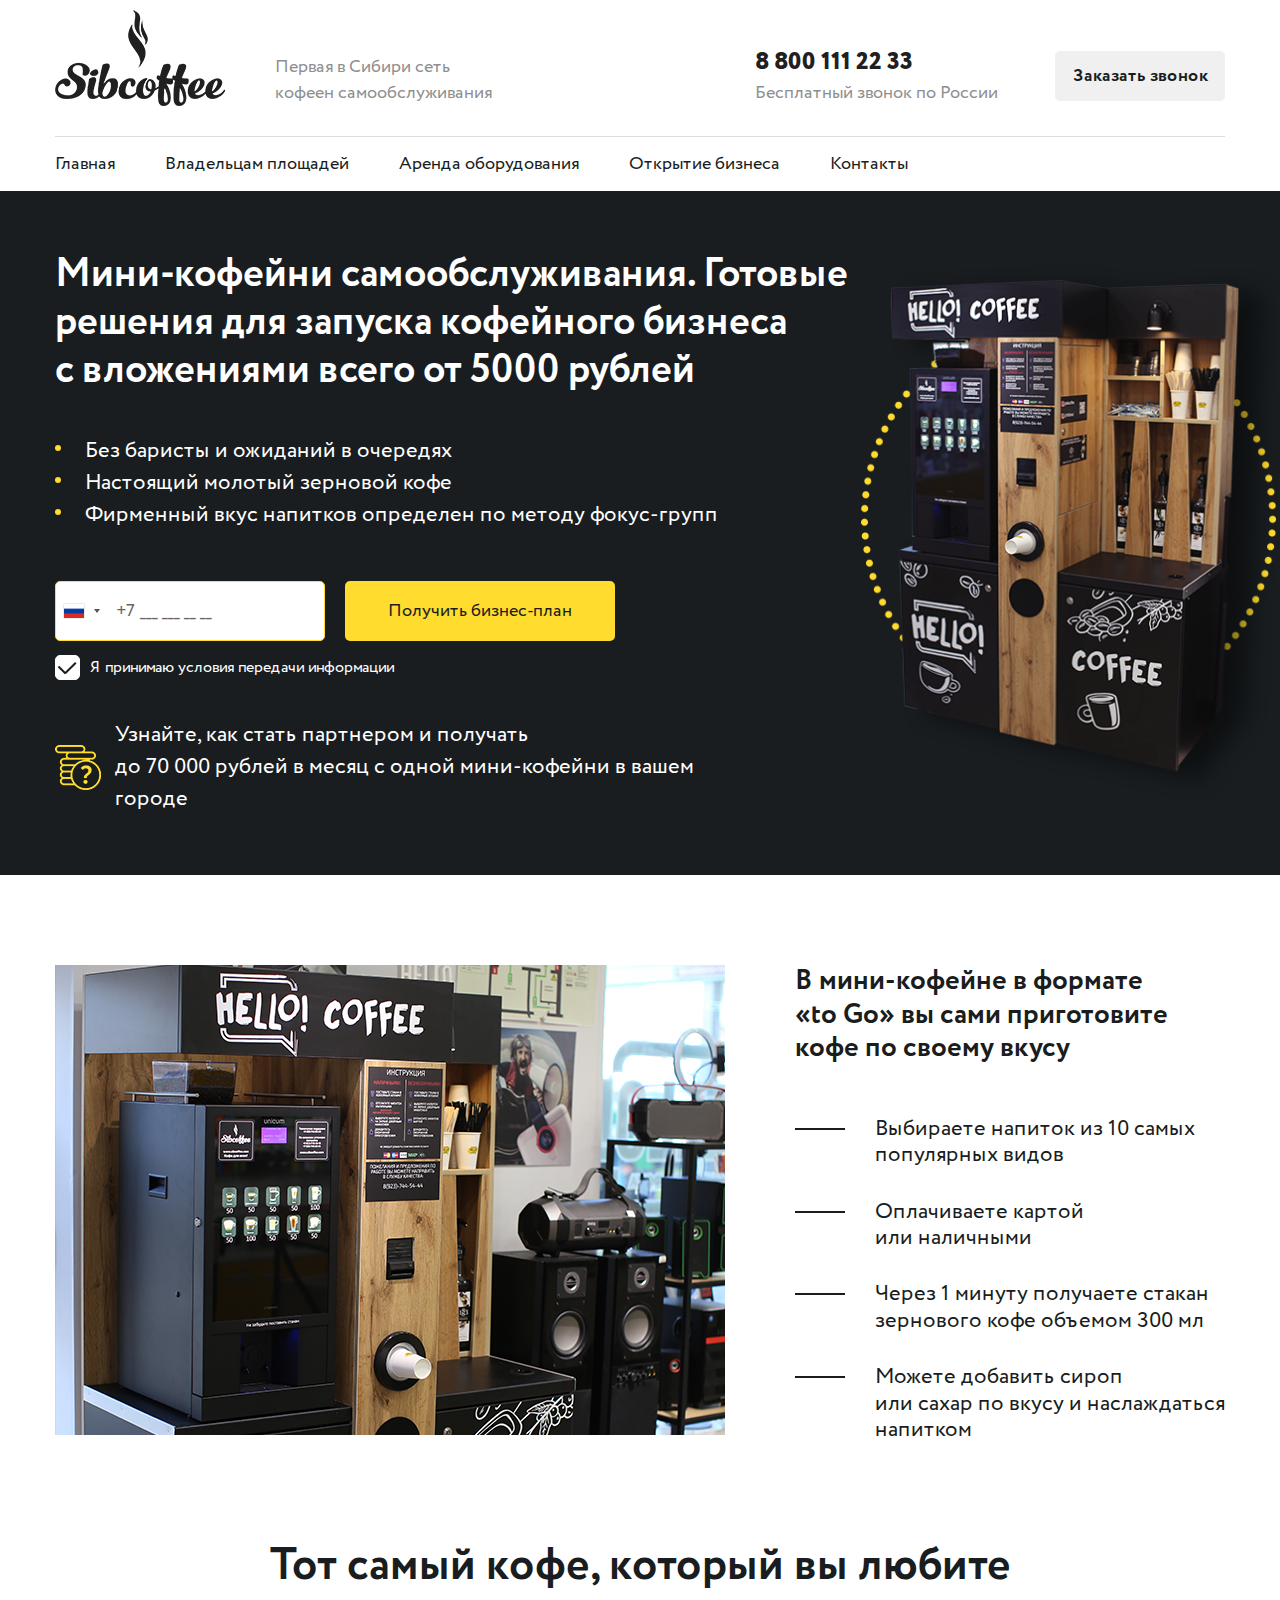
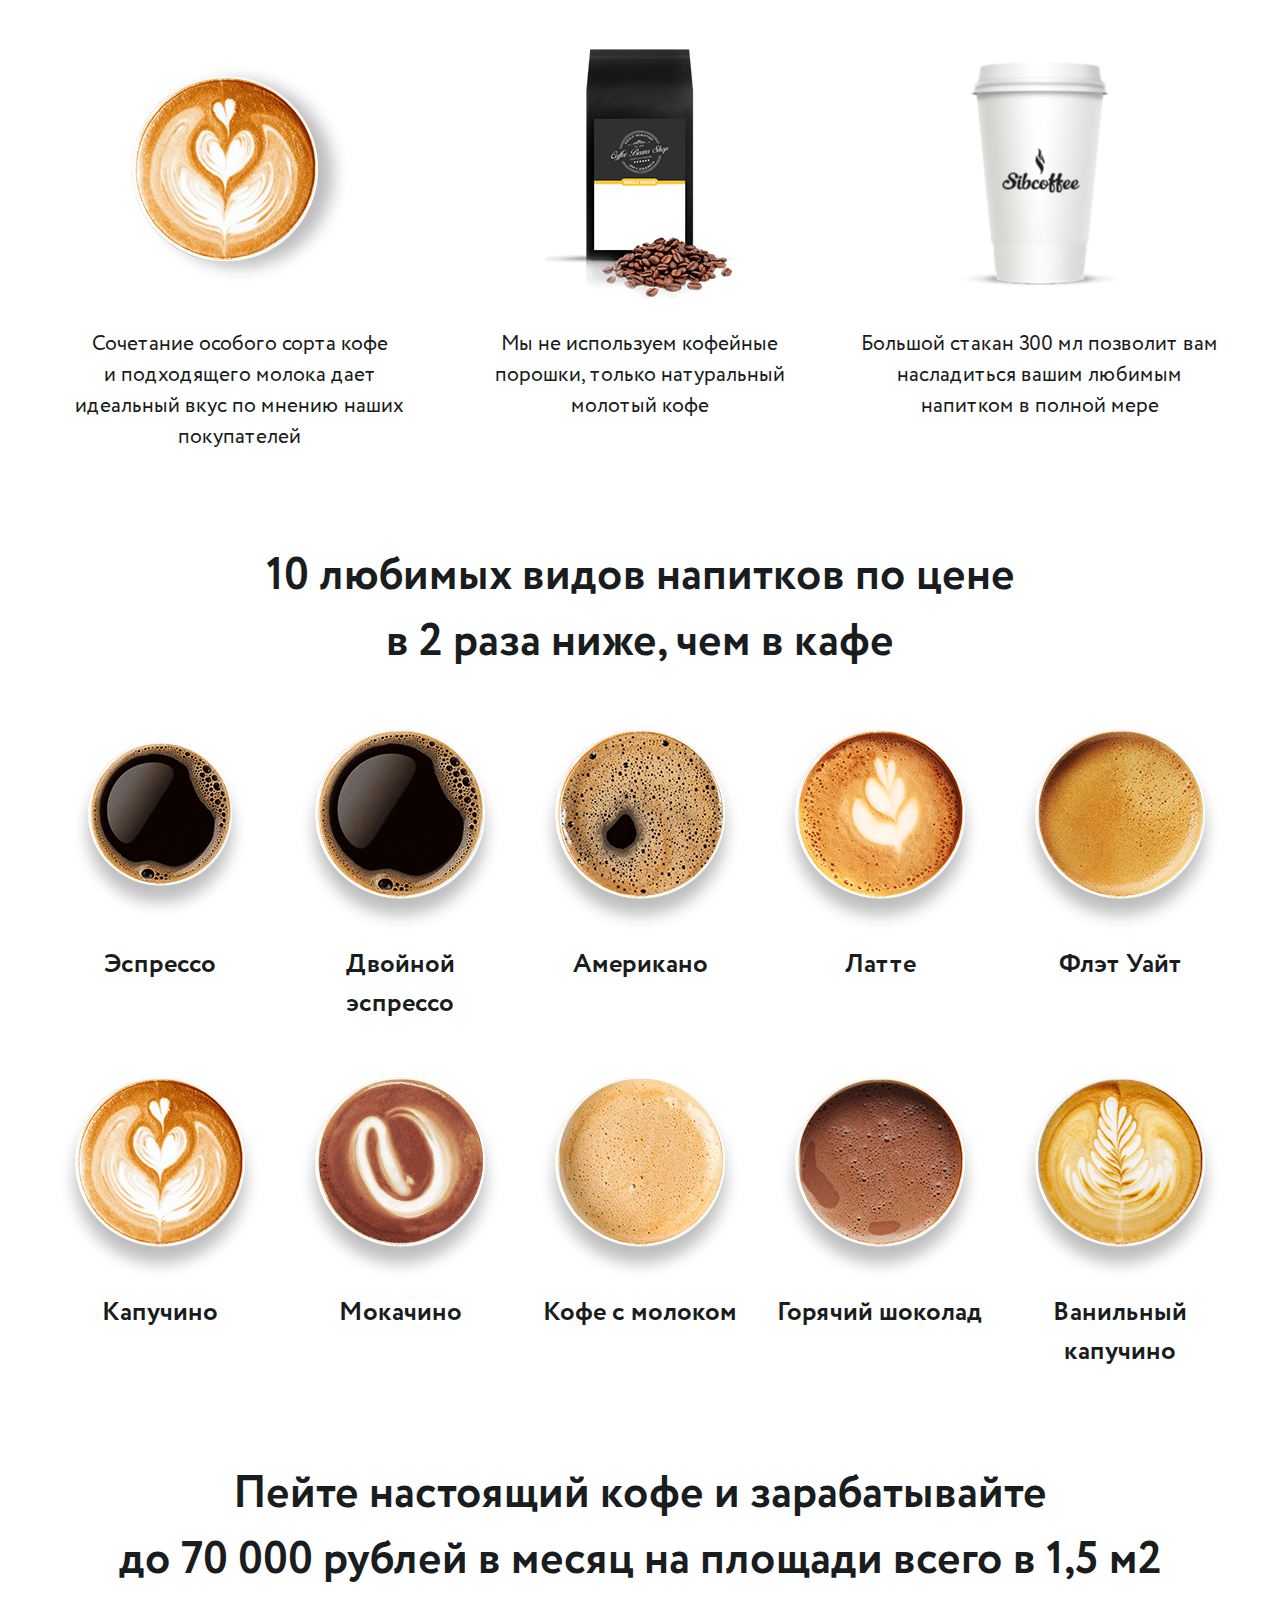
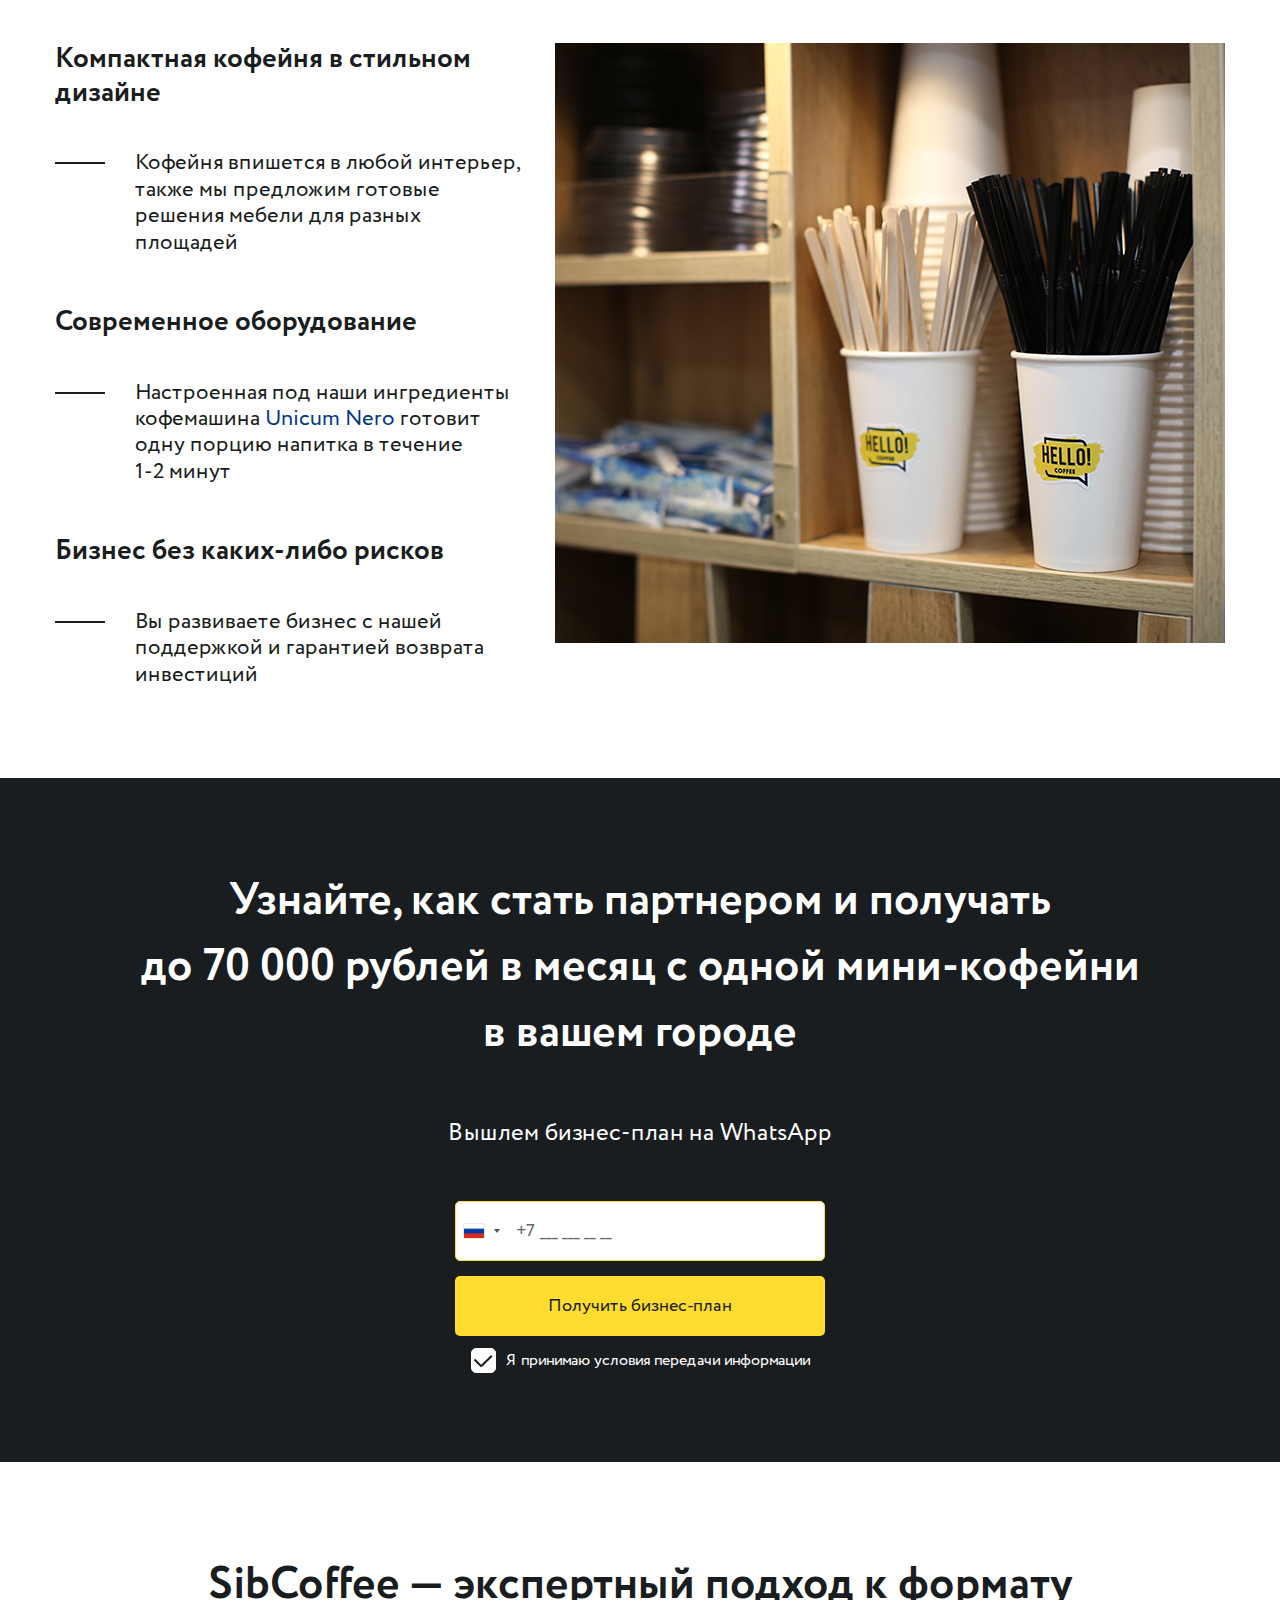
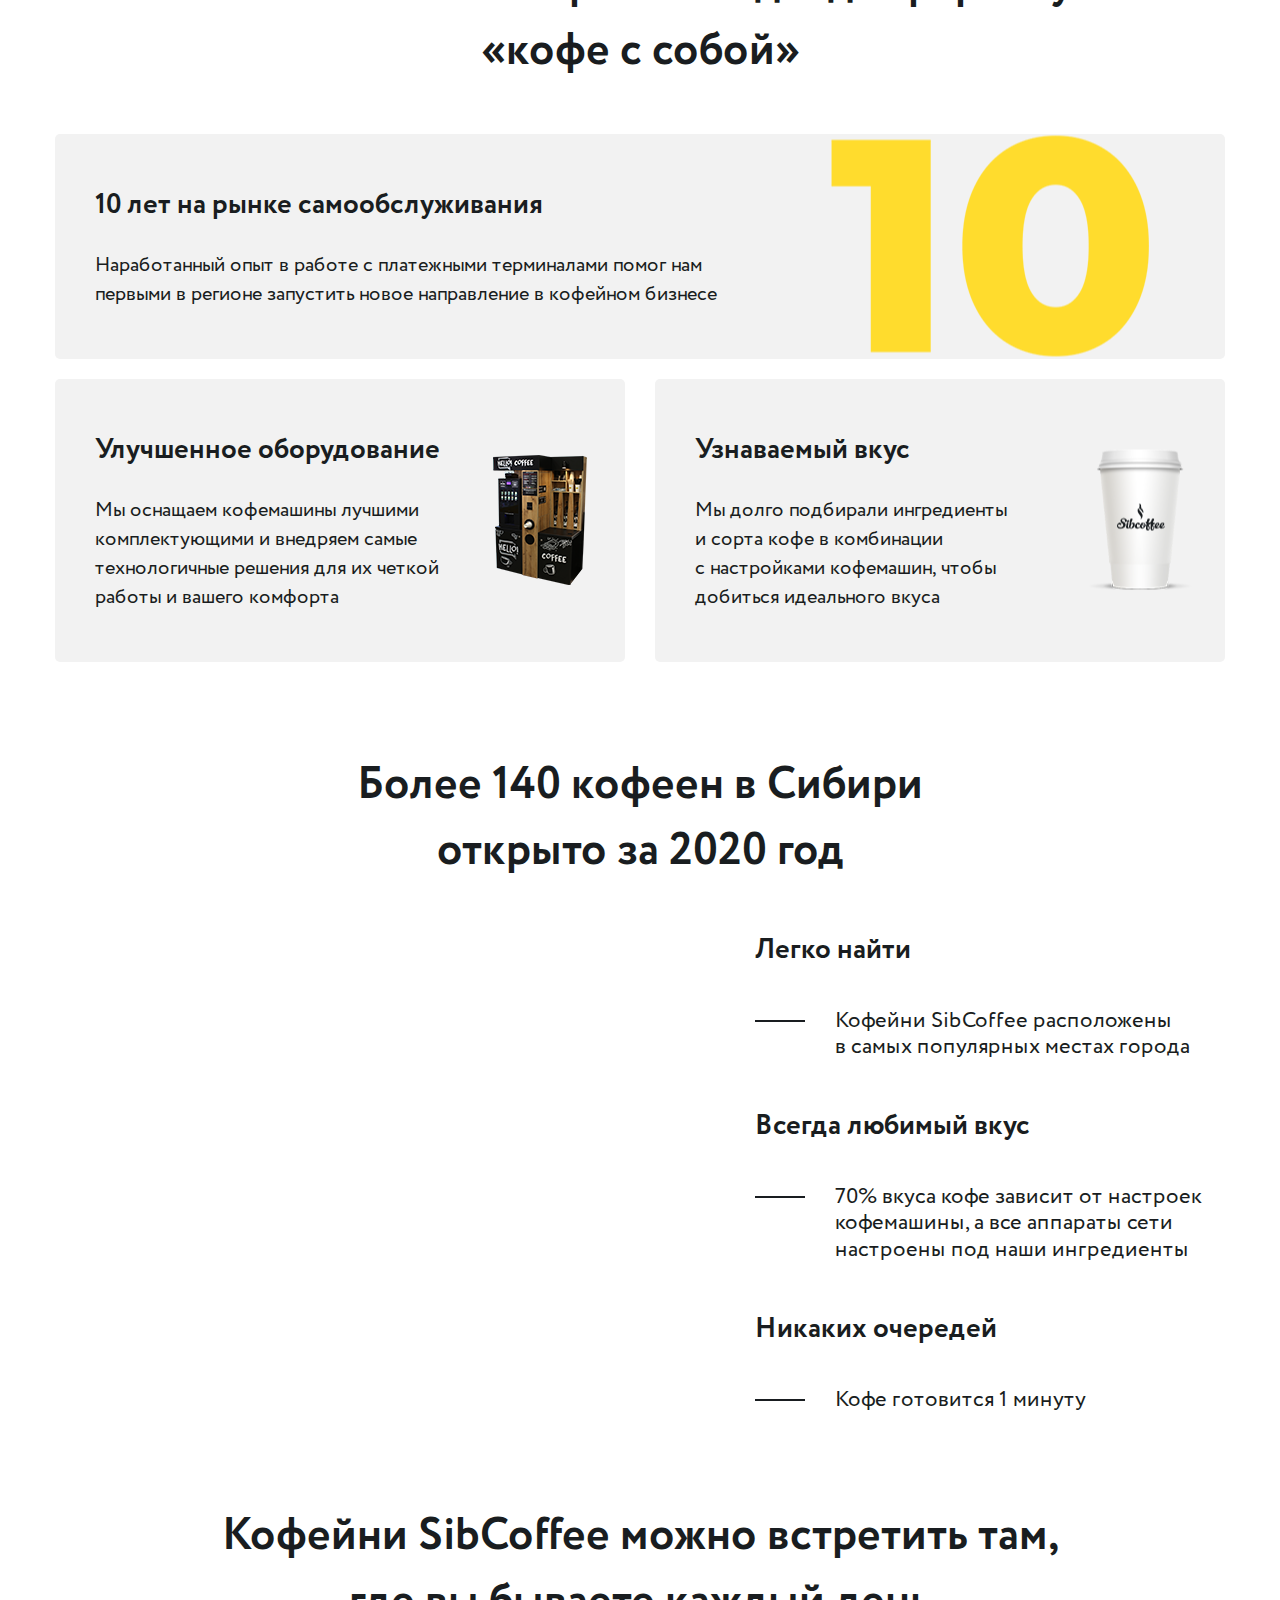
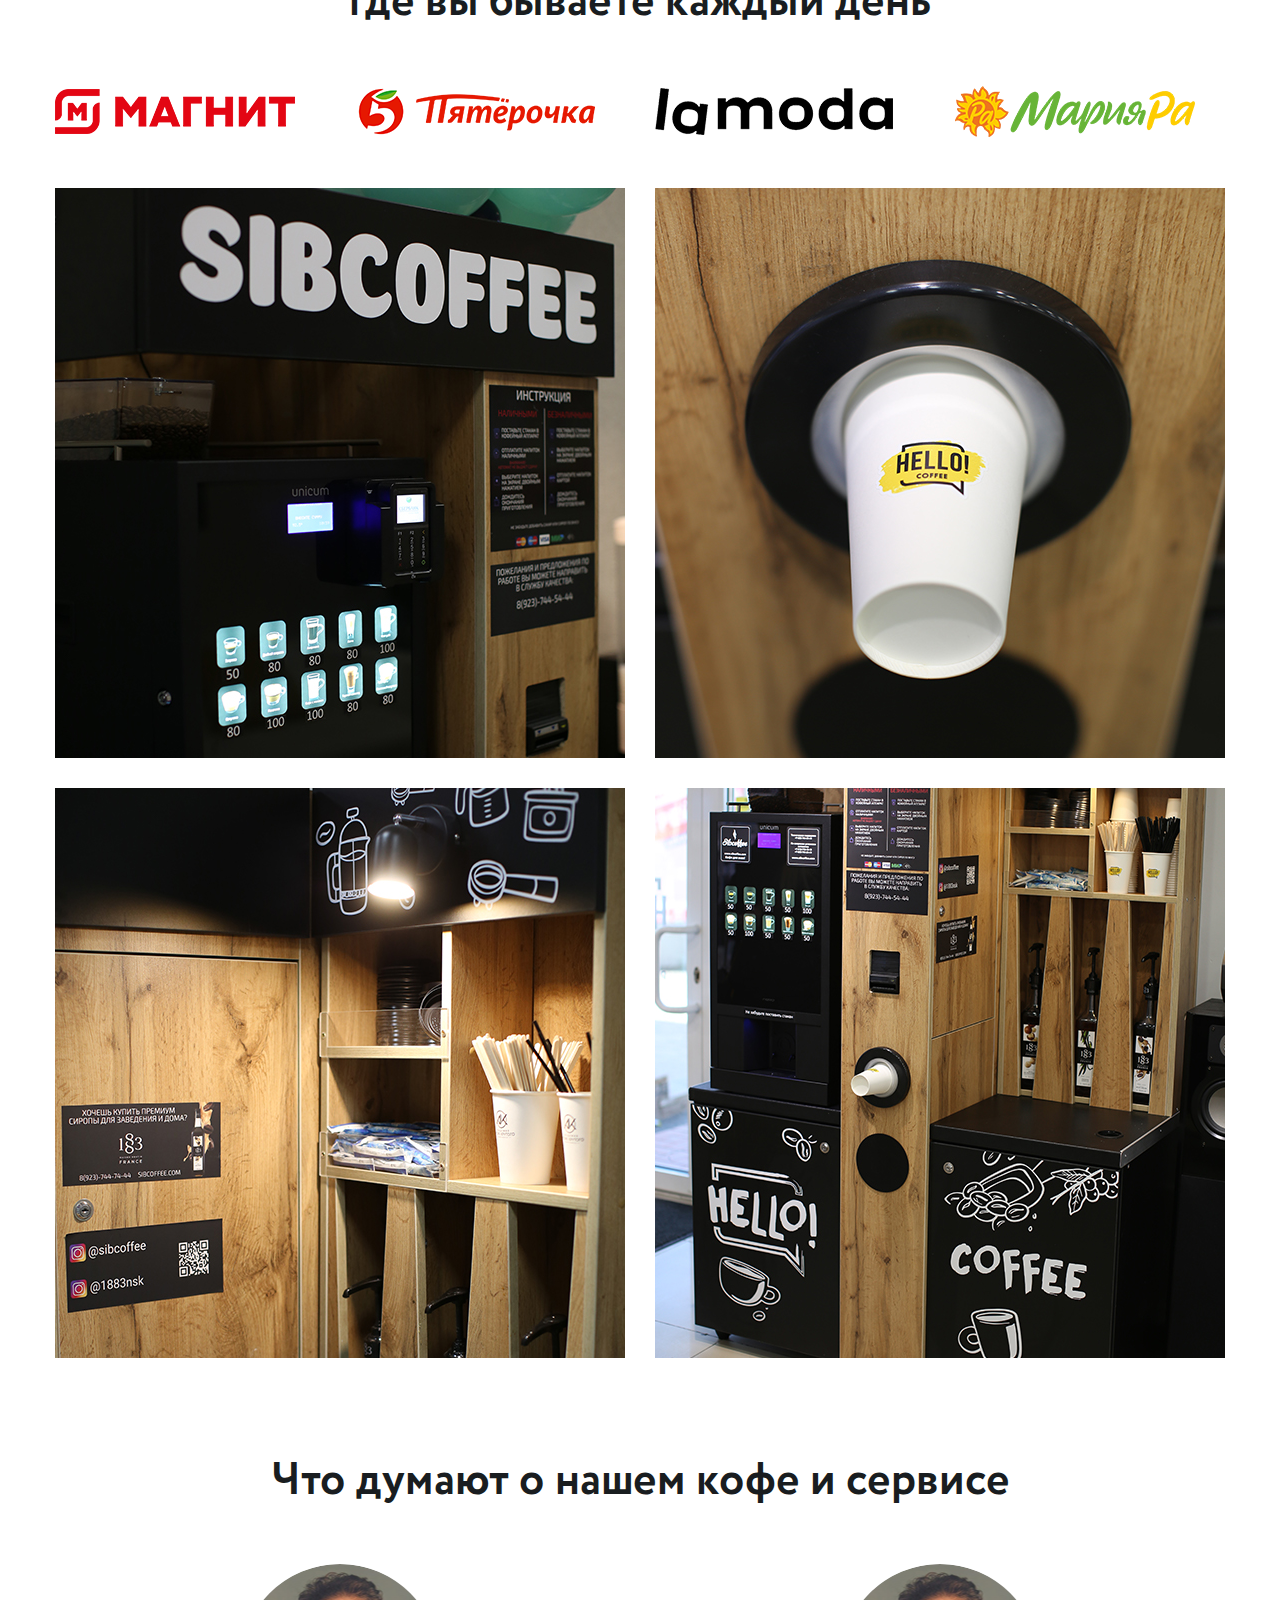
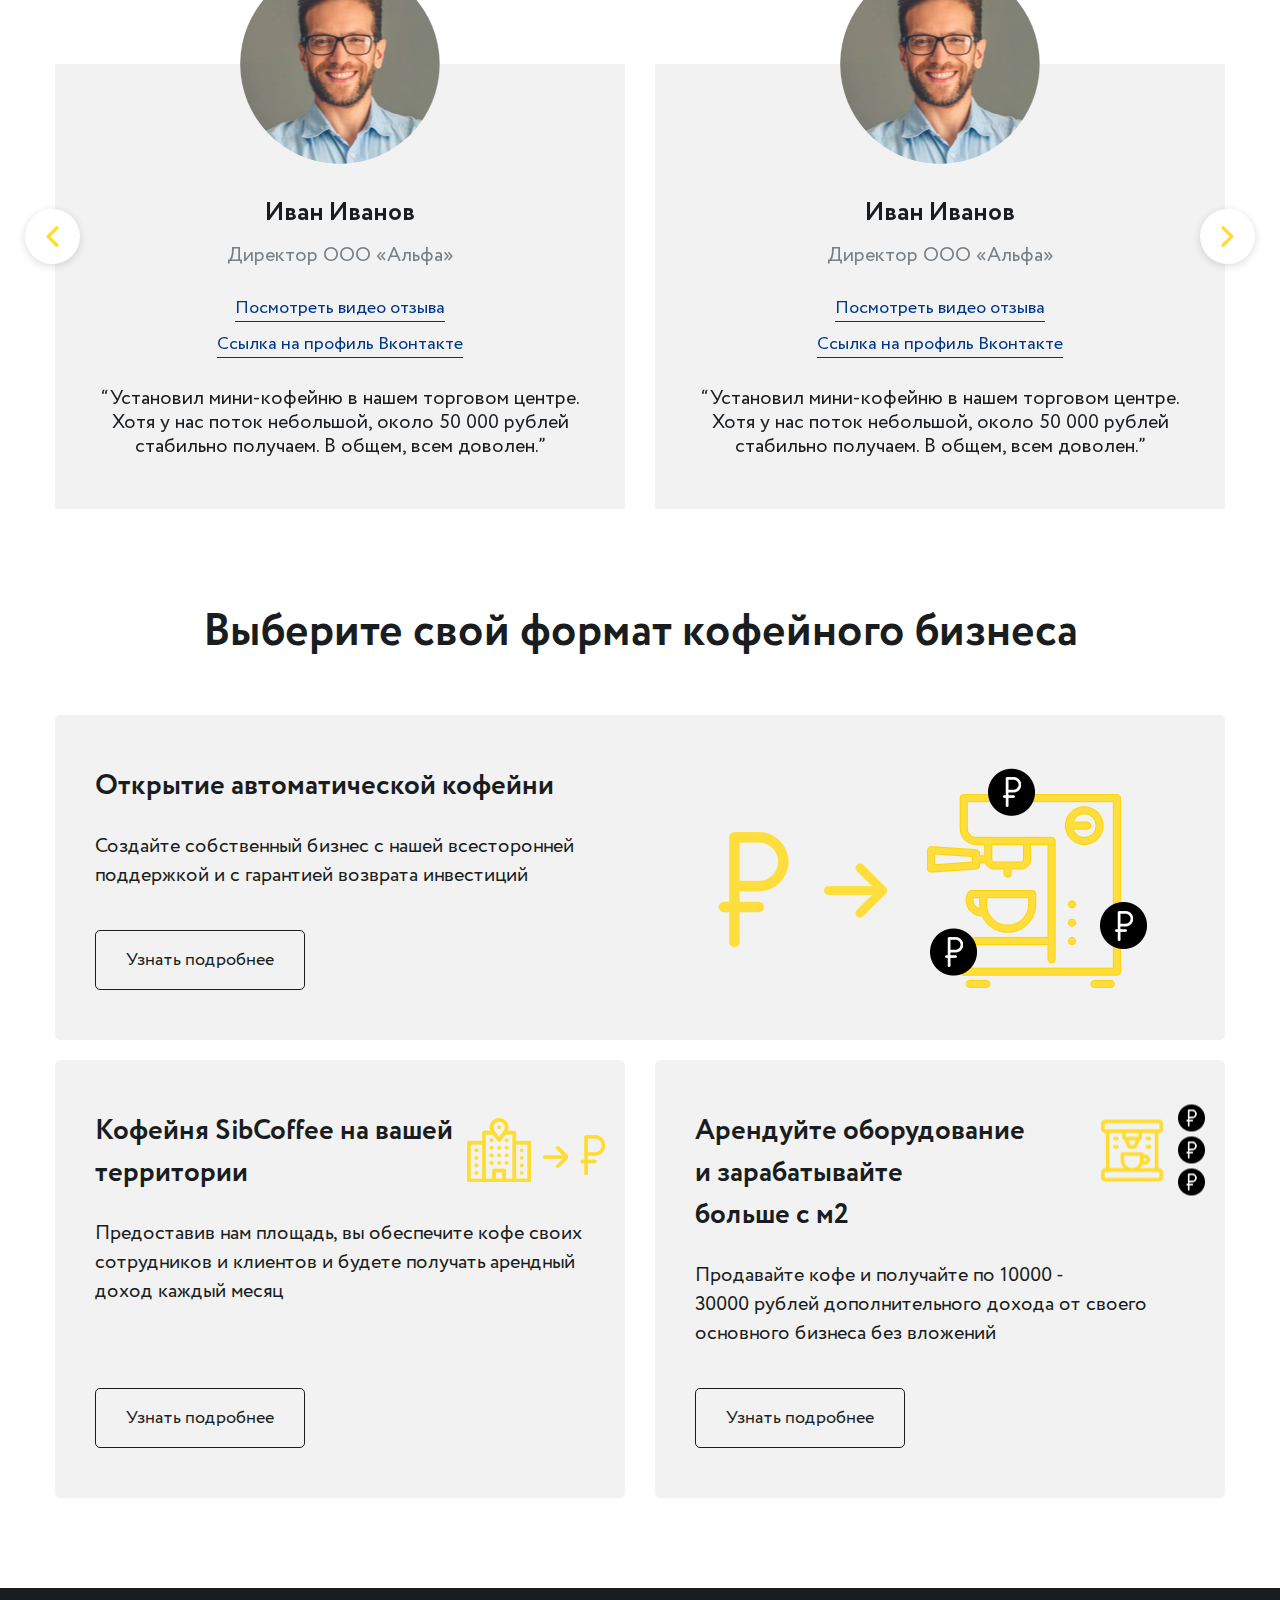
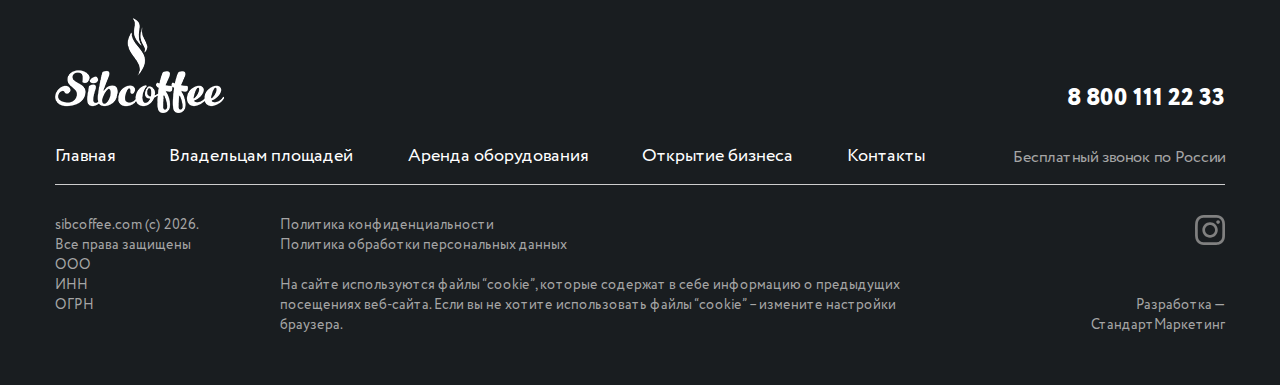
<file: index.html>
<!DOCTYPE html>
<html>
<head>
	<title></title>
	<meta name="keywords" content=''>
	<meta name="description" content=''>

	<meta name="format-detection" content="telephone=no">

	<meta http-equiv="Content-Type" content="text/html; charset=utf-8">
	<meta name="viewport" content="width=device-width,minimum-scale=1,maximum-scale=1">
	<link rel="stylesheet" href="css/reset.css" type="text/css">
	<link rel="stylesheet" href="css/jquery.fancybox.css" type="text/css">
	<link rel="stylesheet" href="css/slick.css" type="text/css">
	<link rel="stylesheet" href="css/intlTelInput.css" type="text/css">
	<link rel="stylesheet" href="css/layout.css" type="text/css">
	<link rel="stylesheet" href="css/main.css" type="text/css">

</head>
<body>
	<div class="body-wrap">
		<div class="header">
			<div class="header-content">
				<div class="container">
					<div class="wrap">
						<div class="mobile-btn">
							<div class="mobile-btn-el"></div>
						</div>
						<div class="header-logo">
							<div class="logo">
								<a href="/"><img src="i/logo.png"></a>
							</div>
							<div class="slogan">Первая в&nbsp;Сибири сеть<br> кофеен самообслуживания</div>
						</div>
						<div class="header-info">
							<div class="phone">
								<a href="tel:88001112233">8 800 111 22 33</a>
								<p>Бесплатный звонок по&nbsp;России</p>
							</div>
							<a href="#popup-callback" class="b-btn grey-btn fancybox">Заказать звонок</a>
						</div>
					</div>
				</div>
			</div>
			<div class="header-nav">
				<div class="container">
					<div class="wrap">
						<ul class="nav">
							<li><a href="/">Главная</a></li>
							<li><a href="/">Владельцам площадей</a></li>
							<li><a href="/">Аренда оборудования</a></li>
							<li><a href="/">Открытие бизнеса</a></li>
							<li><a href="/">Контакты</a></li>
						</ul>
					</div>
				</div>
			</div>
			<div class="mobile-menu">
				<div class="close-btn"></div>
				<ul class="nav">
					<li><a href="/">Главная</a></li>
					<li><a href="/">Владельцам площадей</a></li>
					<li><a href="/">Аренда оборудования</a></li>
					<li><a href="/">Открытие бизнеса</a></li>
					<li><a href="/">Контакты</a></li>
				</ul>
				<div class="phone">
					<a href="tel:88001112233">8 800 111 22 33</a>
					<p>Бесплатный звонок по&nbsp;России</p>
				</div>
				<a href="#popup-callback" class="b-btn grey-btn fancybox">Заказать звонок</a>
			</div>
		</div>

		<div class="b-face">
			<div class="container">
				<div class="wrap">
					<div class="content">
						<h2 class="title">Мини-кофейни самообслуживания. Готовые решения для&nbsp;запуска кофейного бизнеса с&nbsp;вложениями всего от&nbsp;5000&nbsp;рублей</h2>
						<div class="text">
							<ul>
								<li>Без баристы и&nbsp;ожиданий в&nbsp;очередях</li>
								<li>Настоящий молотый зерновой кофе</li>
								<li>Фирменный вкус напитков определен по&nbsp;методу фокус-групп</li>
							</ul>
						</div>
						<div class="b-form">
							<form>
								<div class="flex">
									<div class="b-input">
										<input type="tel" placeholder="+7 923 456 78 90">
									</div>
									<button type="submit" class="b-btn">Получить бизнес-план</button>
								</div>
								<div class="policy-text"><div class="radio-btn active"></div>Я принимаю <a href="#popup-policy" class="fancybox">условия передачи информации</a></div>
							</form>
						</div>
						<div class="partner">
							<img src="i/partner-icon.png">
							<span>Узнайте, как стать партнером и&nbsp;получать до&nbsp;70&nbsp;000&nbsp;рублей в&nbsp;месяц с&nbsp;одной мини-кофейни в&nbsp;вашем городе</span>
						</div>
					</div>
					<div class="image"><img src="i/face-img.png"></div>
				</div>
			</div>
		</div>

		<div class="b-section first">
			<div class="container">
				<div class="b-text-img">
					<div class="image"><img src="i/coffee-img.jpg"></div>
					<div class="content">
						<h2 class="title">В мини-кофейне в&nbsp;формате «to&nbsp;Go» вы сами приготовите кофе по&nbsp;своему вкусу</h2>
						<div class="text">
							<ul>
								<li>Выбираете напиток из&nbsp;10&nbsp;самых популярных видов</li>
								<li>Оплачиваете картой или&nbsp;наличными</li>
								<li>Через 1 минуту получаете стакан зернового кофе объемом&nbsp;300&nbsp;мл</li>
								<li>Можете добавить сироп или&nbsp;сахар по&nbsp;вкусу и&nbsp;наслаждаться напитком</li>
							</ul>
						</div>
					</div>
				</div>
			</div>
		</div>

		<div class="b-section">
			<div class="container">
				<h2 class="b-title">Тот самый кофе, который вы любите</h2>
				<ul class="b-advs">
					<li>
						<div class="image"><img src="i/adv-1.png"></div>
						<div class="text">Сочетание особого сорта кофе и&nbsp;подходящего молока дает идеальный вкус по&nbsp;мнению наших покупателей</div>
					</li>
					<li>
						<div class="image"><img src="i/adv-2.png"></div>
						<div class="text">Мы не используем кофейные порошки, только натуральный молотый кофе</div>
					</li>
					<li>
						<div class="image"><img src="i/adv-3.png"></div>
						<div class="text">Большой стакан 300&nbsp;мл позволит вам насладиться вашим любимым напитком в&nbsp;полной мере</div>
					</li>
				</ul>
			</div>
		</div>

		<div class="b-section">
			<div class="container">
				<h2 class="b-title">10 любимых видов напитков по&nbsp;цене<br> в&nbsp;2&nbsp;раза ниже, чем&nbsp;в&nbsp;кафе</h2>
				<ul class="b-types">
					<li>
						<div class="image"><img src="i/type-1.png"></div>
						<div class="name">Эспрессо</div>
					</li>
					<li>
						<div class="image"><img src="i/type-2.png"></div>
						<div class="name">Двойной эспрессо</div>
					</li>
					<li>
						<div class="image"><img src="i/type-3.png"></div>
						<div class="name">Американо</div>
					</li>
					<li>
						<div class="image"><img src="i/type-4.png"></div>
						<div class="name">Латте</div>
					</li>
					<li>
						<div class="image"><img src="i/type-5.png"></div>
						<div class="name">Флэт Уайт</div>
					</li>
					<li>
						<div class="image"><img src="i/type-6.png"></div>
						<div class="name">Капучино</div>
					</li>
					<li>
						<div class="image"><img src="i/type-7.png"></div>
						<div class="name">Мокачино</div>
					</li>
					<li>
						<div class="image"><img src="i/type-8.png"></div>
						<div class="name">Кофе с&nbsp;молоком</div>
					</li>
					<li>
						<div class="image"><img src="i/type-9.png"></div>
						<div class="name">Горячий шоколад</div>
					</li>
					<li>
						<div class="image"><img src="i/type-10.png"></div>
						<div class="name">Ванильный капучино</div>
					</li>
				</ul>
			</div>
		</div>

		<div class="b-section last">
			<div class="container">
				<h2 class="b-title">Пейте настоящий кофе и&nbsp;зарабатывайте <nobr>до 70 000 рублей</nobr> в&nbsp;месяц на&nbsp;площади всего <nobr>в 1,5 м2</nobr></h2>
				<div class="b-text-img right-img margin">
					<div class="image"><img src="i/coffee-img-2.jpg"></div>
					<div class="content big">
						<div class="items">
							<div class="item">
								<div class="title">Компактная кофейня в&nbsp;стильном дизайне</div>
								<div class="text">
									<ul>
										<li>Кофейня впишется в&nbsp;любой интерьер, также мы предложим готовые решения мебели для&nbsp;разных площадей</li>
									</ul>
								</div>
							</div>
							<div class="item">
								<div class="title">Современное оборудование</div>
								<div class="text">
									<ul>
										<li>Настроенная под&nbsp;наши ингредиенты кофемашина <a href="#" target="_blank">Unicum Nero</a> готовит одну порцию напитка в&nbsp;течение <nobr>1-2 минут</nobr></li>
									</ul>
								</div>
							</div>
							<div class="item">
								<div class="title">Бизнес без каких-либо рисков</div>
								<div class="text">
									<ul>
										<li>Вы развиваете бизнес с&nbsp;нашей поддержкой и&nbsp;гарантией возврата инвестиций</li>
									</ul>
								</div>
							</div>
						</div>
					</div>
				</div>
			</div>
		</div>

		<div class="b-section first last dark">
			<div class="container">
				<h2 class="b-title">Узнайте, как стать партнером и&nbsp;получать <nobr>до 70 000 рублей</nobr> в&nbsp;месяц с&nbsp;одной мини-кофейни в&nbsp;вашем городе</h2>
				<div class="b-form-title">Вышлем бизнес-план на&nbsp;WhatsApp</div>
				<div class="b-form">
					<form>
						<div class="b-input">
							<input type="tel" placeholder="+7 923 456 78 90">
						</div>
						<button type="submit" class="b-btn">Получить бизнес-план</button>
						<div class="policy-text"><div class="radio-btn active"></div>Я принимаю <a href="#popup-policy" class="fancybox">условия передачи информации</a></div>
					</form>
				</div>
			</div>
		</div>

		<div class="b-section first">
			<div class="container">
				<h2 class="b-title">SibCoffee — экспертный подход к&nbsp;формату «кофе&nbsp;с&nbsp;собой»</h2>
				<div class="b-cards">
					<div class="card big">
						<img src="i/card-img.png">
						<div class="title">10 лет на&nbsp;рынке самообслуживания</div>
						<div class="text">Наработанный опыт в&nbsp;работе с&nbsp;платежными терминалами помог нам первыми в&nbsp;регионе запустить новое направление в&nbsp;кофейном бизнесе</div>
					</div>
					<div class="card">
						<img src="i/card-img-2.png">
						<div class="title">Улучшенное оборудование</div>
						<div class="text">Мы оснащаем кофемашины лучшими комплектующими и&nbsp;внедряем самые технологичные решения для их четкой работы и&nbsp;вашего комфорта</div>
					</div>
					<div class="card">
						<img src="i/card-img-3.png">
						<div class="title">Узнаваемый вкус</div>
						<div class="text">Мы долго подбирали ингредиенты и&nbsp;сорта кофе в&nbsp;комбинации с&nbsp;настройками кофемашин, чтобы добиться идеального вкуса</div>
					</div>
				</div>
			</div>
		</div>

		<div class="b-section">
			<div class="container">
				<h2 class="b-title">Более 140 кофеен в&nbsp;Сибири<br> открыто <nobr>за 2020 год</nobr></h2>
				<div class="b-text-img margin height-align">
					<div class="image">
						<iframe src="https://yandex.ru/map-widget/v1/-/CCUMRVWWHB" frameborder="0" allowfullscreen="true"></iframe>
					</div>
					<div class="content big">
						<div class="items">
							<div class="item">
								<div class="title">Легко найти</div>
								<div class="text">
									<ul>
										<li>Кофейни SibCoffee расположены в&nbsp;самых популярных местах города</li>
									</ul>
								</div>
							</div>
							<div class="item">
								<div class="title">Всегда любимый вкус</div>
								<div class="text">
									<ul>
										<li>70% вкуса кофе зависит от&nbsp;настроек кофемашины, а все аппараты сети настроены под наши ингредиенты</li>
									</ul>
								</div>
							</div>
							<div class="item">
								<div class="title">Никаких очередей</div>
								<div class="text">
									<ul>
										<li>Кофе готовится 1&nbsp;минуту</li>
									</ul>
								</div>
							</div>
						</div>
					</div>
				</div>
			</div>
		</div>

		<div class="b-section">
			<div class="container">
				<h2 class="b-title">Кофейни SibCoffee можно встретить там,<br> где вы бываете каждый день</h2>
				<ul class="b-logos">
					<li><img src="i/logo-1.png"></li>
					<li><img src="i/logo-2.png"></li>
					<li><img src="i/logo-3.png"></li>
					<li><img src="i/logo-4.png"></li>
				</ul>
				<ul class="b-gal">
					<li><a href="i/gal-img-1.jpg" class="fancybox-gal" data-fancybox="gal-1"><img src="i/gal-img-1.jpg"></a></li>
					<li><a href="i/gal-img-2.jpg" class="fancybox-gal" data-fancybox="gal-1"><img src="i/gal-img-2.jpg"></a></li>
					<li><a href="i/gal-img-3.jpg" class="fancybox-gal" data-fancybox="gal-1"><img src="i/gal-img-3.jpg"></a></li>
					<li><a href="i/gal-img-4.jpg" class="fancybox-gal" data-fancybox="gal-1"><img src="i/gal-img-4.jpg"></a></li>
				</ul>
			</div>
		</div>

		<div class="b-section">
			<div class="container">
				<h2 class="b-title">Что думают о&nbsp;нашем кофе и&nbsp;сервисе</h2>
				<div class="b-rev-slider">
					<div class="slide">
						<div class="photo" style="background-image:url('i/rev-photo.jpg');"></div>
						<div class="name">Иван Иванов</div>
						<div class="pos">Директор ООО «Альфа»</div>
						<ul class="links">
							<li><a href="https://www.youtube.com/watch?v=KA-DryAZanM" class="fancybox">Посмотреть видео отзыва</a></li>
							<li><a href="https://vk.com" target="_blank">Ссылка на&nbsp;профиль Вконтакте</a></li>
						</ul>
						<div class="text">
							<p>“Установил мини-кофейню в нашем торговом центре. Хотя у нас поток небольшой, около 50 000 рублей стабильно получаем. В общем, всем доволен.”</p>
						</div>
					</div>
					<div class="slide">
						<div class="photo" style="background-image:url('i/rev-photo.jpg');"></div>
						<div class="name">Иван Иванов</div>
						<div class="pos">Директор ООО «Альфа»</div>
						<ul class="links">
							<li><a href="https://www.youtube.com/watch?v=KA-DryAZanM" class="fancybox">Посмотреть видео отзыва</a></li>
							<li><a href="https://vk.com" target="_blank">Ссылка на&nbsp;профиль Вконтакте</a></li>
						</ul>
						<div class="text">
							<p>“Установил мини-кофейню в нашем торговом центре. Хотя у нас поток небольшой, около 50 000 рублей стабильно получаем. В общем, всем доволен.”</p>
						</div>
					</div>
					<div class="slide">
						<div class="photo" style="background-image:url('i/rev-photo.jpg');"></div>
						<div class="name">Иван Иванов</div>
						<div class="pos">Директор ООО «Альфа»</div>
						<ul class="links">
							<li><a href="https://www.youtube.com/watch?v=KA-DryAZanM" class="fancybox">Посмотреть видео отзыва</a></li>
							<li><a href="https://vk.com" target="_blank">Ссылка на&nbsp;профиль Вконтакте</a></li>
						</ul>
						<div class="text">
							<p>“Установил мини-кофейню в нашем торговом центре. Хотя у нас поток небольшой, около 50 000 рублей стабильно получаем. В общем, всем доволен.”</p>
						</div>
					</div>
				</div>
			</div>
		</div>

		<div class="b-section last">
			<div class="container">
				<h2 class="b-title">Выберите свой формат кофейного бизнеса</h2>
				<div class="b-formats">
					<div class="card big">
						<div class="content">
							<img src="i/icon-format-1.png" class="icon">
							<div class="title">Открытие автоматической кофейни</div>
							<div class="text">Создайте собственный бизнес с&nbsp;нашей всесторонней поддержкой и&nbsp;с&nbsp;гарантией возврата инвестиций</div>
						</div>
						<a href="#" class="b-btn border-btn">Узнать подробнее</a>
					</div>
					<div class="card">
						<div class="content">
							<img src="i/icon-format-2.png" class="icon">
							<div class="title">Кофейня SibCoffee на&nbsp;вашей территории</div>
							<div class="text">Предоставив нам площадь, вы обеспечите кофе своих сотрудников и&nbsp;клиентов и&nbsp;будете получать арендный доход каждый месяц</div>
						</div>
						<a href="#" class="b-btn border-btn">Узнать подробнее</a>
					</div>
					<div class="card">
						<div class="content">
							<img src="i/icon-format-3.png" class="icon">
							<div class="title">Арендуйте оборудование и&nbsp;зарабатывайте больше&nbsp;с&nbsp;м2</div>
							<div class="text">Продавайте кофе и&nbsp;получайте по&nbsp;10000 - 30000&nbsp;рублей дополнительного дохода от&nbsp;своего основного бизнеса без&nbsp;вложений</div>
						</div>
						<a href="#" class="b-btn border-btn">Узнать подробнее</a>
					</div>
				</div>
			</div>
		</div>

		<div class="footer">
			<div class="container">
				<div class="footer-top">
					<div class="footer-main">
						<div class="footer-logo">
							<a href="/"><img src="i/logo-w.png"></a>
						</div>
						<ul class="nav">
							<li><a href="/">Главная</a></li>
							<li><a href="/">Владельцам площадей</a></li>
							<li><a href="/">Аренда оборудования</a></li>
							<li><a href="/">Открытие бизнеса</a></li>
							<li><a href="/">Контакты</a></li>
						</ul>
					</div>
					<div class="phone">
						<a href="tel:88001112233">8 800 111 22 33</a>
						<p>Бесплатный звонок по&nbsp;России</p>
					</div>
				</div>
				<div class="footer-about">
					<ul class="info">
						<li>sibcoffee.com (c) <span id="footer-year"></span>.</li>
						<li>Все права защищены</li>
						<li>ООО</li>
						<li>ИНН</li>
						<li>ОГРН</li>
					</ul>
					<div class="cookie">
						<ul>
							<li><a href="/" target="_blank">Политика конфиденциальности</a></li>
							<li><a href="#popup-policy" class="fancybox">Политика обработки персональных данных</a></li>
						</ul>
						<div class="text">
							<p>На сайте используются <a href="/" target="_blank">файлы “cookie”</a>, которые содержат в&nbsp;себе информацию о&nbsp;предыдущих посещениях веб-сайта. Если вы не хотите использовать <a href="/" target="_blank">файлы “cookie”</a> – измените настройки браузера.</p>
						</div>
					</div>
					<div class="links">
						<ul class="social">
							<li><a href="#" target="_blank"><img src="i/social-1.svg"></a></li>
						</ul>
						<div class="logo-dev"><a href="https://atkgroup.pro" target="_blank">Разработка — СтандартМаркетинг</a></div>
					</div>
				</div>
			</div>
		</div>

		<div style="display:none;">
			<div class="popup" id="popup-callback">
				<div class="title">Закажите обратный звонок</div>
				<div class="subtitle">Свяжемся с&nbsp;вами в&nbsp;ближайшее время</div>
				<div class="b-form">
					<form>
						<div class="b-input">
							<input type="text" placeholder="Ваше имя">
						</div>
						<div class="b-input">
							<input type="tel" placeholder="+7 923 456 78 90">
						</div>
						<button type="submit" class="b-btn">Получить бизнес-план</button>
						<div class="policy-text"><div class="radio-btn active"></div>Я принимаю <a href="#popup-policy" class="fancybox">условия передачи информации</a></div>
					</form>
				</div>
			</div>

			<div class="popup popup-policy" id="popup-policy">
				<div class="title">Соглашение на обработку персональных данных</div>
				<div class="b-text">
					<p>Данное соглашение создано нами с целью максимальной защищенности ваших данных. Пожалуйста, прочтите внимательно нашу политику конфиденциальности.<br> Когда вы отправляете заявку на нашем сайте с целью получения услуг, какой-либо справочной информации или обратной связи, вы автоматически даете согласие на обработку нами ваших персональных данных, а также иной информации: хранение, использование и сбор. Мы гарантируем, что ваши личные и персональные данные никогда не будут переданы третьим лицам.</p><br>
					<p>Все указываемые персональные данные, такие как:<br> • адрес электронной почты,<br> • ваше имя,<br> • контактный номер телефона</p><br>
					<p>Мы используем исключительно для связи с вами в следующих случаях: ответ на вопросы, обработка ваших заявок.</p>
				</div>
			</div>
		</div>
	</div>

	<script type="text/javascript" src="js/jquery-3.5.1.min.js"></script>
	<script type="text/javascript" src="js/jquery.fancybox.js"></script>
	<script type="text/javascript" src="js/jquery.inputmask.bundle.js"></script>
	<script type="text/javascript" src="js/slick.js"></script>
	<script type="text/javascript" src="js/intlTelInput.min.js"></script>
	<script type="text/javascript" src="js/utils.js"></script>
	<script type="text/javascript" src="js/main.js"></script>
</body>
</html>
</file>
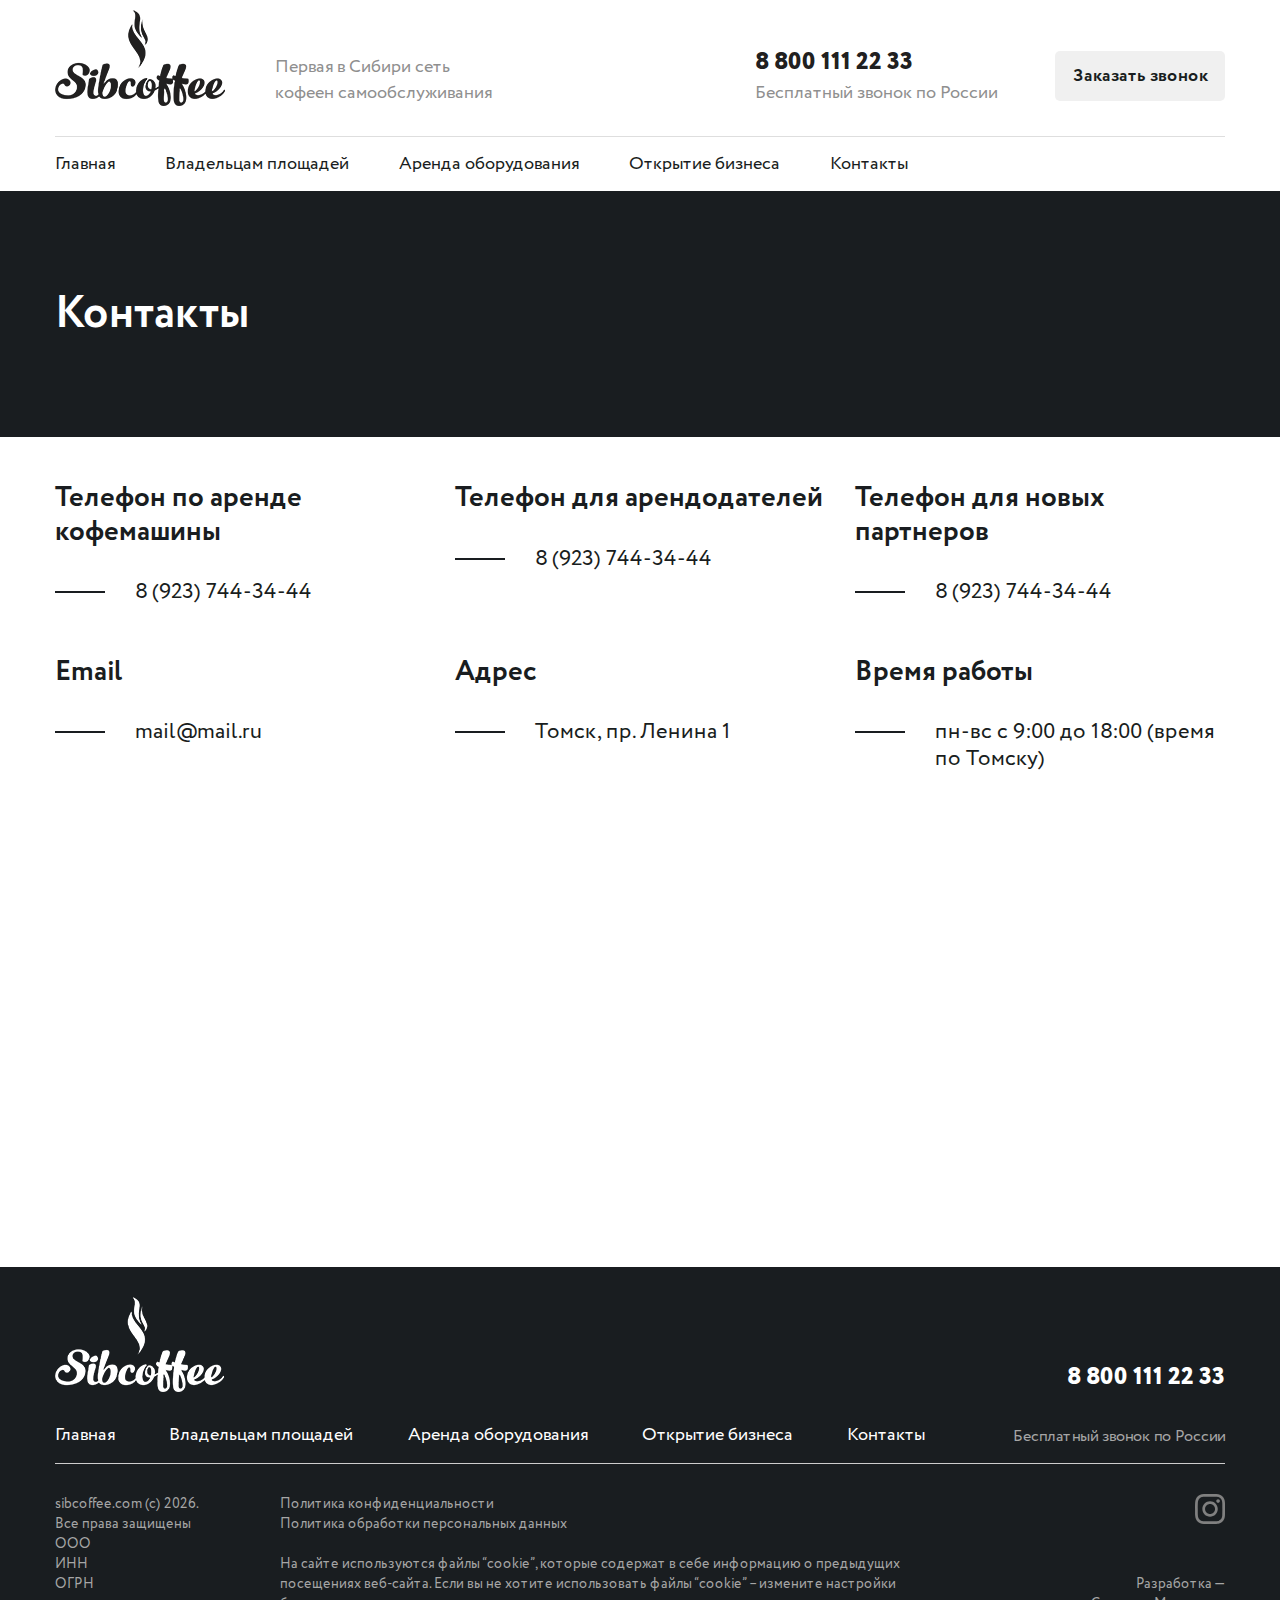
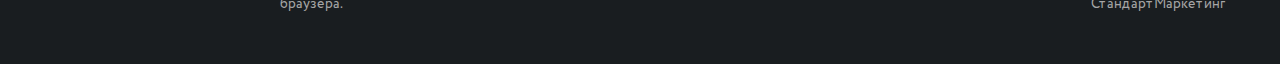
<file: contacts.html>
<!DOCTYPE html>
<html>
<head>
	<title></title>
	<meta name="keywords" content=''>
	<meta name="description" content=''>

	<meta name="format-detection" content="telephone=no">

	<meta http-equiv="Content-Type" content="text/html; charset=utf-8">
	<meta name="viewport" content="width=device-width,minimum-scale=1,maximum-scale=1">
	<link rel="stylesheet" href="css/reset.css" type="text/css">
	<link rel="stylesheet" href="css/jquery.fancybox.css" type="text/css">
	<link rel="stylesheet" href="css/slick.css" type="text/css">
	<link rel="stylesheet" href="css/intlTelInput.css" type="text/css">
	<link rel="stylesheet" href="css/layout.css" type="text/css">
	<link rel="stylesheet" href="css/main.css" type="text/css">

</head>
<body>
	<div class="body-wrap">
		<div class="header">
			<div class="header-content">
				<div class="container">
					<div class="wrap">
						<div class="mobile-btn">
							<div class="mobile-btn-el"></div>
						</div>
						<div class="header-logo">
							<div class="logo">
								<a href="/"><img src="i/logo.png"></a>
							</div>
							<div class="slogan">Первая в&nbsp;Сибири сеть<br> кофеен самообслуживания</div>
						</div>
						<div class="header-info">
							<div class="phone">
								<a href="tel:88001112233">8 800 111 22 33</a>
								<p>Бесплатный звонок по&nbsp;России</p>
							</div>
							<a href="#popup-callback" class="b-btn grey-btn fancybox">Заказать звонок</a>
						</div>
					</div>
				</div>
			</div>
			<div class="header-nav">
				<div class="container">
					<div class="wrap">
						<ul class="nav">
							<li><a href="/">Главная</a></li>
							<li><a href="/">Владельцам площадей</a></li>
							<li><a href="/">Аренда оборудования</a></li>
							<li><a href="/">Открытие бизнеса</a></li>
							<li><a href="/">Контакты</a></li>
						</ul>
					</div>
				</div>
			</div>
			<div class="mobile-menu">
				<div class="close-btn"></div>
				<ul class="nav">
					<li><a href="/">Главная</a></li>
					<li><a href="/">Владельцам площадей</a></li>
					<li><a href="/">Аренда оборудования</a></li>
					<li><a href="/">Открытие бизнеса</a></li>
					<li><a href="/">Контакты</a></li>
				</ul>
				<div class="phone">
					<a href="tel:88001112233">8 800 111 22 33</a>
					<p>Бесплатный звонок по&nbsp;России</p>
				</div>
				<a href="#popup-callback" class="b-btn grey-btn fancybox">Заказать звонок</a>
			</div>
		</div>

		<div class="b-section first last dark left-align">
			<div class="container">
				<h1 class="b-title">Контакты</h1>
			</div>
		</div>

		<div class="b-section">
			<div class="container">
				<ul class="b-contacts">
					<li>
						<div class="title">Телефон по&nbsp;аренде кофемашины</div>
						<div class="info"><a href="tel:89237443444">8 (923) 744-34-44</a></div>
					</li>
					<li>
						<div class="title">Телефон для арендодателей</div>
						<div class="info"><a href="tel:89237443444">8 (923) 744-34-44</a></div>
					</li>
					<li>
						<div class="title">Телефон для новых партнеров</div>
						<div class="info"><a href="tel:89237443444">8 (923) 744-34-44</a></div>
					</li>
					<li>
						<div class="title">Email</div>
						<div class="info"><a href="mailto:mail@mail.ru">mail@mail.ru</a></div>
					</li>
					<li>
						<div class="title">Адрес</div>
						<div class="info">Томск, пр.&nbsp;Ленина&nbsp;1</div>
					</li>
					<li>
						<div class="title">Время работы</div>
						<div class="info">пн-вс <nobr>с 9:00</nobr> <nobr>до 18:00</nobr> (время по&nbsp;Томску)</div>
					</li>
				</ul>
				<div class="b-map">
					<iframe src="https://yandex.ru/map-widget/v1/-/CCUMRVWWHB" frameborder="0" allowfullscreen="true"></iframe>
				</div>
			</div>
		</div>

		<div class="footer">
			<div class="container">
				<div class="footer-top">
					<div class="footer-main">
						<div class="footer-logo">
							<a href="/"><img src="i/logo-w.png"></a>
						</div>
						<ul class="nav">
							<li><a href="/">Главная</a></li>
							<li><a href="/">Владельцам площадей</a></li>
							<li><a href="/">Аренда оборудования</a></li>
							<li><a href="/">Открытие бизнеса</a></li>
							<li><a href="/">Контакты</a></li>
						</ul>
					</div>
					<div class="phone">
						<a href="tel:88001112233">8 800 111 22 33</a>
						<p>Бесплатный звонок по&nbsp;России</p>
					</div>
				</div>
				<div class="footer-about">
					<ul class="info">
						<li>sibcoffee.com (c) <span id="footer-year"></span>.</li>
						<li>Все права защищены</li>
						<li>ООО</li>
						<li>ИНН</li>
						<li>ОГРН</li>
					</ul>
					<div class="cookie">
						<ul>
							<li><a href="/" target="_blank">Политика конфиденциальности</a></li>
							<li><a href="#popup-policy" class="fancybox">Политика обработки персональных данных</a></li>
						</ul>
						<div class="text">
							<p>На сайте используются <a href="/" target="_blank">файлы “cookie”</a>, которые содержат в&nbsp;себе информацию о&nbsp;предыдущих посещениях веб-сайта. Если вы не хотите использовать <a href="/" target="_blank">файлы “cookie”</a> – измените настройки браузера.</p>
						</div>
					</div>
					<div class="links">
						<ul class="social">
							<li><a href="#" target="_blank"><img src="i/social-1.svg"></a></li>
						</ul>
						<div class="logo-dev"><a href="https://atkgroup.pro" target="_blank">Разработка — СтандартМаркетинг</a></div>
					</div>
				</div>
			</div>
		</div>

		<div style="display:none;">
			<div class="popup" id="popup-callback">
				<div class="title">Закажите обратный звонок</div>
				<div class="subtitle">Свяжемся с&nbsp;вами в&nbsp;ближайшее время</div>
				<div class="b-form">
					<form>
						<div class="b-input">
							<input type="text" placeholder="Ваше имя">
						</div>
						<div class="b-input">
							<input type="tel" placeholder="+7 923 456 78 90">
						</div>
						<button type="submit" class="b-btn">Получить бизнес-план</button>
						<div class="policy-text"><div class="radio-btn active"></div>Я принимаю <a href="#popup-policy" class="fancybox">условия передачи информации</a></div>
					</form>
				</div>
			</div>

			<div class="popup popup-policy" id="popup-policy">
				<div class="title">Соглашение на обработку персональных данных</div>
				<div class="b-text">
					<p>Данное соглашение создано нами с целью максимальной защищенности ваших данных. Пожалуйста, прочтите внимательно нашу политику конфиденциальности.<br> Когда вы отправляете заявку на нашем сайте с целью получения услуг, какой-либо справочной информации или обратной связи, вы автоматически даете согласие на обработку нами ваших персональных данных, а также иной информации: хранение, использование и сбор. Мы гарантируем, что ваши личные и персональные данные никогда не будут переданы третьим лицам.</p><br>
					<p>Все указываемые персональные данные, такие как:<br> • адрес электронной почты,<br> • ваше имя,<br> • контактный номер телефона</p><br>
					<p>Мы используем исключительно для связи с вами в следующих случаях: ответ на вопросы, обработка ваших заявок.</p>
				</div>
			</div>
		</div>
	</div>

	<script type="text/javascript" src="js/jquery-3.5.1.min.js"></script>
	<script type="text/javascript" src="js/jquery.fancybox.js"></script>
	<script type="text/javascript" src="js/jquery.inputmask.bundle.js"></script>
	<script type="text/javascript" src="js/slick.js"></script>
	<script type="text/javascript" src="js/intlTelInput.min.js"></script>
	<script type="text/javascript" src="js/utils.js"></script>
	<script type="text/javascript" src="js/main.js"></script>
</body>
</html>
</file>
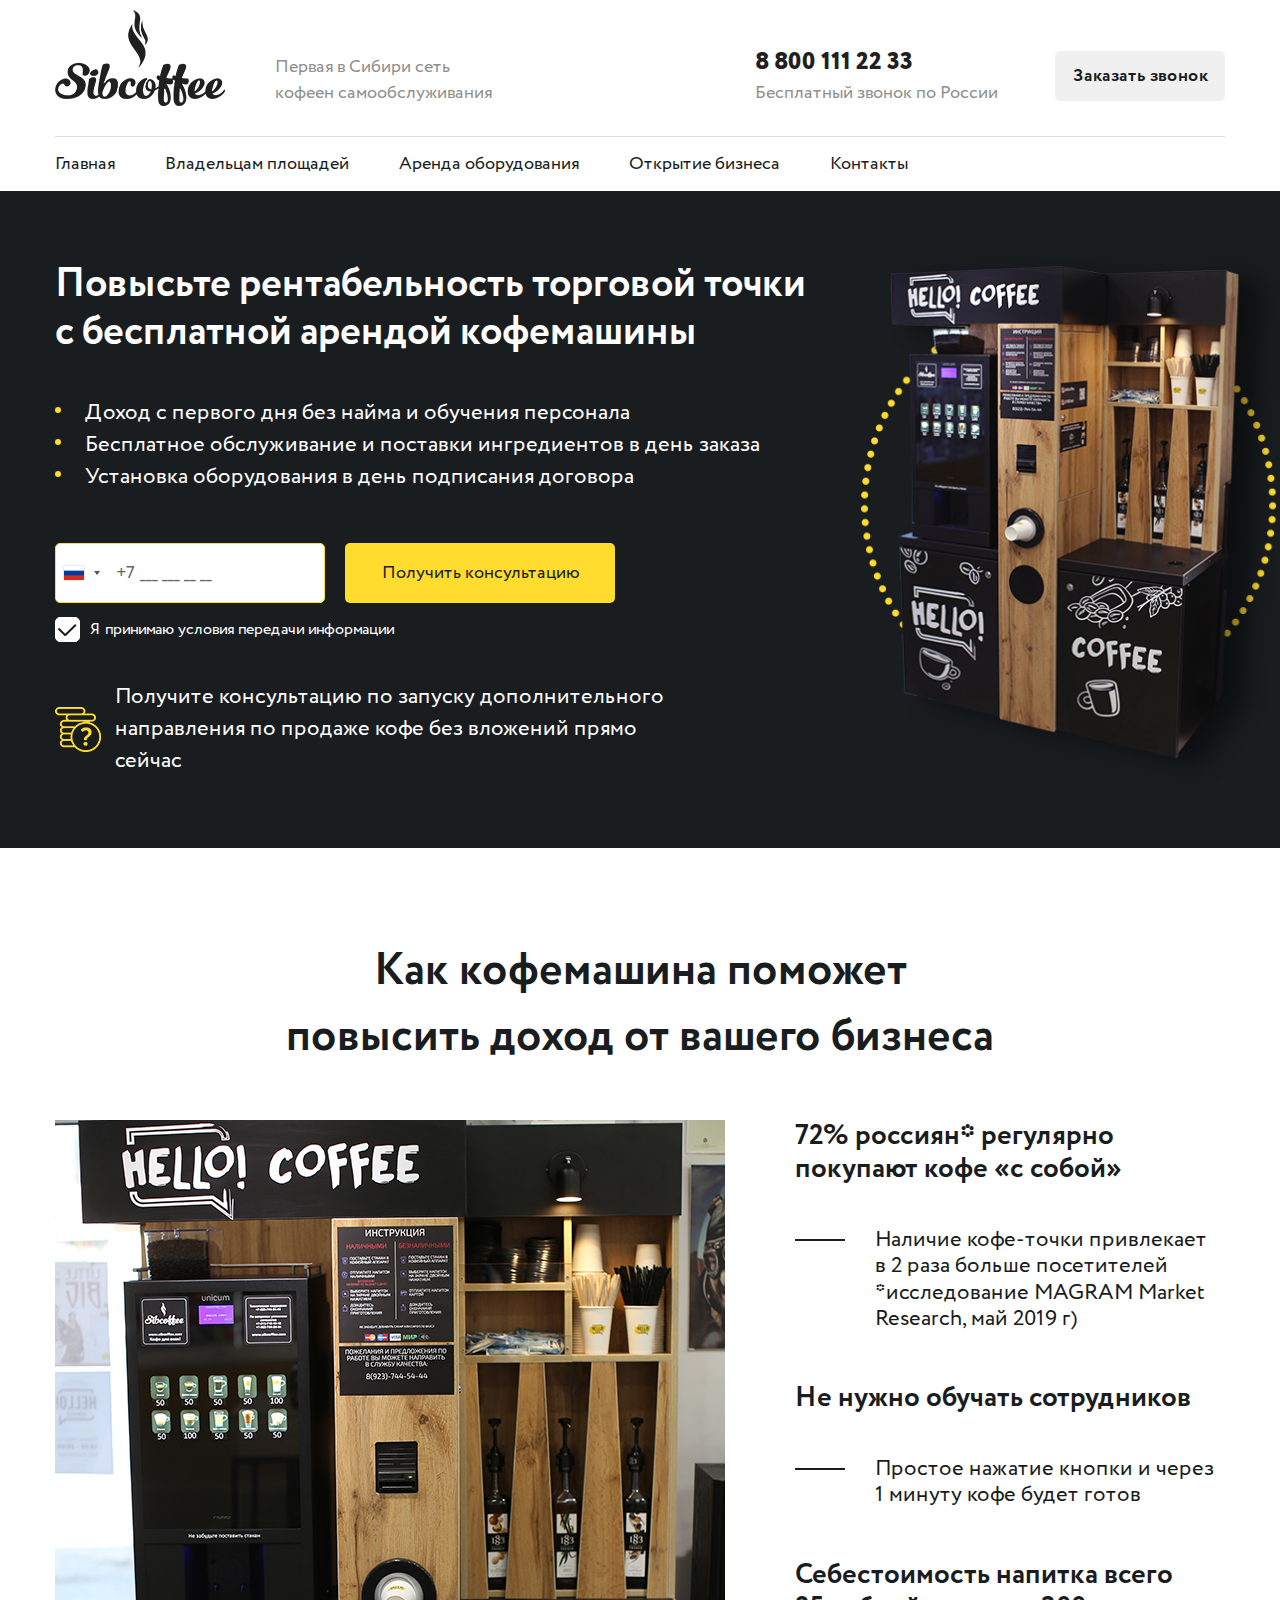
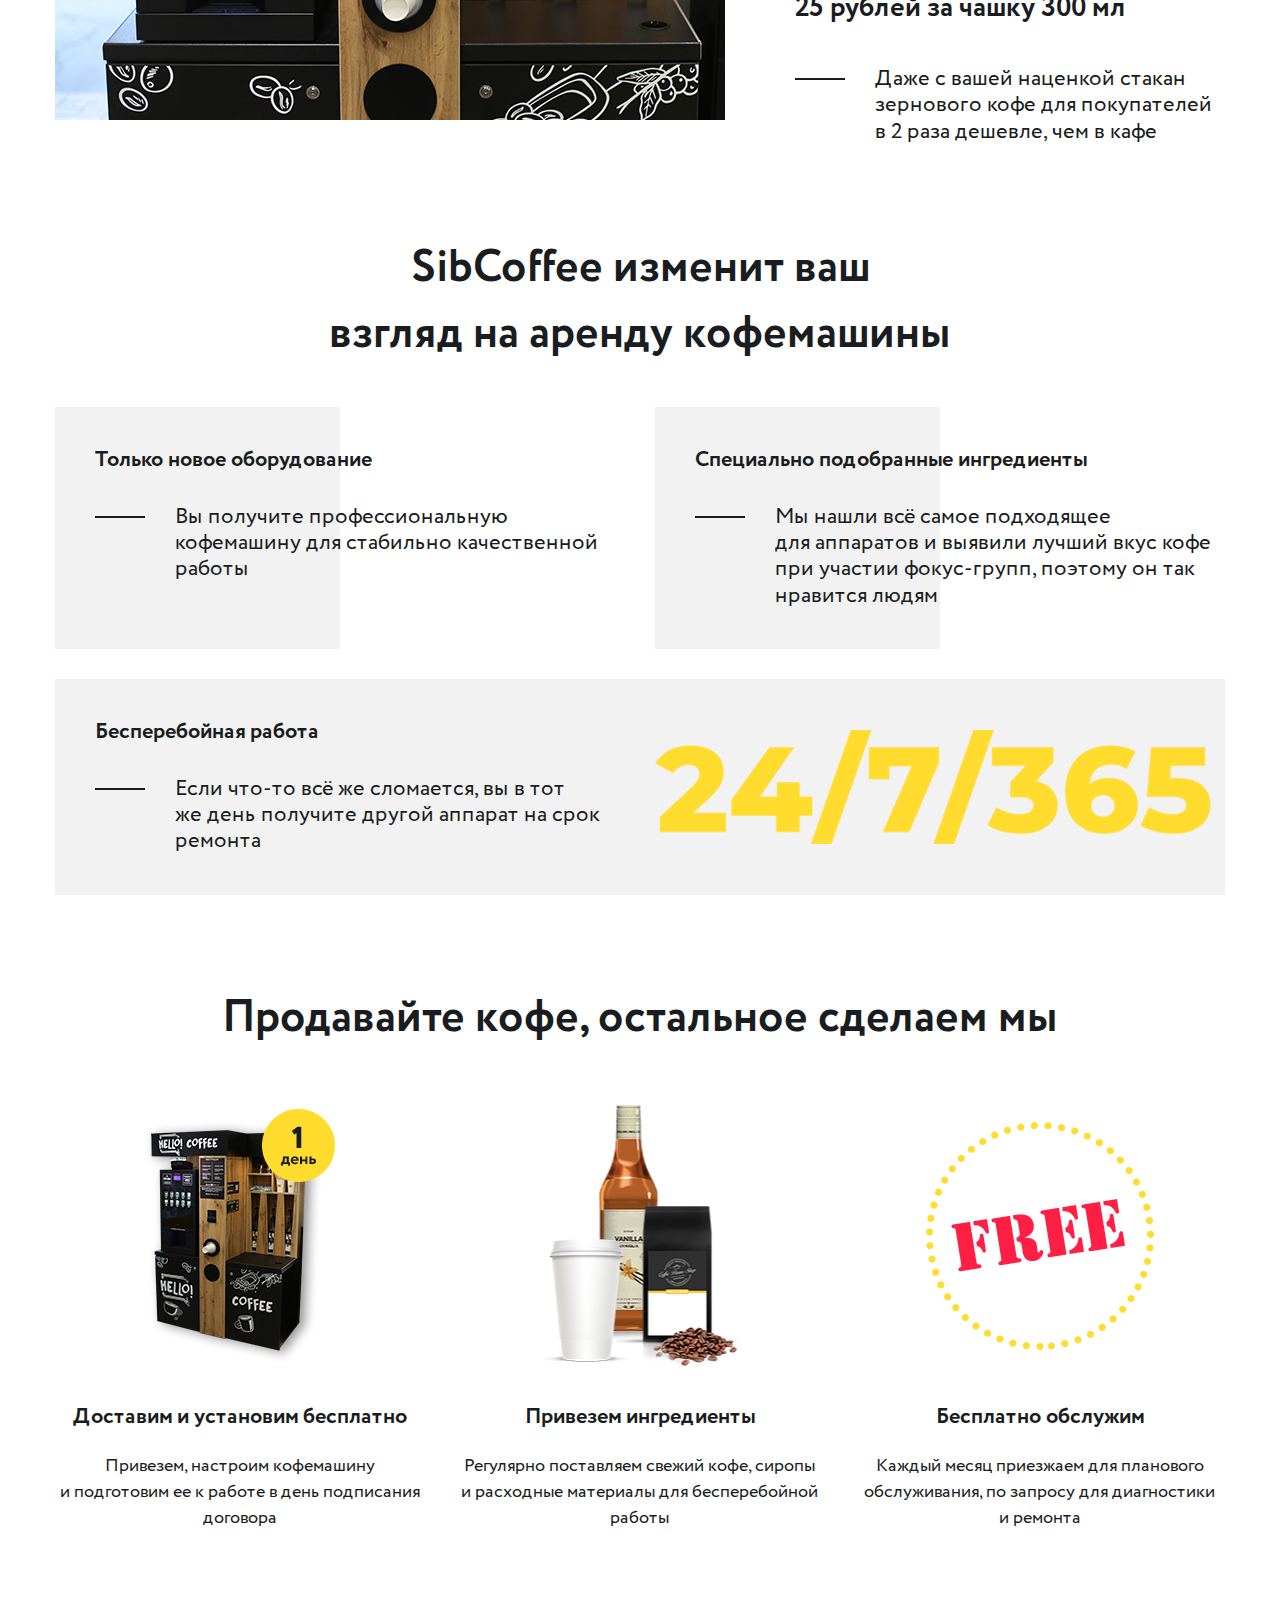
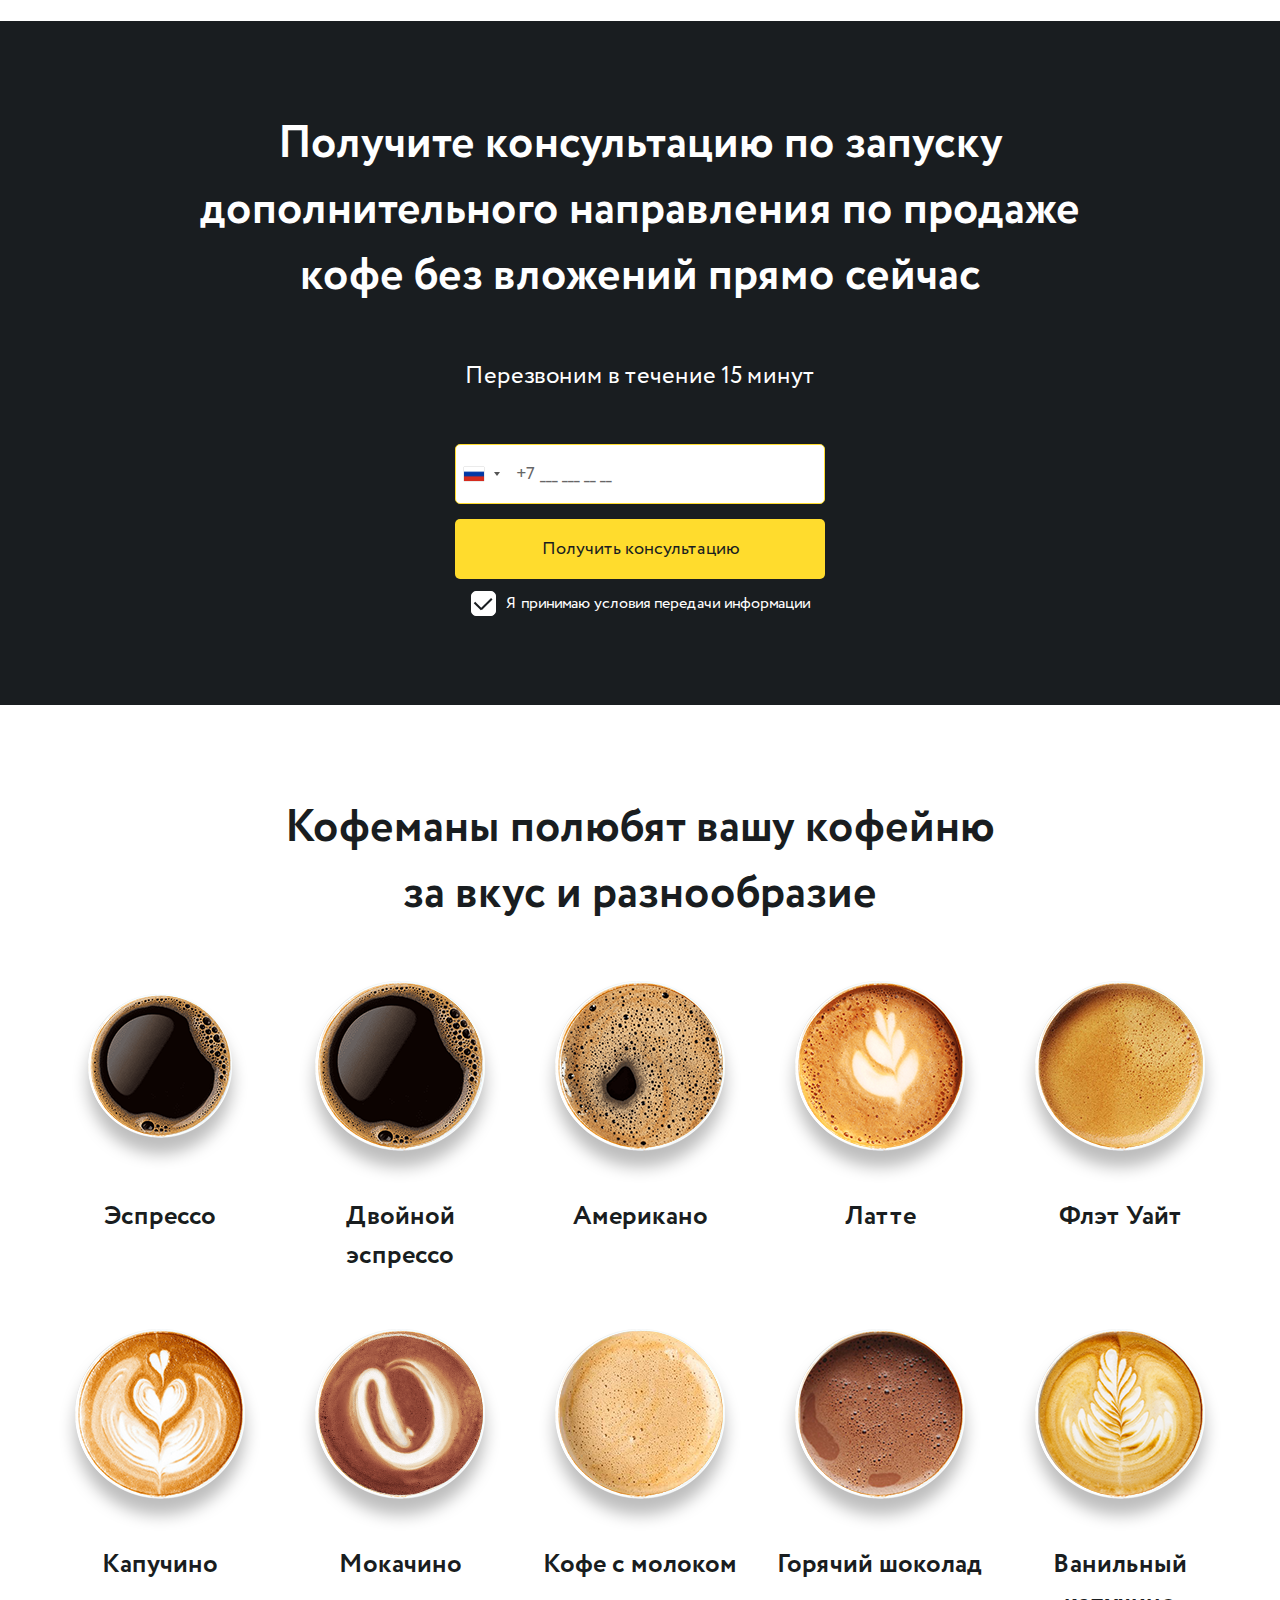
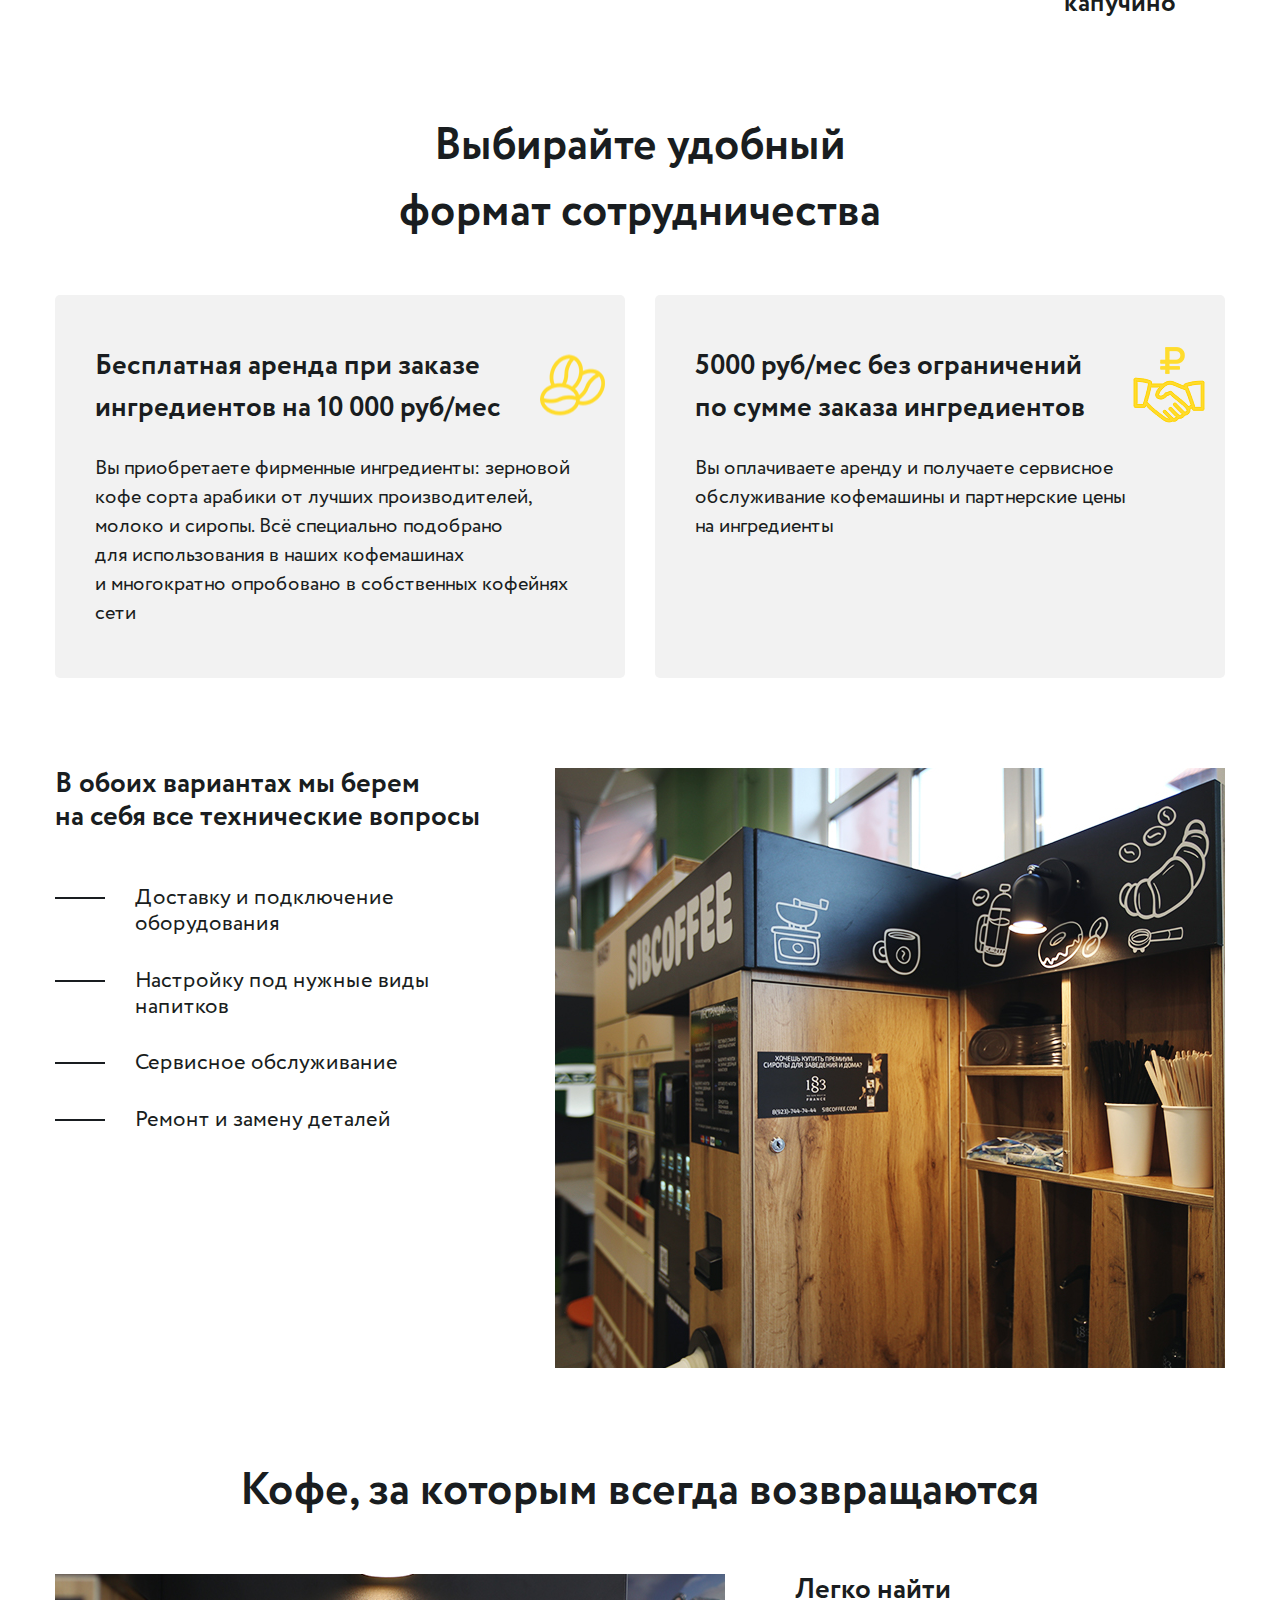
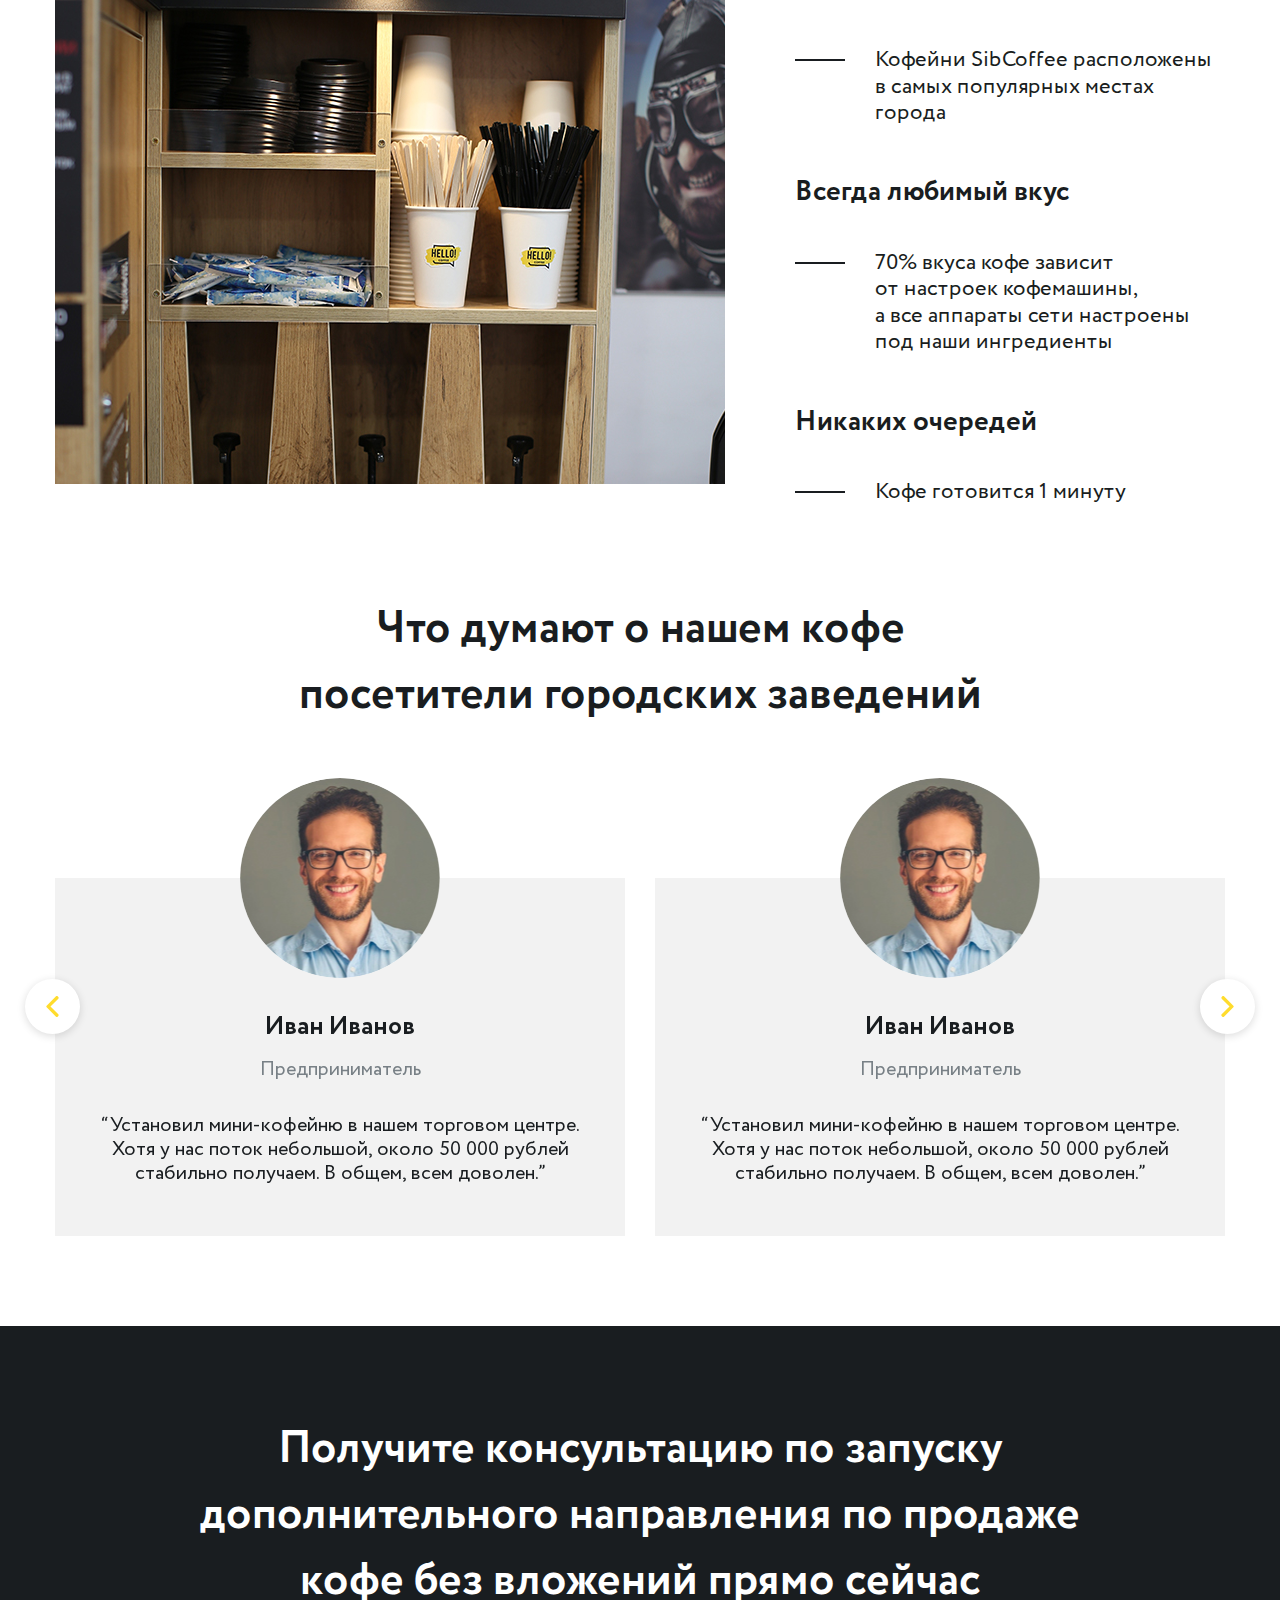
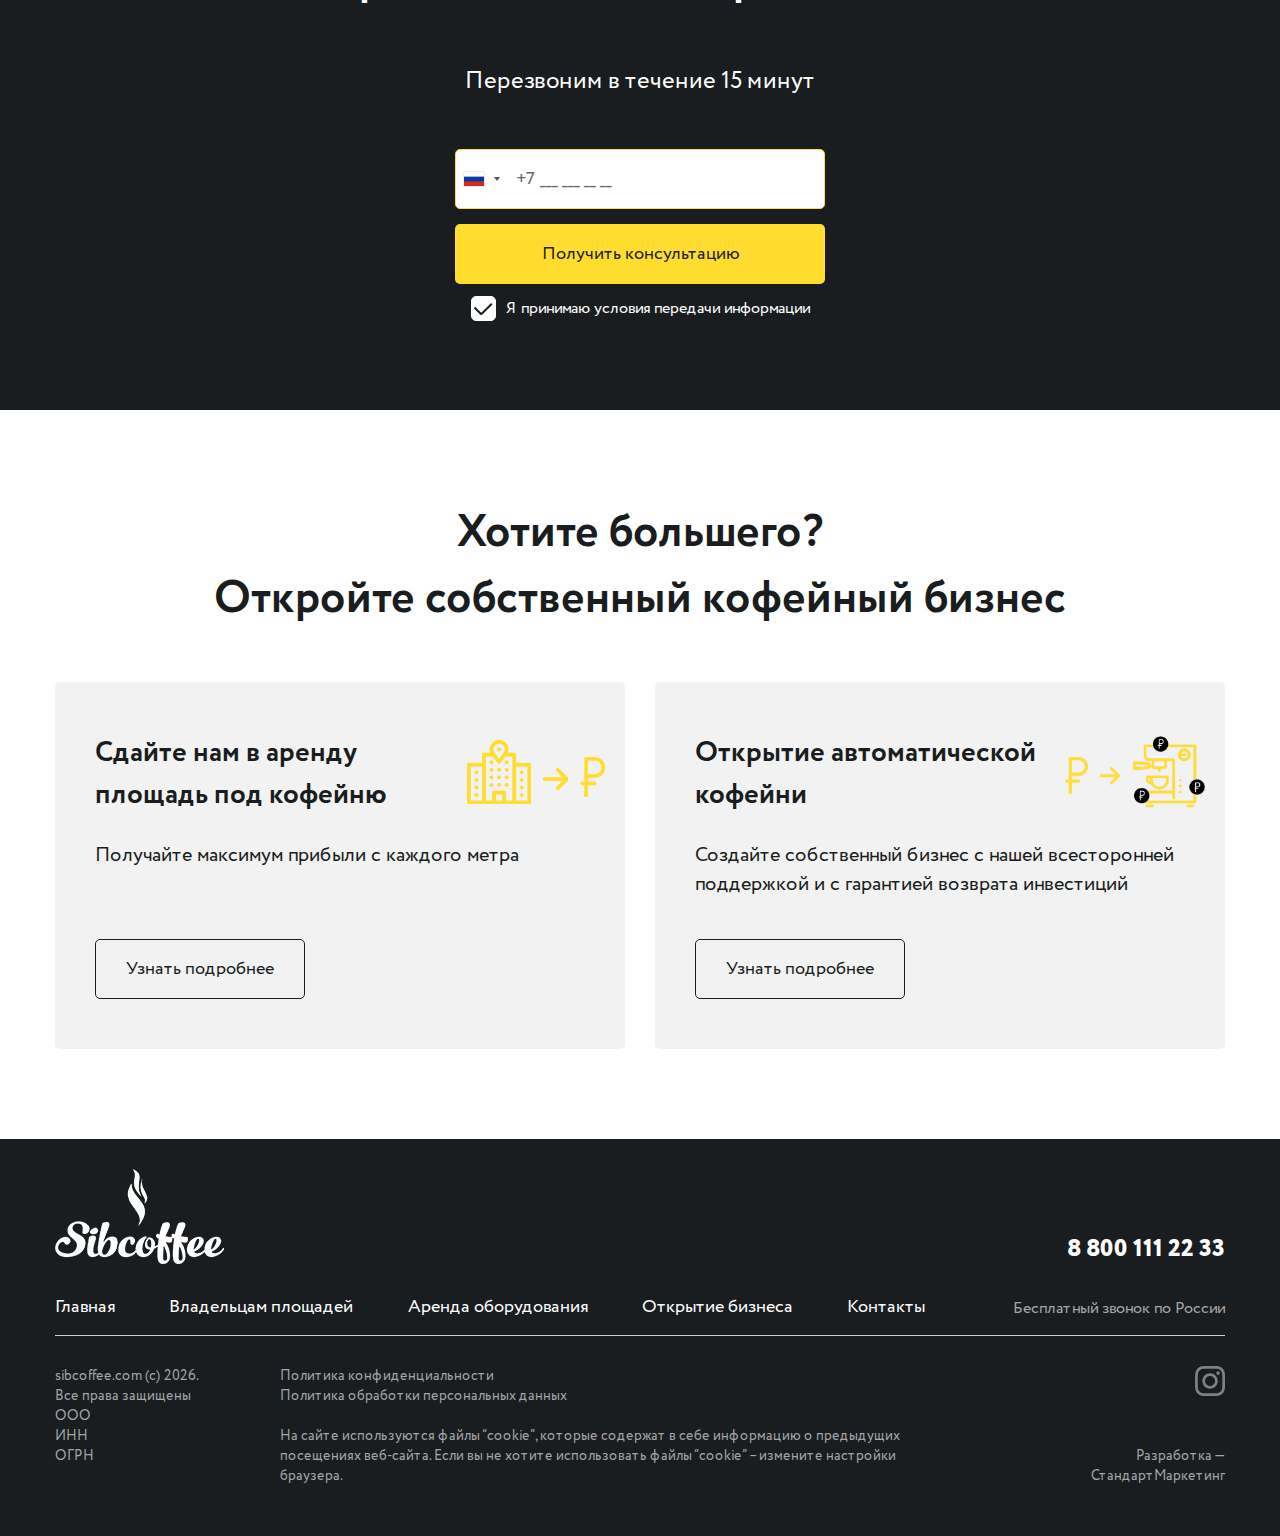
<file: equipment-rent.html>
<!DOCTYPE html>
<html>
<head>
	<title></title>
	<meta name="keywords" content=''>
	<meta name="description" content=''>

	<meta name="format-detection" content="telephone=no">

	<meta http-equiv="Content-Type" content="text/html; charset=utf-8">
	<meta name="viewport" content="width=device-width,minimum-scale=1,maximum-scale=1">
	<link rel="stylesheet" href="css/reset.css" type="text/css">
	<link rel="stylesheet" href="css/jquery.fancybox.css" type="text/css">
	<link rel="stylesheet" href="css/slick.css" type="text/css">
	<link rel="stylesheet" href="css/intlTelInput.css" type="text/css">
	<link rel="stylesheet" href="css/layout.css" type="text/css">
	<link rel="stylesheet" href="css/main.css" type="text/css">

</head>
<body>
	<div class="body-wrap">
		<div class="header">
			<div class="header-content">
				<div class="container">
					<div class="wrap">
						<div class="mobile-btn">
							<div class="mobile-btn-el"></div>
						</div>
						<div class="header-logo">
							<div class="logo">
								<a href="/"><img src="i/logo.png"></a>
							</div>
							<div class="slogan">Первая в&nbsp;Сибири сеть<br> кофеен самообслуживания</div>
						</div>
						<div class="header-info">
							<div class="phone">
								<a href="tel:88001112233">8 800 111 22 33</a>
								<p>Бесплатный звонок по&nbsp;России</p>
							</div>
							<a href="#popup-callback" class="b-btn grey-btn fancybox">Заказать звонок</a>
						</div>
					</div>
				</div>
			</div>
			<div class="header-nav">
				<div class="container">
					<div class="wrap">
						<ul class="nav">
							<li><a href="/">Главная</a></li>
							<li><a href="/">Владельцам площадей</a></li>
							<li><a href="/">Аренда оборудования</a></li>
							<li><a href="/">Открытие бизнеса</a></li>
							<li><a href="/">Контакты</a></li>
						</ul>
					</div>
				</div>
			</div>
			<div class="mobile-menu">
				<div class="close-btn"></div>
				<ul class="nav">
					<li><a href="/">Главная</a></li>
					<li><a href="/">Владельцам площадей</a></li>
					<li><a href="/">Аренда оборудования</a></li>
					<li><a href="/">Открытие бизнеса</a></li>
					<li><a href="/">Контакты</a></li>
				</ul>
				<div class="phone">
					<a href="tel:88001112233">8 800 111 22 33</a>
					<p>Бесплатный звонок по&nbsp;России</p>
				</div>
				<a href="#popup-callback" class="b-btn grey-btn fancybox">Заказать звонок</a>
			</div>
		</div>

		<div class="b-face">
			<div class="container">
				<div class="wrap">
					<div class="content">
						<h2 class="title">Повысьте рентабельность торговой точки с&nbsp;бесплатной арендой кофемашины</h2>
						<div class="text">
							<ul>
								<li>Доход с&nbsp;первого дня без&nbsp;найма и&nbsp;обучения персонала</li>
								<li>Бесплатное обслуживание и&nbsp;поставки ингредиентов в&nbsp;день заказа</li>
								<li>Установка оборудования в&nbsp;день подписания договора</li>
							</ul>
						</div>
						<div class="b-form">
							<form>
								<div class="flex">
									<div class="b-input">
										<input type="tel" placeholder="+7 923 456 78 90">
									</div>
									<button type="submit" class="b-btn">Получить консультацию</button>
								</div>
								<div class="policy-text"><div class="radio-btn active"></div>Я принимаю <a href="#popup-policy" class="fancybox">условия передачи информации</a></div>
							</form>
						</div>
						<div class="partner">
							<img src="i/partner-icon.png">
							<span>Получите консультацию по&nbsp;запуску дополнительного направления по&nbsp;продаже кофе без&nbsp;вложений прямо сейчас</span>
						</div>
					</div>
					<div class="image"><img src="i/face-img.png"></div>
				</div>
			</div>
		</div>

		<div class="b-section first">
			<div class="container">
				<h2 class="b-title">Как кофемашина поможет<br> повысить доход от&nbsp;вашего бизнеса</h2>
				<div class="b-text-img margin">
					<div class="image"><img src="i/coffee-img-4.jpg"></div>
					<div class="content">
						<div class="items">
							<div class="item">
								<div class="title">72% россиян* регулярно покупают кофе «с&nbsp;собой»</div>
								<div class="text">
									<ul>
										<li>Наличие кофе-точки привлекает <nobr>в 2 раза</nobr> больше посетителей *исследование MAGRAM Market Research, май&nbsp;2019&nbsp;г)</li>
									</ul>
								</div>
							</div>
							<div class="item">
								<div class="title">Не нужно обучать сотрудников</div>
								<div class="text">
									<ul>
										<li>Простое нажатие кнопки и&nbsp;через 1&nbsp;минуту кофе будет готов</li>
									</ul>
								</div>
							</div>
							<div class="item">
								<div class="title">Себестоимость напитка всего 25&nbsp;рублей за&nbsp;чашку 300&nbsp;мл</div>
								<div class="text">
									<ul>
										<li>Даже с&nbsp;вашей наценкой стакан зернового кофе для&nbsp;покупателей в&nbsp;2&nbsp;раза дешевле, чем&nbsp;в&nbsp;кафе</li>
									</ul>
								</div>
							</div>
						</div>
					</div>
				</div>
			</div>
		</div>

		<div class="b-section">
			<div class="container">
				<h2 class="b-title">SibCoffee изменит ваш<br> взгляд на&nbsp;аренду кофемашины</h2>
				<ul class="b-features">
					<li>
						<div class="title">Только новое оборудование</div>
						<div class="info">Вы получите профессиональную кофемашину для&nbsp;стабильно качественной работы</div>
					</li>
					<li>
						<div class="title">Специально подобранные ингредиенты</div>
						<div class="info">Мы нашли всё самое подходящее для&nbsp;аппаратов и&nbsp;выявили лучший вкус кофе при&nbsp;участии фокус-групп, поэтому он так нравится людям</div>
					</li>
					<li class="big">
						<img src="i/feature-icon.png">
						<div class="title">Бесперебойная работа</div>
						<div class="info">Если что-то всё же сломается, вы в&nbsp;тот же&nbsp;день получите другой аппарат на&nbsp;срок ремонта</div>
					</li>
				</ul>
			</div>
		</div>

		<div class="b-section last">
			<div class="container">
				<h2 class="b-title">Продавайте кофе, остальное сделаем мы</h2>
				<ul class="b-cols">
					<li>
						<div class="image"><img src="i/col-img-1.png"></div>
						<div class="title">Доставим и&nbsp;установим бесплатно</div>
						<div class="text">Привезем, настроим кофемашину и&nbsp;подготовим ее к&nbsp;работе в&nbsp;день подписания договора</div>
					</li>
					<li>
						<div class="image"><img src="i/col-img-2.png"></div>
						<div class="title">Привезем ингредиенты</div>
						<div class="text">Регулярно поставляем свежий кофе, сиропы и&nbsp;расходные материалы для бесперебойной работы</div>
					</li>
					<li>
						<div class="image"><img src="i/col-img-3.png"></div>
						<div class="title">Бесплатно обслужим</div>
						<div class="text">Каждый месяц приезжаем для планового обслуживания, по&nbsp;запросу для диагностики и&nbsp;ремонта</div>
					</li>
				</ul>
			</div>
		</div>

		<div class="b-section first last dark">
			<div class="container">
				<h2 class="b-title">Получите консультацию по&nbsp;запуску<br> дополнительного направления по&nbsp;продаже<br> кофе без&nbsp;вложений прямо сейчас</h2>
				<div class="b-form-title">Перезвоним в&nbsp;течение 15&nbsp;минут</div>
				<div class="b-form">
					<form>
						<div class="b-input">
							<input type="tel" placeholder="+7 923 456 78 90">
						</div>
						<button type="submit" class="b-btn">Получить консультацию</button>
						<div class="policy-text"><div class="radio-btn active"></div>Я принимаю <a href="#popup-policy" class="fancybox">условия передачи информации</a></div>
					</form>
				</div>
			</div>
		</div>

		<div class="b-section first">
			<div class="container">
				<h2 class="b-title">Кофеманы полюбят вашу кофейню<br> за&nbsp;вкус и&nbsp;разнообразие</h2>
				<ul class="b-types">
					<li>
						<div class="image"><img src="i/type-1.png"></div>
						<div class="name">Эспрессо</div>
					</li>
					<li>
						<div class="image"><img src="i/type-2.png"></div>
						<div class="name">Двойной эспрессо</div>
					</li>
					<li>
						<div class="image"><img src="i/type-3.png"></div>
						<div class="name">Американо</div>
					</li>
					<li>
						<div class="image"><img src="i/type-4.png"></div>
						<div class="name">Латте</div>
					</li>
					<li>
						<div class="image"><img src="i/type-5.png"></div>
						<div class="name">Флэт Уайт</div>
					</li>
					<li>
						<div class="image"><img src="i/type-6.png"></div>
						<div class="name">Капучино</div>
					</li>
					<li>
						<div class="image"><img src="i/type-7.png"></div>
						<div class="name">Мокачино</div>
					</li>
					<li>
						<div class="image"><img src="i/type-8.png"></div>
						<div class="name">Кофе с&nbsp;молоком</div>
					</li>
					<li>
						<div class="image"><img src="i/type-9.png"></div>
						<div class="name">Горячий шоколад</div>
					</li>
					<li>
						<div class="image"><img src="i/type-10.png"></div>
						<div class="name">Ванильный капучино</div>
					</li>
				</ul>
			</div>
		</div>

		<div class="b-section">
			<div class="container">
				<h2 class="b-title">Выбирайте удобный<br> формат сотрудничества</h2>
				<div class="b-formats">
					<div class="card small-icon">
						<div class="content">
							<img src="i/icon-format-4.png" class="icon">
							<div class="title">Бесплатная аренда при&nbsp;заказе ингредиентов <nobr>на 10 000 руб/мес</nobr></div>
							<div class="text">Вы приобретаете фирменные ингредиенты: зерновой кофе сорта арабики от лучших производителей, молоко и&nbsp;сиропы. Всё специально подобрано для&nbsp;использования в&nbsp;наших кофемашинах и&nbsp;многократно опробовано в&nbsp;собственных кофейнях сети</div>
						</div>
					</div>
					<div class="card small-icon">
						<div class="content">
							<img src="i/icon-format-5.png" class="icon">
							<div class="title">5000 руб/мес без&nbsp;ограничений по&nbsp;сумме заказа ингредиентов</div>
							<div class="text">Вы оплачиваете аренду и&nbsp;получаете сервисное обслуживание кофемашины и&nbsp;партнерские цены на&nbsp;ингредиенты</div>
						</div>
					</div>
				</div>
			</div>
		</div>

		<div class="b-section">
			<div class="container">
				<div class="b-text-img right-img">
					<div class="image"><img src="i/coffee-img-6.jpg"></div>
					<div class="content">
						<h2 class="title">В обоих вариантах мы берем на&nbsp;себя все технические вопросы</h2>
						<div class="text">
							<ul>
								<li>Доставку и&nbsp;подключение оборудования</li>
								<li>Настройку под нужные виды напитков</li>
								<li>Сервисное обслуживание</li>
								<li>Ремонт и&nbsp;замену деталей</li>
							</ul>
						</div>
					</div>
				</div>
			</div>
		</div>

		<div class="b-section">
			<div class="container">
				<h2 class="b-title">Кофе, за которым всегда возвращаются</h2>
				<div class="b-text-img margin">
					<div class="image"><img src="i/coffee-img-7.jpg"></div>
					<div class="content">
						<div class="items">
							<div class="item">
								<div class="title">Легко найти</div>
								<div class="text">
									<ul>
										<li>Кофейни SibCoffee расположены в&nbsp;самых популярных местах города</li>
									</ul>
								</div>
							</div>
							<div class="item">
								<div class="title">Всегда любимый вкус</div>
								<div class="text">
									<ul>
										<li>70% вкуса кофе зависит от&nbsp;настроек кофемашины, а&nbsp;все&nbsp;аппараты сети настроены под наши ингредиенты</li>
									</ul>
								</div>
							</div>
							<div class="item">
								<div class="title">Никаких очередей</div>
								<div class="text">
									<ul>
										<li>Кофе готовится 1&nbsp;минуту</li>
									</ul>
								</div>
							</div>
						</div>
					</div>
				</div>
			</div>
		</div>

		<div class="b-section last">
			<div class="container">
				<h2 class="b-title">Что думают о&nbsp;нашем кофе<br> посетители городских заведений</h2>
				<div class="b-rev-slider">
					<div class="slide">
						<div class="photo" style="background-image:url('i/rev-photo.jpg');"></div>
						<div class="name">Иван Иванов</div>
						<div class="pos">Предприниматель</div>
						<div class="text">
							<p>“Установил мини-кофейню в нашем торговом центре. Хотя у нас поток небольшой, около 50 000 рублей стабильно получаем. В общем, всем доволен.”</p>
						</div>
					</div>
					<div class="slide">
						<div class="photo" style="background-image:url('i/rev-photo.jpg');"></div>
						<div class="name">Иван Иванов</div>
						<div class="pos">Предприниматель</div>
						<div class="text">
							<p>“Установил мини-кофейню в нашем торговом центре. Хотя у нас поток небольшой, около 50 000 рублей стабильно получаем. В общем, всем доволен.”</p>
						</div>
					</div>
					<div class="slide">
						<div class="photo" style="background-image:url('i/rev-photo.jpg');"></div>
						<div class="name">Иван Иванов</div>
						<div class="pos">Предприниматель</div>
						<div class="text">
							<p>“Установил мини-кофейню в нашем торговом центре. Хотя у нас поток небольшой, около 50 000 рублей стабильно получаем. В общем, всем доволен.”</p>
						</div>
					</div>
				</div>
			</div>
		</div>

		<div class="b-section first last dark">
			<div class="container">
				<h2 class="b-title">Получите консультацию по&nbsp;запуску<br> дополнительного направления по&nbsp;продаже<br> кофе без&nbsp;вложений прямо сейчас</h2>
				<div class="b-form-title">Перезвоним в&nbsp;течение 15&nbsp;минут</div>
				<div class="b-form">
					<form>
						<div class="b-input">
							<input type="tel" placeholder="+7 923 456 78 90">
						</div>
						<button type="submit" class="b-btn">Получить консультацию</button>
						<div class="policy-text"><div class="radio-btn active"></div>Я принимаю <a href="#popup-policy" class="fancybox">условия передачи информации</a></div>
					</form>
				</div>
			</div>
		</div>

		<div class="b-section first last">
			<div class="container">
				<h2 class="b-title">Хотите большего?<br> Откройте собственный кофейный бизнес</h2>
				<div class="b-formats">
					<div class="card">
						<div class="content">
							<img src="i/icon-format-2.png" class="icon">
							<div class="title">Сдайте нам в&nbsp;аренду площадь под кофейню</div>
							<div class="text">Получайте максимум прибыли с&nbsp;каждого метра</div>
						</div>
						<a href="#" class="b-btn border-btn">Узнать подробнее</a>
					</div>
					<div class="card">
						<div class="content">
							<img src="i/icon-format-1.png" class="icon">
							<div class="title">Открытие автоматической кофейни</div>
							<div class="text">Создайте собственный бизнес с&nbsp;нашей всесторонней поддержкой и&nbsp;с&nbsp;гарантией возврата инвестиций</div>
						</div>
						<a href="#" class="b-btn border-btn">Узнать подробнее</a>
					</div>
				</div>
			</div>
		</div>

		<div class="footer">
			<div class="container">
				<div class="footer-top">
					<div class="footer-main">
						<div class="footer-logo">
							<a href="/"><img src="i/logo-w.png"></a>
						</div>
						<ul class="nav">
							<li><a href="/">Главная</a></li>
							<li><a href="/">Владельцам площадей</a></li>
							<li><a href="/">Аренда оборудования</a></li>
							<li><a href="/">Открытие бизнеса</a></li>
							<li><a href="/">Контакты</a></li>
						</ul>
					</div>
					<div class="phone">
						<a href="tel:88001112233">8 800 111 22 33</a>
						<p>Бесплатный звонок по&nbsp;России</p>
					</div>
				</div>
				<div class="footer-about">
					<ul class="info">
						<li>sibcoffee.com (c) <span id="footer-year"></span>.</li>
						<li>Все права защищены</li>
						<li>ООО</li>
						<li>ИНН</li>
						<li>ОГРН</li>
					</ul>
					<div class="cookie">
						<ul>
							<li><a href="/" target="_blank">Политика конфиденциальности</a></li>
							<li><a href="#popup-policy" class="fancybox">Политика обработки персональных данных</a></li>
						</ul>
						<div class="text">
							<p>На сайте используются <a href="/" target="_blank">файлы “cookie”</a>, которые содержат в&nbsp;себе информацию о&nbsp;предыдущих посещениях веб-сайта. Если вы не хотите использовать <a href="/" target="_blank">файлы “cookie”</a> – измените настройки браузера.</p>
						</div>
					</div>
					<div class="links">
						<ul class="social">
							<li><a href="#" target="_blank"><img src="i/social-1.svg"></a></li>
						</ul>
						<div class="logo-dev"><a href="https://atkgroup.pro" target="_blank">Разработка — СтандартМаркетинг</a></div>
					</div>
				</div>
			</div>
		</div>

		<div style="display:none;">
			<div class="popup" id="popup-callback">
				<div class="title">Закажите обратный звонок</div>
				<div class="subtitle">Свяжемся с&nbsp;вами в&nbsp;ближайшее время</div>
				<div class="b-form">
					<form>
						<div class="b-input">
							<input type="text" placeholder="Ваше имя">
						</div>
						<div class="b-input">
							<input type="tel" placeholder="+7 923 456 78 90">
						</div>
						<button type="submit" class="b-btn">Получить бизнес-план</button>
						<div class="policy-text"><div class="radio-btn active"></div>Я принимаю <a href="#popup-policy" class="fancybox">условия передачи информации</a></div>
					</form>
				</div>
			</div>

			<div class="popup popup-policy" id="popup-policy">
				<div class="title">Соглашение на обработку персональных данных</div>
				<div class="b-text">
					<p>Данное соглашение создано нами с целью максимальной защищенности ваших данных. Пожалуйста, прочтите внимательно нашу политику конфиденциальности.<br> Когда вы отправляете заявку на нашем сайте с целью получения услуг, какой-либо справочной информации или обратной связи, вы автоматически даете согласие на обработку нами ваших персональных данных, а также иной информации: хранение, использование и сбор. Мы гарантируем, что ваши личные и персональные данные никогда не будут переданы третьим лицам.</p><br>
					<p>Все указываемые персональные данные, такие как:<br> • адрес электронной почты,<br> • ваше имя,<br> • контактный номер телефона</p><br>
					<p>Мы используем исключительно для связи с вами в следующих случаях: ответ на вопросы, обработка ваших заявок.</p>
				</div>
			</div>
		</div>
	</div>

	<script type="text/javascript" src="js/jquery-3.5.1.min.js"></script>
	<script type="text/javascript" src="js/jquery.fancybox.js"></script>
	<script type="text/javascript" src="js/jquery.inputmask.bundle.js"></script>
	<script type="text/javascript" src="js/slick.js"></script>
	<script type="text/javascript" src="js/intlTelInput.min.js"></script>
	<script type="text/javascript" src="js/utils.js"></script>
	<script type="text/javascript" src="js/main.js"></script>
</body>
</html>
</file>
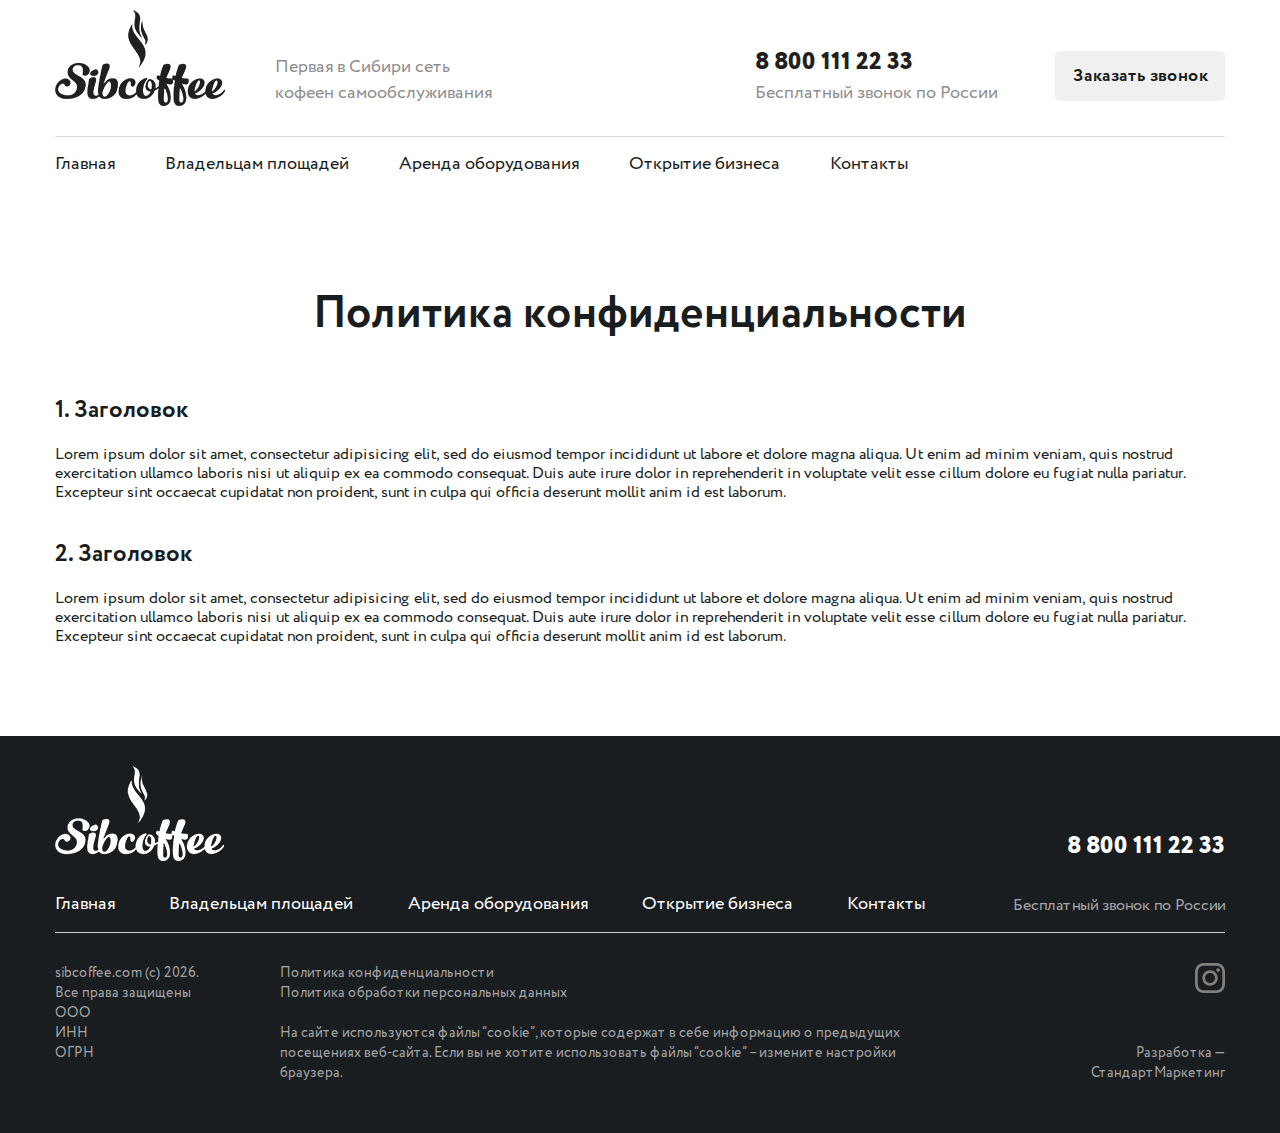
<file: policy.html>
<!DOCTYPE html>
<html>
<head>
	<title></title>
	<meta name="keywords" content=''>
	<meta name="description" content=''>

	<meta name="format-detection" content="telephone=no">

	<meta http-equiv="Content-Type" content="text/html; charset=utf-8">
	<meta name="viewport" content="width=device-width,minimum-scale=1,maximum-scale=1">
	<link rel="stylesheet" href="css/reset.css" type="text/css">
	<link rel="stylesheet" href="css/jquery.fancybox.css" type="text/css">
	<link rel="stylesheet" href="css/slick.css" type="text/css">
	<link rel="stylesheet" href="css/intlTelInput.css" type="text/css">
	<link rel="stylesheet" href="css/layout.css" type="text/css">
	<link rel="stylesheet" href="css/main.css" type="text/css">

</head>
<body>
	<div class="body-wrap">
		<div class="header">
			<div class="header-content">
				<div class="container">
					<div class="wrap">
						<div class="mobile-btn">
							<div class="mobile-btn-el"></div>
						</div>
						<div class="header-logo">
							<div class="logo">
								<a href="/"><img src="i/logo.png"></a>
							</div>
							<div class="slogan">Первая в&nbsp;Сибири сеть<br> кофеен самообслуживания</div>
						</div>
						<div class="header-info">
							<div class="phone">
								<a href="tel:88001112233">8 800 111 22 33</a>
								<p>Бесплатный звонок по&nbsp;России</p>
							</div>
							<a href="#popup-callback" class="b-btn grey-btn fancybox">Заказать звонок</a>
						</div>
					</div>
				</div>
			</div>
			<div class="header-nav">
				<div class="container">
					<div class="wrap">
						<ul class="nav">
							<li><a href="/">Главная</a></li>
							<li><a href="/">Владельцам площадей</a></li>
							<li><a href="/">Аренда оборудования</a></li>
							<li><a href="/">Открытие бизнеса</a></li>
							<li><a href="/">Контакты</a></li>
						</ul>
					</div>
				</div>
			</div>
			<div class="mobile-menu">
				<div class="close-btn"></div>
				<ul class="nav">
					<li><a href="/">Главная</a></li>
					<li><a href="/">Владельцам площадей</a></li>
					<li><a href="/">Аренда оборудования</a></li>
					<li><a href="/">Открытие бизнеса</a></li>
					<li><a href="/">Контакты</a></li>
				</ul>
				<div class="phone">
					<a href="tel:88001112233">8 800 111 22 33</a>
					<p>Бесплатный звонок по&nbsp;России</p>
				</div>
				<a href="#popup-callback" class="b-btn grey-btn fancybox">Заказать звонок</a>
			</div>
		</div>

		<div class="b-section first last">
			<div class="container">
				<h1 class="b-title">Политика конфиденциальности</h1>
				<div class="b-text">
					<h3>1. Заголовок</h3><br>
					<p>Lorem ipsum dolor sit amet, consectetur adipisicing elit, sed do eiusmod tempor incididunt ut labore et dolore magna aliqua. Ut enim ad minim veniam, quis nostrud exercitation ullamco laboris nisi ut aliquip ex ea commodo consequat. Duis aute irure dolor in reprehenderit in voluptate velit esse cillum dolore eu fugiat nulla pariatur. Excepteur sint occaecat cupidatat non proident, sunt in culpa qui officia deserunt mollit anim id est laborum.</p><br><br>
					<h3>2. Заголовок</h3><br>
					<p>Lorem ipsum dolor sit amet, consectetur adipisicing elit, sed do eiusmod tempor incididunt ut labore et dolore magna aliqua. Ut enim ad minim veniam, quis nostrud exercitation ullamco laboris nisi ut aliquip ex ea commodo consequat. Duis aute irure dolor in reprehenderit in voluptate velit esse cillum dolore eu fugiat nulla pariatur. Excepteur sint occaecat cupidatat non proident, sunt in culpa qui officia deserunt mollit anim id est laborum.</p>
				</div>
			</div>
		</div>

		<div class="footer">
			<div class="container">
				<div class="footer-top">
					<div class="footer-main">
						<div class="footer-logo">
							<a href="/"><img src="i/logo-w.png"></a>
						</div>
						<ul class="nav">
							<li><a href="/">Главная</a></li>
							<li><a href="/">Владельцам площадей</a></li>
							<li><a href="/">Аренда оборудования</a></li>
							<li><a href="/">Открытие бизнеса</a></li>
							<li><a href="/">Контакты</a></li>
						</ul>
					</div>
					<div class="phone">
						<a href="tel:88001112233">8 800 111 22 33</a>
						<p>Бесплатный звонок по&nbsp;России</p>
					</div>
				</div>
				<div class="footer-about">
					<ul class="info">
						<li>sibcoffee.com (c) <span id="footer-year"></span>.</li>
						<li>Все права защищены</li>
						<li>ООО</li>
						<li>ИНН</li>
						<li>ОГРН</li>
					</ul>
					<div class="cookie">
						<ul>
							<li><a href="/" target="_blank">Политика конфиденциальности</a></li>
							<li><a href="#popup-policy" class="fancybox">Политика обработки персональных данных</a></li>
						</ul>
						<div class="text">
							<p>На сайте используются <a href="/" target="_blank">файлы “cookie”</a>, которые содержат в&nbsp;себе информацию о&nbsp;предыдущих посещениях веб-сайта. Если вы не хотите использовать <a href="/" target="_blank">файлы “cookie”</a> – измените настройки браузера.</p>
						</div>
					</div>
					<div class="links">
						<ul class="social">
							<li><a href="#" target="_blank"><img src="i/social-1.svg"></a></li>
						</ul>
						<div class="logo-dev"><a href="https://atkgroup.pro" target="_blank">Разработка — СтандартМаркетинг</a></div>
					</div>
				</div>
			</div>
		</div>

		<div style="display:none;">
			<div class="popup" id="popup-callback">
				<div class="title">Закажите обратный звонок</div>
				<div class="subtitle">Свяжемся с&nbsp;вами в&nbsp;ближайшее время</div>
				<div class="b-form">
					<form>
						<div class="b-input">
							<input type="text" placeholder="Ваше имя">
						</div>
						<div class="b-input">
							<input type="tel" placeholder="+7 923 456 78 90">
						</div>
						<button type="submit" class="b-btn">Получить бизнес-план</button>
						<div class="policy-text"><div class="radio-btn active"></div>Я принимаю <a href="#popup-policy" class="fancybox">условия передачи информации</a></div>
					</form>
				</div>
			</div>

			<div class="popup popup-policy" id="popup-policy">
				<div class="title">Соглашение на обработку персональных данных</div>
				<div class="b-text">
					<p>Данное соглашение создано нами с целью максимальной защищенности ваших данных. Пожалуйста, прочтите внимательно нашу политику конфиденциальности.<br> Когда вы отправляете заявку на нашем сайте с целью получения услуг, какой-либо справочной информации или обратной связи, вы автоматически даете согласие на обработку нами ваших персональных данных, а также иной информации: хранение, использование и сбор. Мы гарантируем, что ваши личные и персональные данные никогда не будут переданы третьим лицам.</p><br>
					<p>Все указываемые персональные данные, такие как:<br> • адрес электронной почты,<br> • ваше имя,<br> • контактный номер телефона</p><br>
					<p>Мы используем исключительно для связи с вами в следующих случаях: ответ на вопросы, обработка ваших заявок.</p>
				</div>
			</div>
		</div>
	</div>

	<script type="text/javascript" src="js/jquery-3.5.1.min.js"></script>
	<script type="text/javascript" src="js/jquery.fancybox.js"></script>
	<script type="text/javascript" src="js/jquery.inputmask.bundle.js"></script>
	<script type="text/javascript" src="js/slick.js"></script>
	<script type="text/javascript" src="js/intlTelInput.min.js"></script>
	<script type="text/javascript" src="js/utils.js"></script>
	<script type="text/javascript" src="js/main.js"></script>
</body>
</html>
</file>
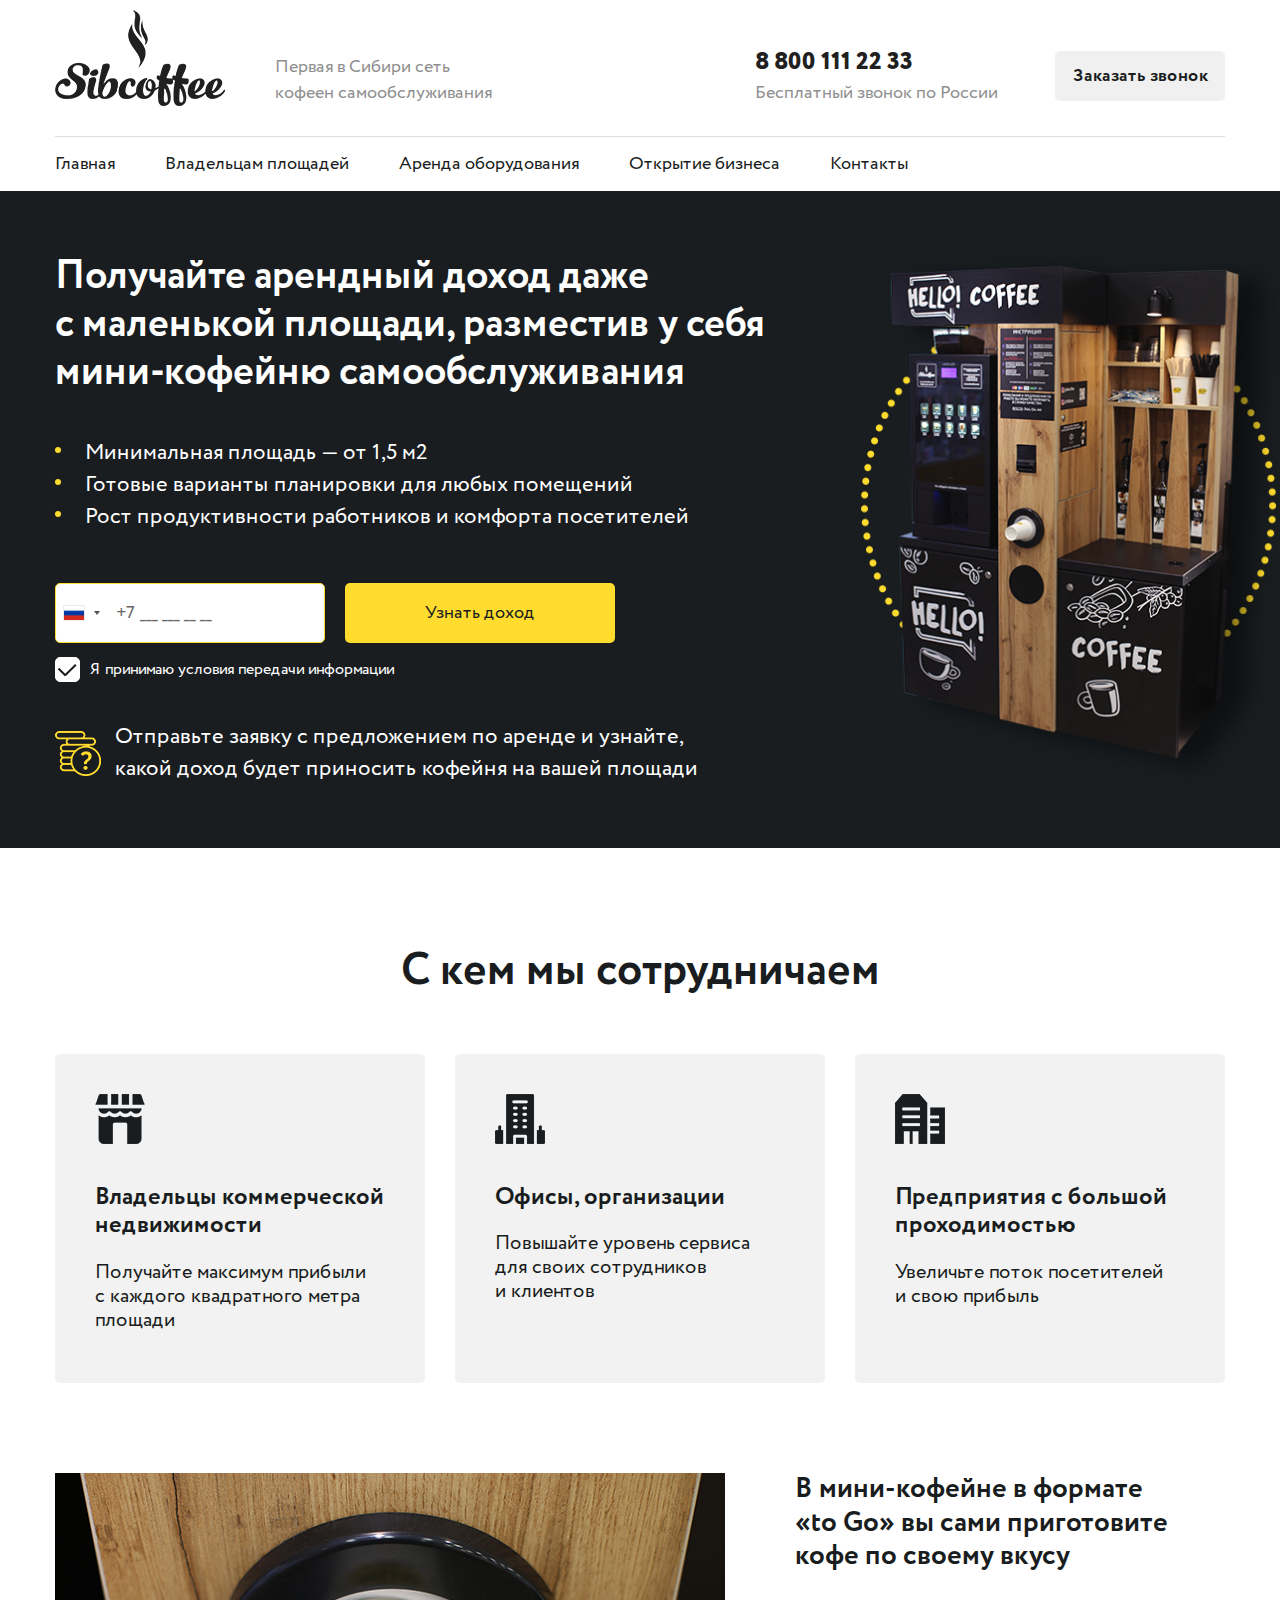
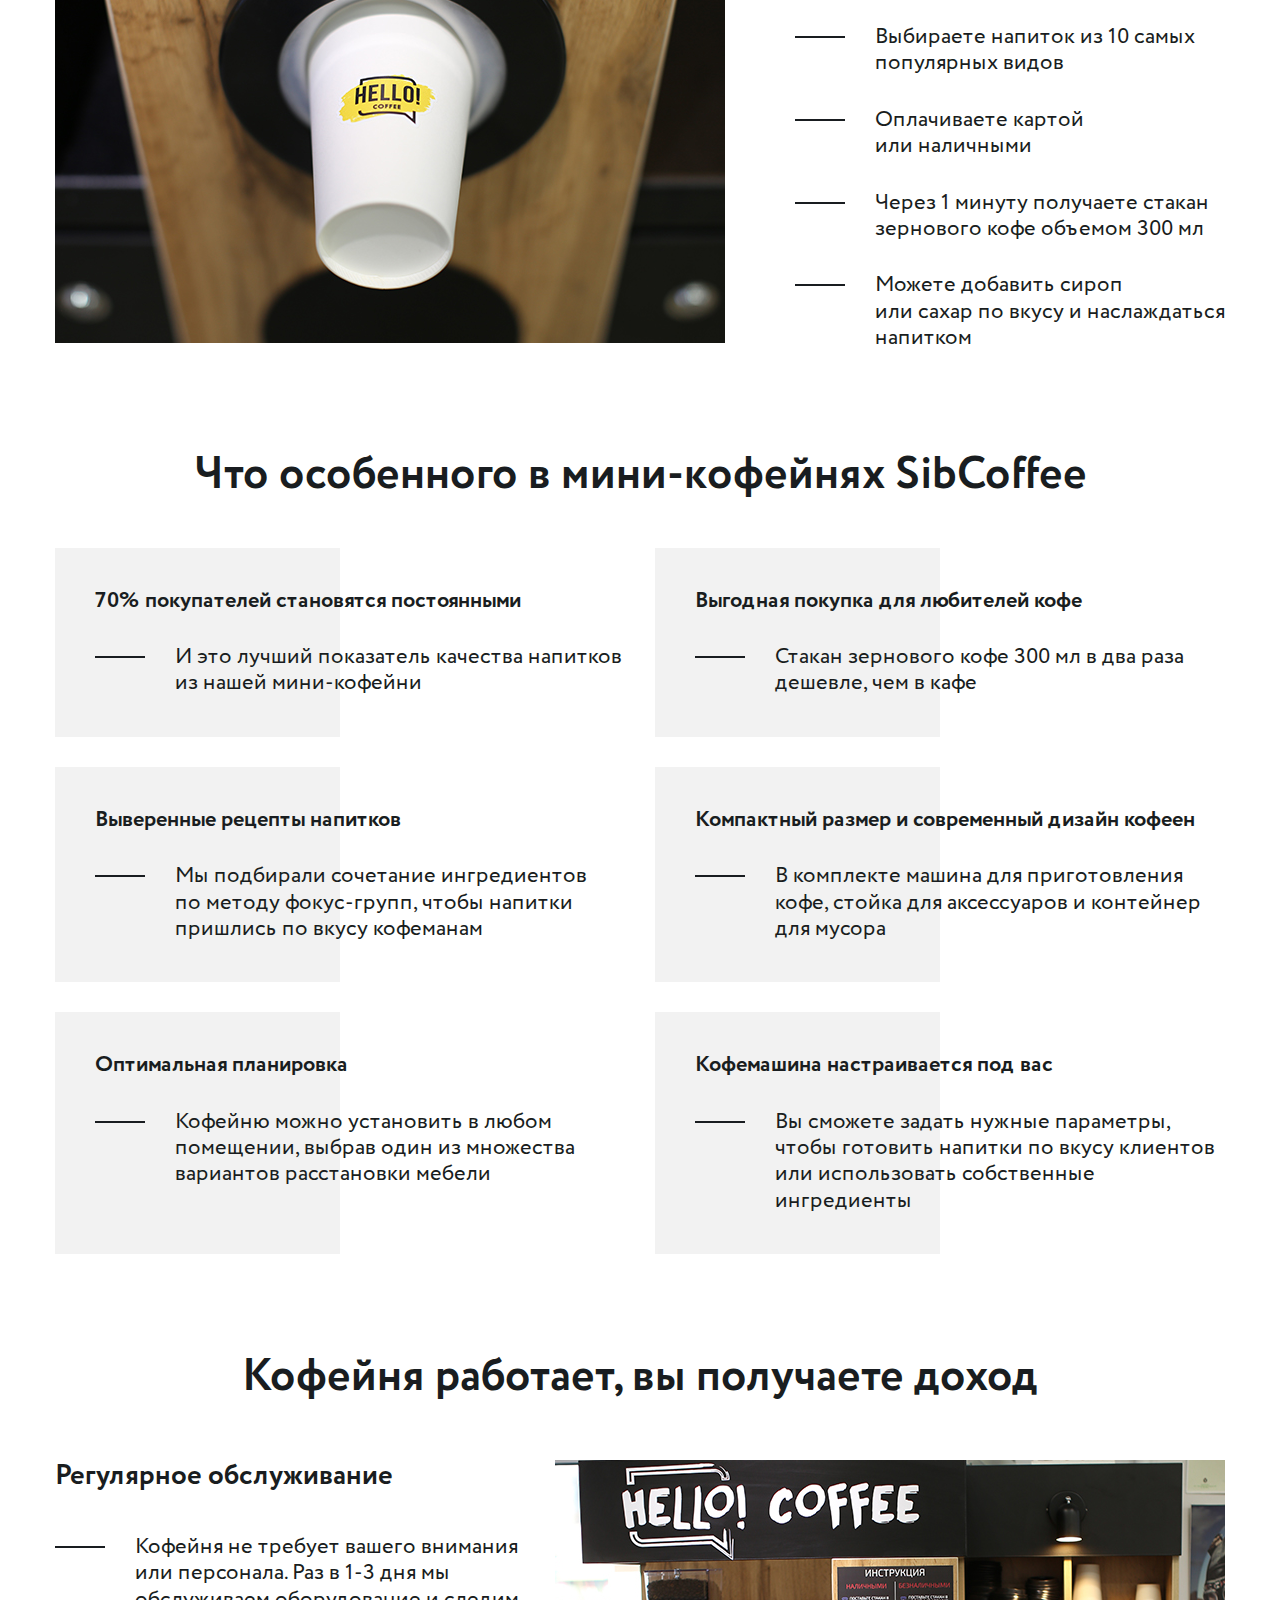
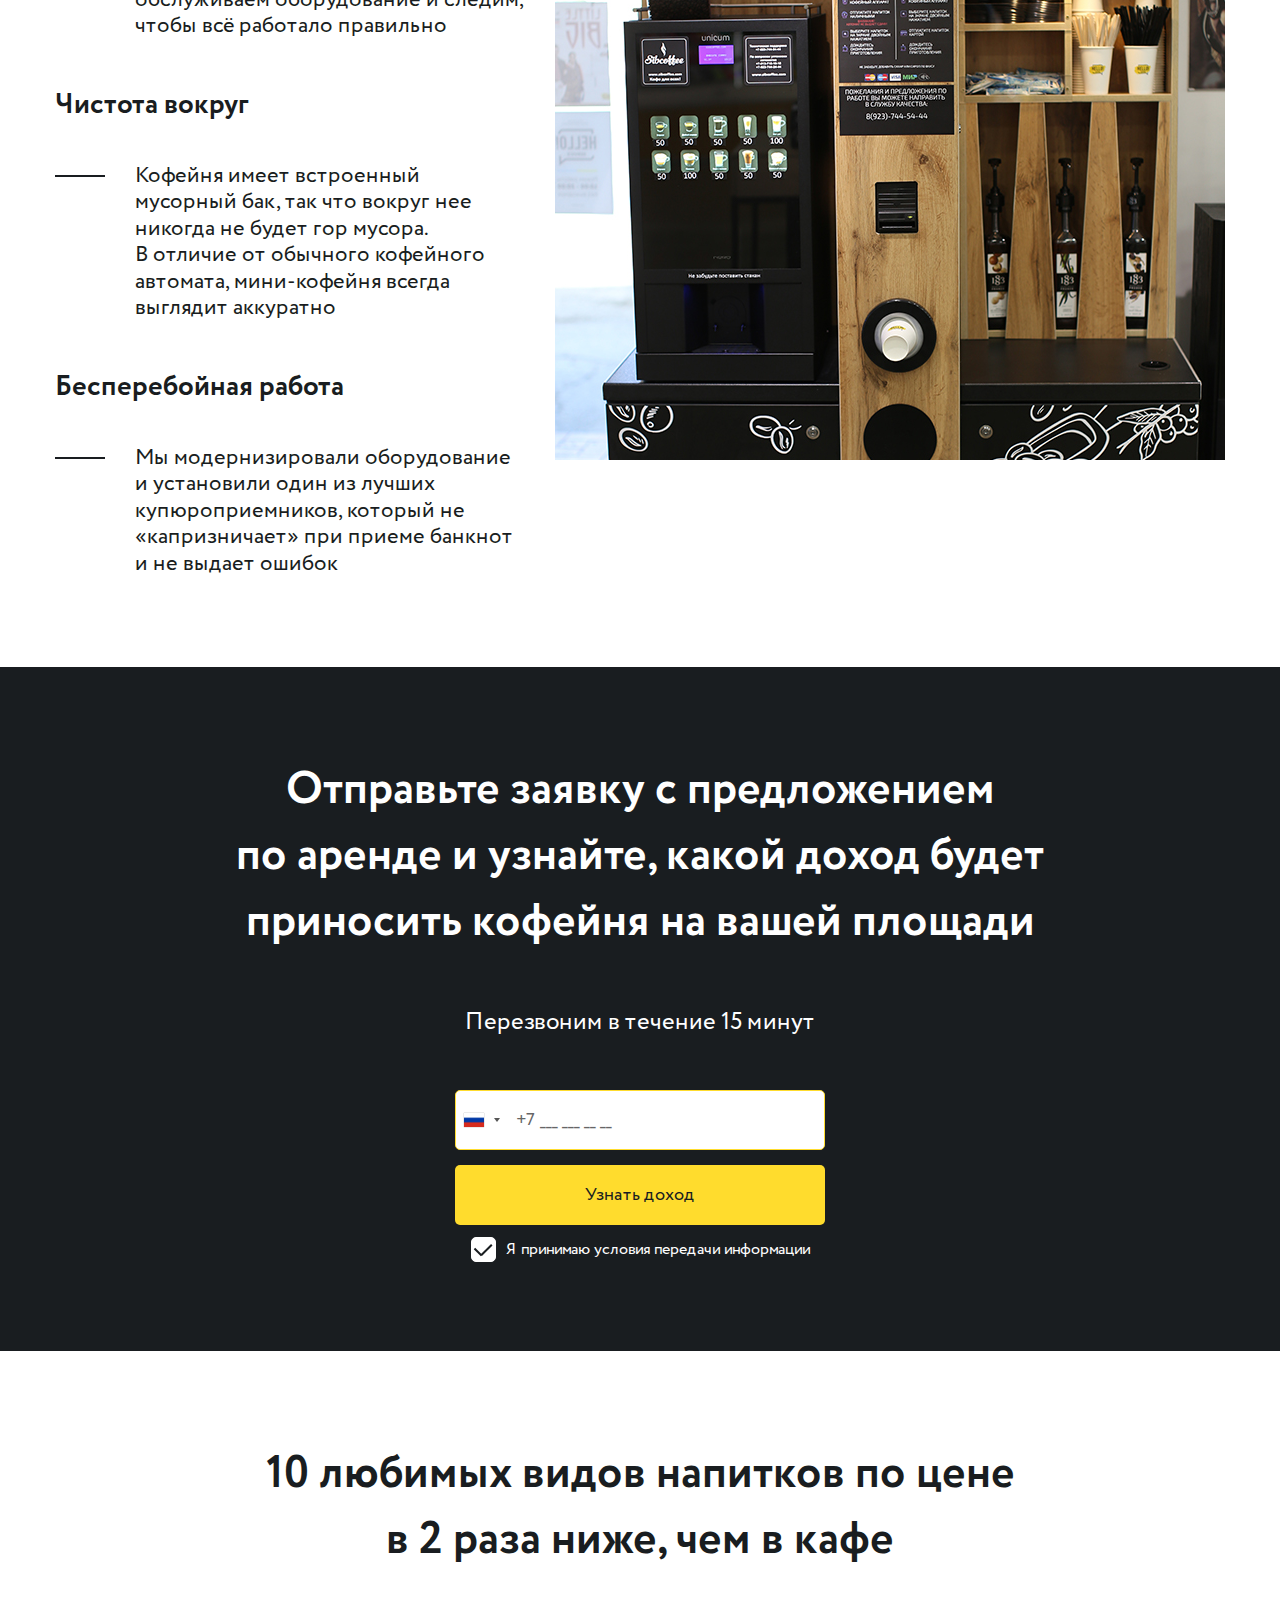
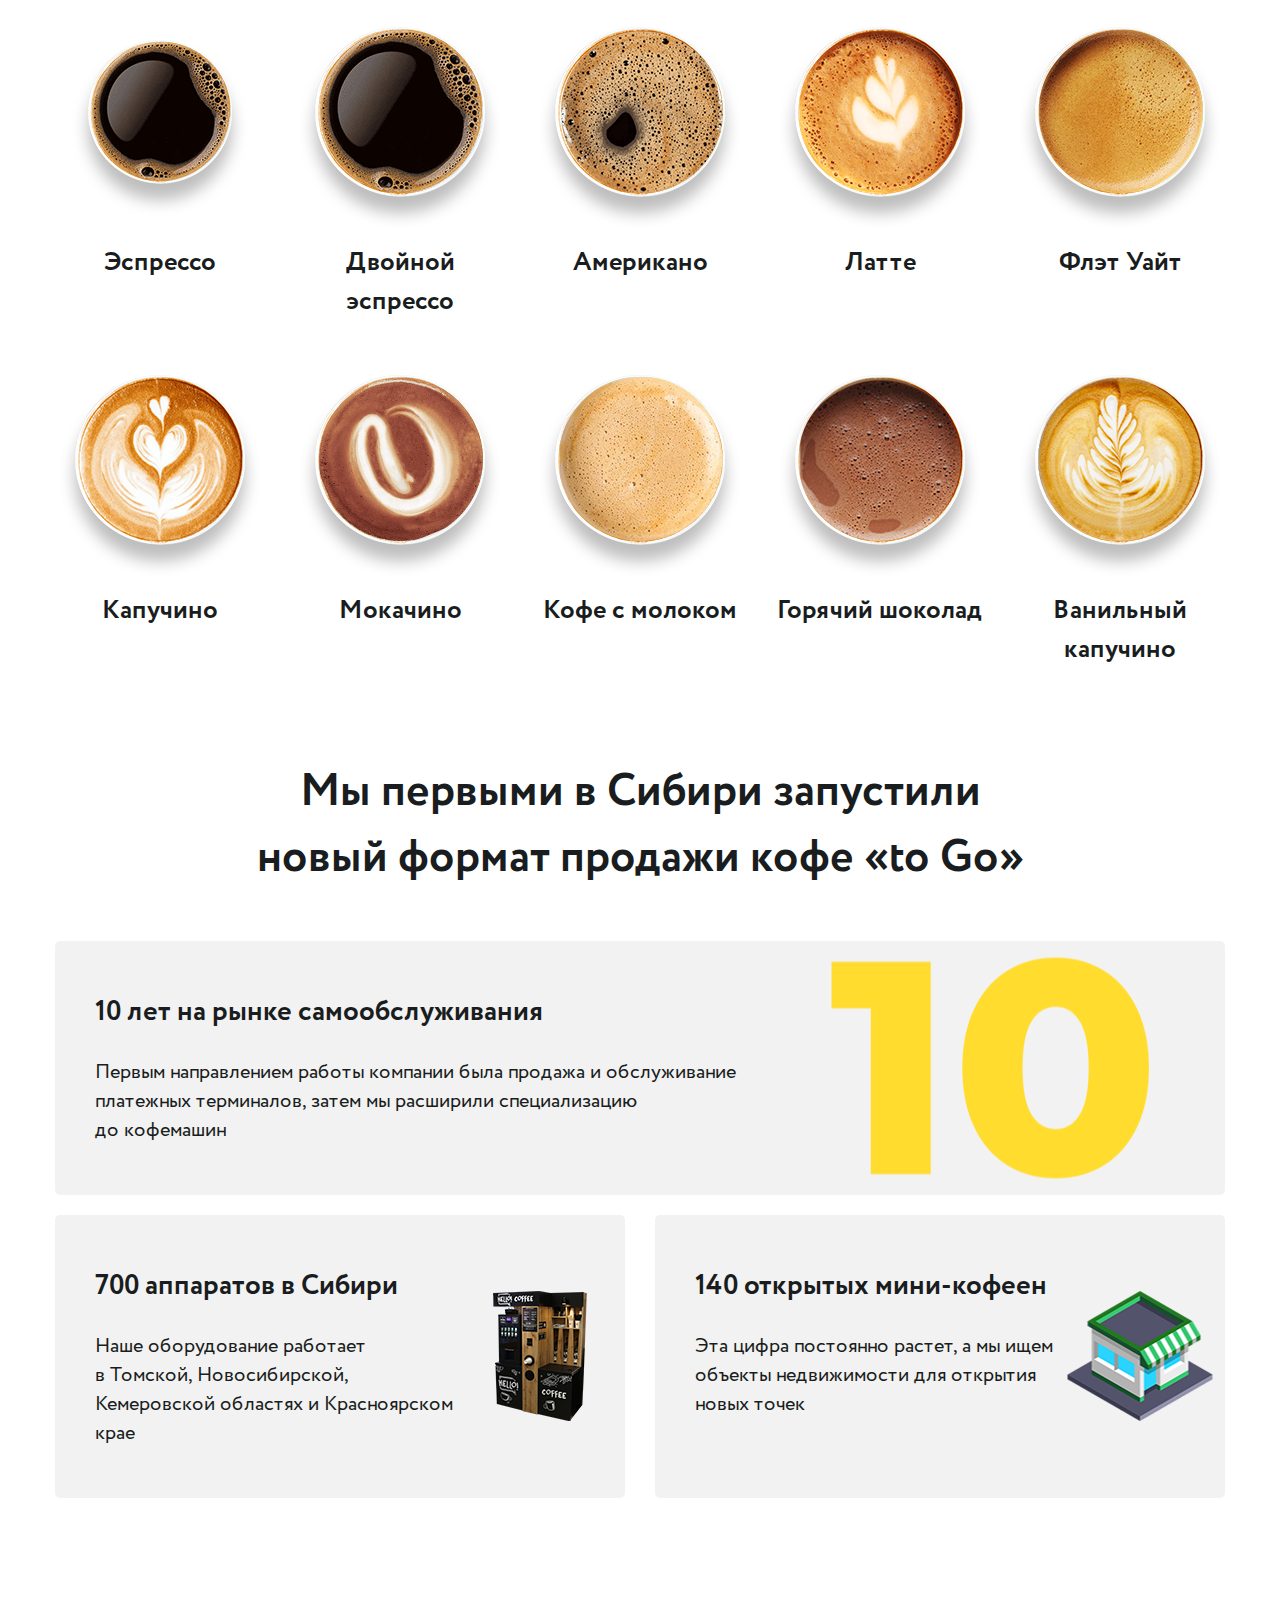
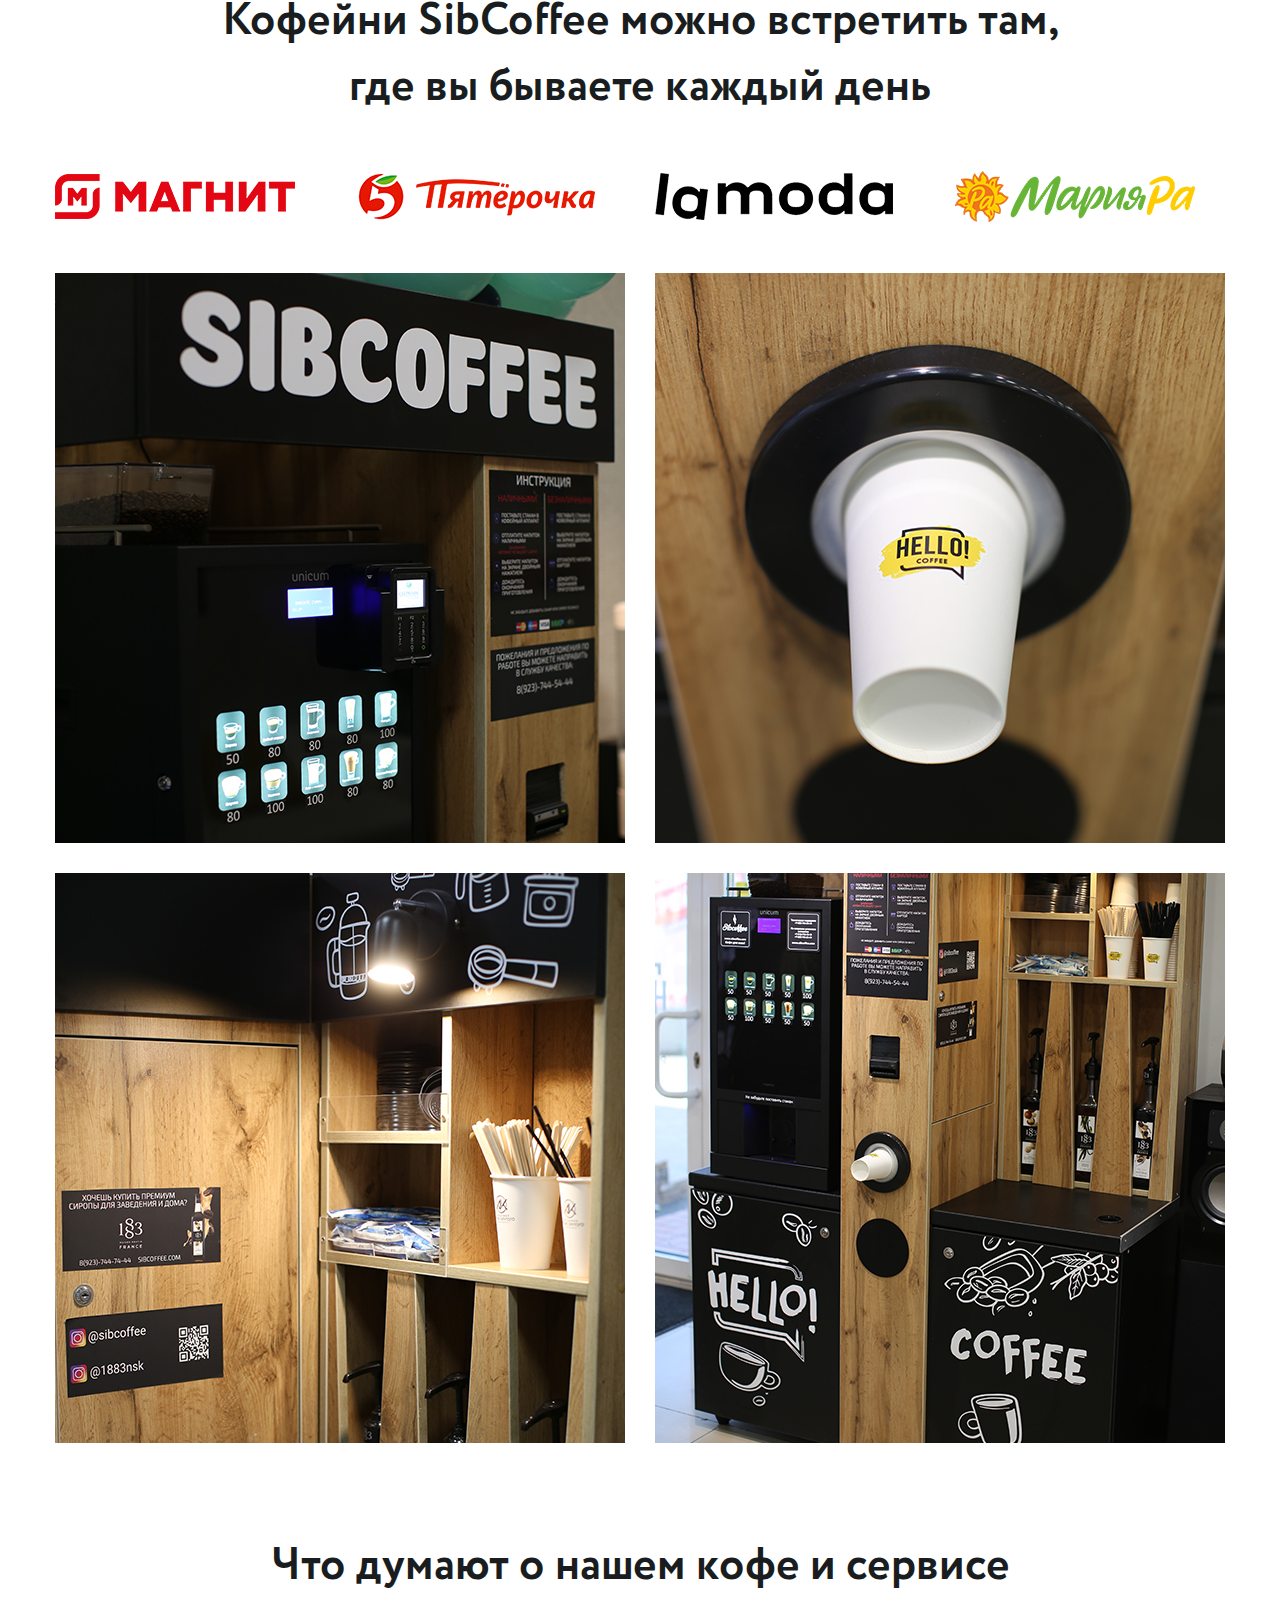
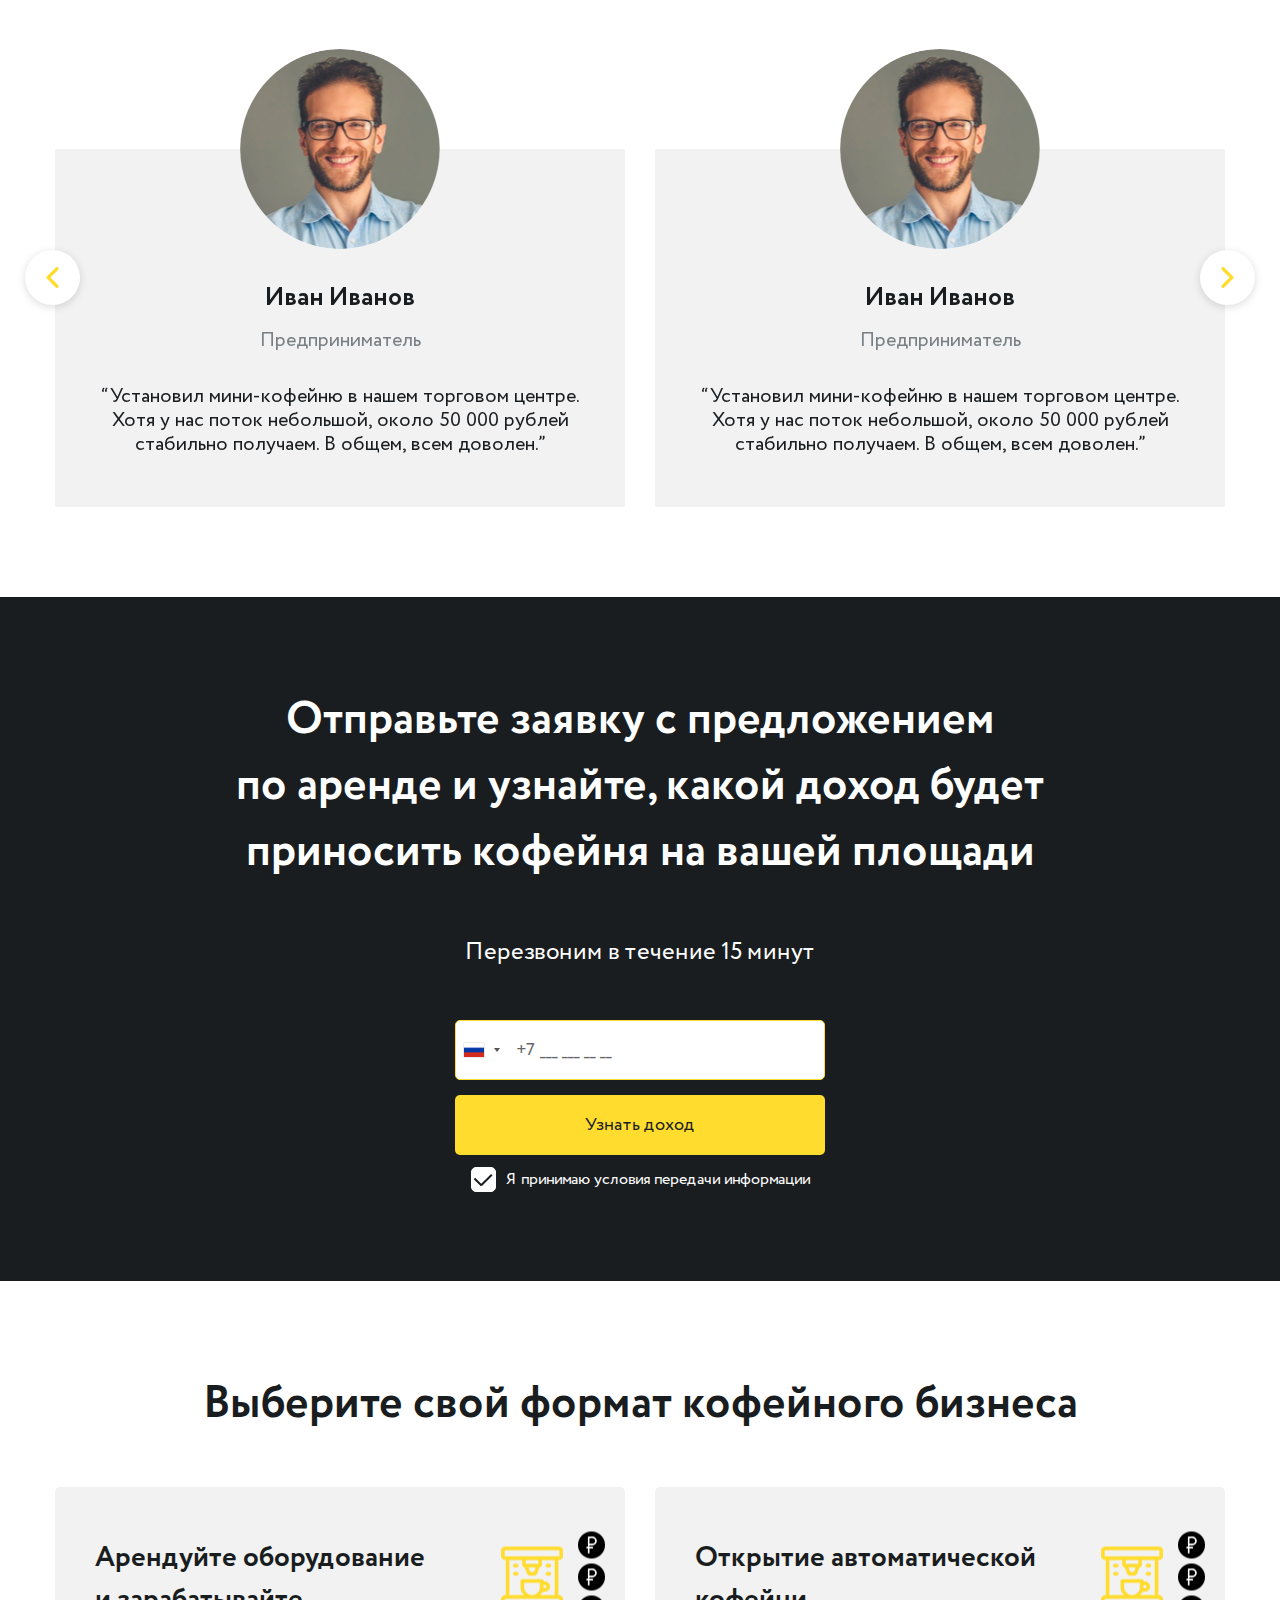
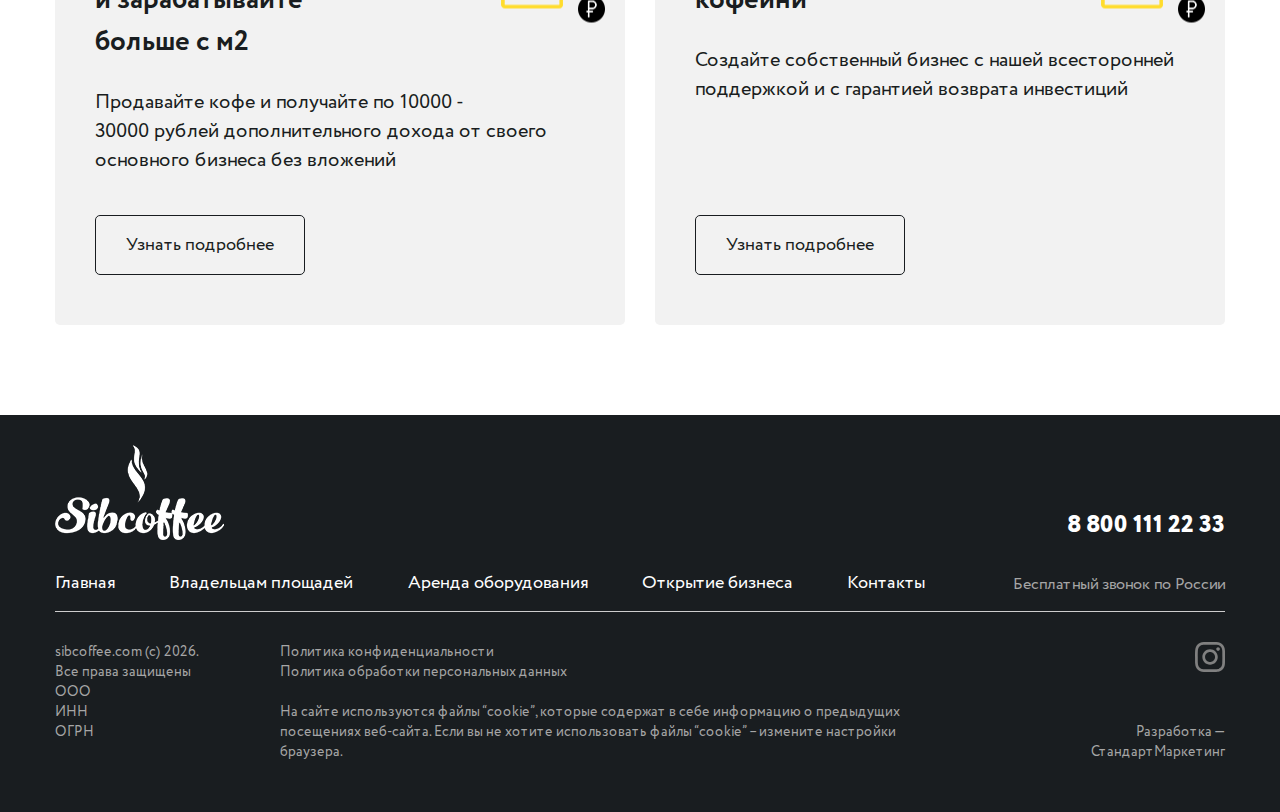
<file: space-owners.html>
<!DOCTYPE html>
<html>
<head>
	<title></title>
	<meta name="keywords" content=''>
	<meta name="description" content=''>

	<meta name="format-detection" content="telephone=no">

	<meta http-equiv="Content-Type" content="text/html; charset=utf-8">
	<meta name="viewport" content="width=device-width,minimum-scale=1,maximum-scale=1">
	<link rel="stylesheet" href="css/reset.css" type="text/css">
	<link rel="stylesheet" href="css/jquery.fancybox.css" type="text/css">
	<link rel="stylesheet" href="css/slick.css" type="text/css">
	<link rel="stylesheet" href="css/intlTelInput.css" type="text/css">
	<link rel="stylesheet" href="css/layout.css" type="text/css">
	<link rel="stylesheet" href="css/main.css" type="text/css">

</head>
<body>
	<div class="body-wrap">
		<div class="header">
			<div class="header-content">
				<div class="container">
					<div class="wrap">
						<div class="mobile-btn">
							<div class="mobile-btn-el"></div>
						</div>
						<div class="header-logo">
							<div class="logo">
								<a href="/"><img src="i/logo.png"></a>
							</div>
							<div class="slogan">Первая в&nbsp;Сибири сеть<br> кофеен самообслуживания</div>
						</div>
						<div class="header-info">
							<div class="phone">
								<a href="tel:88001112233">8 800 111 22 33</a>
								<p>Бесплатный звонок по&nbsp;России</p>
							</div>
							<a href="#popup-callback" class="b-btn grey-btn fancybox">Заказать звонок</a>
						</div>
					</div>
				</div>
			</div>
			<div class="header-nav">
				<div class="container">
					<div class="wrap">
						<ul class="nav">
							<li><a href="/">Главная</a></li>
							<li><a href="/">Владельцам площадей</a></li>
							<li><a href="/">Аренда оборудования</a></li>
							<li><a href="/">Открытие бизнеса</a></li>
							<li><a href="/">Контакты</a></li>
						</ul>
					</div>
				</div>
			</div>
			<div class="mobile-menu">
				<div class="close-btn"></div>
				<ul class="nav">
					<li><a href="/">Главная</a></li>
					<li><a href="/">Владельцам площадей</a></li>
					<li><a href="/">Аренда оборудования</a></li>
					<li><a href="/">Открытие бизнеса</a></li>
					<li><a href="/">Контакты</a></li>
				</ul>
				<div class="phone">
					<a href="tel:88001112233">8 800 111 22 33</a>
					<p>Бесплатный звонок по&nbsp;России</p>
				</div>
				<a href="#popup-callback" class="b-btn grey-btn fancybox">Заказать звонок</a>
			</div>
		</div>

		<div class="b-face">
			<div class="container">
				<div class="wrap">
					<div class="content">
						<h2 class="title">Получайте арендный доход даже с&nbsp;маленькой площади, разместив у&nbsp;себя мини-кофейню самообслуживания</h2>
						<div class="text">
							<ul>
								<li>Минимальная площадь&nbsp;— <nobr>от 1,5 м2</nobr></li>
								<li>Готовые варианты планировки для любых помещений</li>
								<li>Рост продуктивности работников и&nbsp;комфорта посетителей</li>
							</ul>
						</div>
						<div class="b-form">
							<form>
								<div class="flex">
									<div class="b-input">
										<input type="tel" placeholder="+7 923 456 78 90">
									</div>
									<button type="submit" class="b-btn">Узнать доход</button>
								</div>
								<div class="policy-text"><div class="radio-btn active"></div>Я принимаю <a href="#popup-policy" class="fancybox">условия передачи информации</a></div>
							</form>
						</div>
						<div class="partner">
							<img src="i/partner-icon.png">
							<span>Отправьте заявку с&nbsp;предложением по&nbsp;аренде и&nbsp;узнайте, какой доход будет приносить кофейня на&nbsp;вашей площади</span>
						</div>
					</div>
					<div class="image"><img src="i/face-img.png"></div>
				</div>
			</div>
		</div>

		<div class="b-section first">
			<div class="container">
				<h2 class="b-title">С кем мы сотрудничаем</h2>
				<ul class="b-worked">
					<li>
						<div class="icon"><img src="i/work-icon-1.png"></div>
						<div class="title">Владельцы коммерческой недвижимости</div>
						<div class="text">Получайте максимум прибыли с&nbsp;каждого квадратного метра площади</div>
					</li>
					<li>
						<div class="icon"><img src="i/work-icon-2.png"></div>
						<div class="title">Офисы, организации</div>
						<div class="text">Повышайте уровень сервиса для своих сотрудников и&nbsp;клиентов</div>
					</li>
					<li>
						<div class="icon"><img src="i/work-icon-3.png"></div>
						<div class="title">Предприятия с&nbsp;большой проходимостью</div>
						<div class="text">Увеличьте поток посетителей и&nbsp;свою прибыль</div>
					</li>
				</ul>
			</div>
		</div>

		<div class="b-section">
			<div class="container">
				<div class="b-text-img">
					<div class="image"><img src="i/coffee-img-3.jpg"></div>
					<div class="content">
						<h2 class="title">В мини-кофейне в&nbsp;формате «to&nbsp;Go» вы сами приготовите кофе по&nbsp;своему вкусу</h2>
						<div class="text">
							<ul>
								<li>Выбираете напиток из&nbsp;10&nbsp;самых популярных видов</li>
								<li>Оплачиваете картой или&nbsp;наличными</li>
								<li>Через 1 минуту получаете стакан зернового кофе объемом&nbsp;300&nbsp;мл</li>
								<li>Можете добавить сироп или&nbsp;сахар по&nbsp;вкусу и&nbsp;наслаждаться напитком</li>
							</ul>
						</div>
					</div>
				</div>
			</div>
		</div>

		<div class="b-section">
			<div class="container">
				<h2 class="b-title">Что особенного в&nbsp;мини-кофейнях SibCoffee</h2>
				<ul class="b-features">
					<li>
						<div class="title">70% покупателей становятся постоянными</div>
						<div class="info">И это лучший показатель качества напитков из&nbsp;нашей мини-кофейни</div>
					</li>
					<li>
						<div class="title">Выгодная покупка для любителей кофе</div>
						<div class="info">Стакан зернового кофе 300&nbsp;мл в&nbsp;два&nbsp;раза дешевле, чем в&nbsp;кафе</div>
					</li>
					<li>
						<div class="title">Выверенные рецепты напитков</div>
						<div class="info">Мы подбирали сочетание ингредиентов по&nbsp;методу фокус-групп, чтобы напитки пришлись по&nbsp;вкусу кофеманам</div>
					</li>
					<li>
						<div class="title">Компактный размер и&nbsp;современный дизайн кофеен</div>
						<div class="info">В комплекте машина для приготовления кофе, стойка для аксессуаров и&nbsp;контейнер для&nbsp;мусора</div>
					</li>
					<li>
						<div class="title">Оптимальная планировка</div>
						<div class="info">Кофейню можно установить в&nbsp;любом помещении, выбрав один из&nbsp;множества вариантов расстановки мебели</div>
					</li>
					<li>
						<div class="title">Кофемашина настраивается под вас</div>
						<div class="info">Вы сможете задать нужные параметры, чтобы готовить напитки по&nbsp;вкусу клиентов или использовать собственные ингредиенты</div>
					</li>
				</ul>
			</div>
		</div>

		<div class="b-section last">
			<div class="container">
				<h2 class="b-title">Кофейня работает, вы получаете доход</h2>
				<div class="b-text-img right-img margin">
					<div class="image"><img src="i/coffee-img-4.jpg"></div>
					<div class="content big">
						<div class="items">
							<div class="item">
								<div class="title">Регулярное обслуживание</div>
								<div class="text">
									<ul>
										<li>Кофейня не&nbsp;требует вашего внимания или&nbsp;персонала. <nobr>Раз в 1-3 дня</nobr> мы обслуживаем оборудование и&nbsp;следим, чтобы всё работало правильно</li>
									</ul>
								</div>
							</div>
							<div class="item">
								<div class="title">Чистота вокруг</div>
								<div class="text">
									<ul>
										<li>Кофейня имеет встроенный мусорный бак, так что вокруг нее никогда не&nbsp;будет гор мусора. В&nbsp;отличие от&nbsp;обычного кофейного автомата, мини-кофейня всегда выглядит аккуратно</li>
									</ul>
								</div>
							</div>
							<div class="item">
								<div class="title">Бесперебойная работа</div>
								<div class="text">
									<ul>
										<li>Мы модернизировали оборудование и&nbsp;установили один из&nbsp;лучших купюроприемников, который не «капризничает» при приеме банкнот и&nbsp;не&nbsp;выдает ошибок</li>
									</ul>
								</div>
							</div>
						</div>
					</div>
				</div>
			</div>
		</div>

		<div class="b-section first last dark">
			<div class="container">
				<h2 class="b-title">Отправьте заявку с&nbsp;предложением<br> по&nbsp;аренде и&nbsp;узнайте, какой доход будет<br> приносить кофейня на&nbsp;вашей площади</h2>
				<div class="b-form-title">Перезвоним в&nbsp;течение 15&nbsp;минут</div>
				<div class="b-form">
					<form>
						<div class="b-input">
							<input type="tel" placeholder="+7 923 456 78 90">
						</div>
						<button type="submit" class="b-btn">Узнать доход</button>
						<div class="policy-text"><div class="radio-btn active"></div>Я принимаю <a href="#popup-policy" class="fancybox">условия передачи информации</a></div>
					</form>
				</div>
			</div>
		</div>

		<div class="b-section first">
			<div class="container">
				<h2 class="b-title">10 любимых видов напитков по&nbsp;цене<br> в&nbsp;2&nbsp;раза ниже, чем&nbsp;в&nbsp;кафе</h2>
				<ul class="b-types">
					<li>
						<div class="image"><img src="i/type-1.png"></div>
						<div class="name">Эспрессо</div>
					</li>
					<li>
						<div class="image"><img src="i/type-2.png"></div>
						<div class="name">Двойной эспрессо</div>
					</li>
					<li>
						<div class="image"><img src="i/type-3.png"></div>
						<div class="name">Американо</div>
					</li>
					<li>
						<div class="image"><img src="i/type-4.png"></div>
						<div class="name">Латте</div>
					</li>
					<li>
						<div class="image"><img src="i/type-5.png"></div>
						<div class="name">Флэт Уайт</div>
					</li>
					<li>
						<div class="image"><img src="i/type-6.png"></div>
						<div class="name">Капучино</div>
					</li>
					<li>
						<div class="image"><img src="i/type-7.png"></div>
						<div class="name">Мокачино</div>
					</li>
					<li>
						<div class="image"><img src="i/type-8.png"></div>
						<div class="name">Кофе с&nbsp;молоком</div>
					</li>
					<li>
						<div class="image"><img src="i/type-9.png"></div>
						<div class="name">Горячий шоколад</div>
					</li>
					<li>
						<div class="image"><img src="i/type-10.png"></div>
						<div class="name">Ванильный капучино</div>
					</li>
				</ul>
			</div>
		</div>

		<div class="b-section">
			<div class="container">
				<h2 class="b-title">Мы первыми в&nbsp;Сибири запустили<br> новый формат продажи кофе «to&nbsp;Go»</h2>
				<div class="b-cards">
					<div class="card big">
						<img src="i/card-img.png">
						<div class="title">10 лет на&nbsp;рынке самообслуживания</div>
						<div class="text">Первым направлением работы компании была продажа и&nbsp;обслуживание платежных терминалов, затем мы расширили специализацию до&nbsp;кофемашин</div>
					</div>
					<div class="card">
						<img src="i/card-img-2.png">
						<div class="title">700 аппаратов в&nbsp;Сибири</div>
						<div class="text">Наше оборудование работает в&nbsp;Томской, Новосибирской, Кемеровской областях и&nbsp;Красноярском крае</div>
					</div>
					<div class="card">
						<img src="i/card-img-4.png">
						<div class="title">140 открытых мини-кофеен</div>
						<div class="text">Эта цифра постоянно растет, а&nbsp;мы ищем объекты недвижимости для открытия новых точек</div>
					</div>
				</div>
			</div>
		</div>

		<div class="b-section">
			<div class="container">
				<h2 class="b-title">Кофейни SibCoffee можно встретить там,<br> где вы бываете каждый день</h2>
				<ul class="b-logos">
					<li><img src="i/logo-1.png"></li>
					<li><img src="i/logo-2.png"></li>
					<li><img src="i/logo-3.png"></li>
					<li><img src="i/logo-4.png"></li>
				</ul>
				<ul class="b-gal">
					<li><a href="i/gal-img-1.jpg" class="fancybox-gal" data-fancybox="gal-1"><img src="i/gal-img-1.jpg"></a></li>
					<li><a href="i/gal-img-2.jpg" class="fancybox-gal" data-fancybox="gal-1"><img src="i/gal-img-2.jpg"></a></li>
					<li><a href="i/gal-img-3.jpg" class="fancybox-gal" data-fancybox="gal-1"><img src="i/gal-img-3.jpg"></a></li>
					<li><a href="i/gal-img-4.jpg" class="fancybox-gal" data-fancybox="gal-1"><img src="i/gal-img-4.jpg"></a></li>
				</ul>
			</div>
		</div>

		<div class="b-section last">
			<div class="container">
				<h2 class="b-title">Что думают о&nbsp;нашем кофе и&nbsp;сервисе</h2>
				<div class="b-rev-slider">
					<div class="slide">
						<div class="photo" style="background-image:url('i/rev-photo.jpg');"></div>
						<div class="name">Иван Иванов</div>
						<div class="pos">Предприниматель</div>
						<div class="text">
							<p>“Установил мини-кофейню в нашем торговом центре. Хотя у нас поток небольшой, около 50 000 рублей стабильно получаем. В общем, всем доволен.”</p>
						</div>
					</div>
					<div class="slide">
						<div class="photo" style="background-image:url('i/rev-photo.jpg');"></div>
						<div class="name">Иван Иванов</div>
						<div class="pos">Предприниматель</div>
						<div class="text">
							<p>“Установил мини-кофейню в нашем торговом центре. Хотя у нас поток небольшой, около 50 000 рублей стабильно получаем. В общем, всем доволен.”</p>
						</div>
					</div>
					<div class="slide">
						<div class="photo" style="background-image:url('i/rev-photo.jpg');"></div>
						<div class="name">Иван Иванов</div>
						<div class="pos">Предприниматель</div>
						<div class="text">
							<p>“Установил мини-кофейню в нашем торговом центре. Хотя у нас поток небольшой, около 50 000 рублей стабильно получаем. В общем, всем доволен.”</p>
						</div>
					</div>
				</div>
			</div>
		</div>

		<div class="b-section first last dark">
			<div class="container">
				<h2 class="b-title">Отправьте заявку с&nbsp;предложением<br> по&nbsp;аренде и&nbsp;узнайте, какой доход будет<br> приносить кофейня на&nbsp;вашей площади</h2>
				<div class="b-form-title">Перезвоним в&nbsp;течение 15&nbsp;минут</div>
				<div class="b-form">
					<form>
						<div class="b-input">
							<input type="tel" placeholder="+7 923 456 78 90">
						</div>
						<button type="submit" class="b-btn">Узнать доход</button>
						<div class="policy-text"><div class="radio-btn active"></div>Я принимаю <a href="#popup-policy" class="fancybox">условия передачи информации</a></div>
					</form>
				</div>
			</div>
		</div>

		<div class="b-section first last">
			<div class="container">
				<h2 class="b-title">Выберите свой формат кофейного бизнеса</h2>
				<div class="b-formats">
					<div class="card">
						<div class="content">
							<img src="i/icon-format-3.png" class="icon">
							<div class="title">Арендуйте оборудование и&nbsp;зарабатывайте больше&nbsp;с&nbsp;м2</div>
							<div class="text">Продавайте кофе и&nbsp;получайте по&nbsp;10000 - 30000&nbsp;рублей дополнительного дохода от&nbsp;своего основного бизнеса без&nbsp;вложений</div>
						</div>
						<a href="#" class="b-btn border-btn">Узнать подробнее</a>
					</div>
					<div class="card">
						<div class="content">
							<img src="i/icon-format-3.png" class="icon">
							<div class="title">Открытие автоматической кофейни</div>
							<div class="text">Создайте собственный бизнес с&nbsp;нашей всесторонней поддержкой и&nbsp;с&nbsp;гарантией возврата инвестиций</div>
						</div>
						<a href="#" class="b-btn border-btn">Узнать подробнее</a>
					</div>
				</div>
			</div>
		</div>

		<div class="footer">
			<div class="container">
				<div class="footer-top">
					<div class="footer-main">
						<div class="footer-logo">
							<a href="/"><img src="i/logo-w.png"></a>
						</div>
						<ul class="nav">
							<li><a href="/">Главная</a></li>
							<li><a href="/">Владельцам площадей</a></li>
							<li><a href="/">Аренда оборудования</a></li>
							<li><a href="/">Открытие бизнеса</a></li>
							<li><a href="/">Контакты</a></li>
						</ul>
					</div>
					<div class="phone">
						<a href="tel:88001112233">8 800 111 22 33</a>
						<p>Бесплатный звонок по&nbsp;России</p>
					</div>
				</div>
				<div class="footer-about">
					<ul class="info">
						<li>sibcoffee.com (c) <span id="footer-year"></span>.</li>
						<li>Все права защищены</li>
						<li>ООО</li>
						<li>ИНН</li>
						<li>ОГРН</li>
					</ul>
					<div class="cookie">
						<ul>
							<li><a href="/" target="_blank">Политика конфиденциальности</a></li>
							<li><a href="#popup-policy" class="fancybox">Политика обработки персональных данных</a></li>
						</ul>
						<div class="text">
							<p>На сайте используются <a href="/" target="_blank">файлы “cookie”</a>, которые содержат в&nbsp;себе информацию о&nbsp;предыдущих посещениях веб-сайта. Если вы не хотите использовать <a href="/" target="_blank">файлы “cookie”</a> – измените настройки браузера.</p>
						</div>
					</div>
					<div class="links">
						<ul class="social">
							<li><a href="#" target="_blank"><img src="i/social-1.svg"></a></li>
						</ul>
						<div class="logo-dev"><a href="https://atkgroup.pro" target="_blank">Разработка — СтандартМаркетинг</a></div>
					</div>
				</div>
			</div>
		</div>

		<div style="display:none;">
			<div class="popup" id="popup-callback">
				<div class="title">Закажите обратный звонок</div>
				<div class="subtitle">Свяжемся с&nbsp;вами в&nbsp;ближайшее время</div>
				<div class="b-form">
					<form>
						<div class="b-input">
							<input type="text" placeholder="Ваше имя">
						</div>
						<div class="b-input">
							<input type="tel" placeholder="+7 923 456 78 90">
						</div>
						<button type="submit" class="b-btn">Получить бизнес-план</button>
						<div class="policy-text"><div class="radio-btn active"></div>Я принимаю <a href="#popup-policy" class="fancybox">условия передачи информации</a></div>
					</form>
				</div>
			</div>

			<div class="popup popup-policy" id="popup-policy">
				<div class="title">Соглашение на обработку персональных данных</div>
				<div class="b-text">
					<p>Данное соглашение создано нами с целью максимальной защищенности ваших данных. Пожалуйста, прочтите внимательно нашу политику конфиденциальности.<br> Когда вы отправляете заявку на нашем сайте с целью получения услуг, какой-либо справочной информации или обратной связи, вы автоматически даете согласие на обработку нами ваших персональных данных, а также иной информации: хранение, использование и сбор. Мы гарантируем, что ваши личные и персональные данные никогда не будут переданы третьим лицам.</p><br>
					<p>Все указываемые персональные данные, такие как:<br> • адрес электронной почты,<br> • ваше имя,<br> • контактный номер телефона</p><br>
					<p>Мы используем исключительно для связи с вами в следующих случаях: ответ на вопросы, обработка ваших заявок.</p>
				</div>
			</div>
		</div>
	</div>

	<script type="text/javascript" src="js/jquery-3.5.1.min.js"></script>
	<script type="text/javascript" src="js/jquery.fancybox.js"></script>
	<script type="text/javascript" src="js/jquery.inputmask.bundle.js"></script>
	<script type="text/javascript" src="js/slick.js"></script>
	<script type="text/javascript" src="js/intlTelInput.min.js"></script>
	<script type="text/javascript" src="js/utils.js"></script>
	<script type="text/javascript" src="js/main.js"></script>
</body>
</html>
</file>
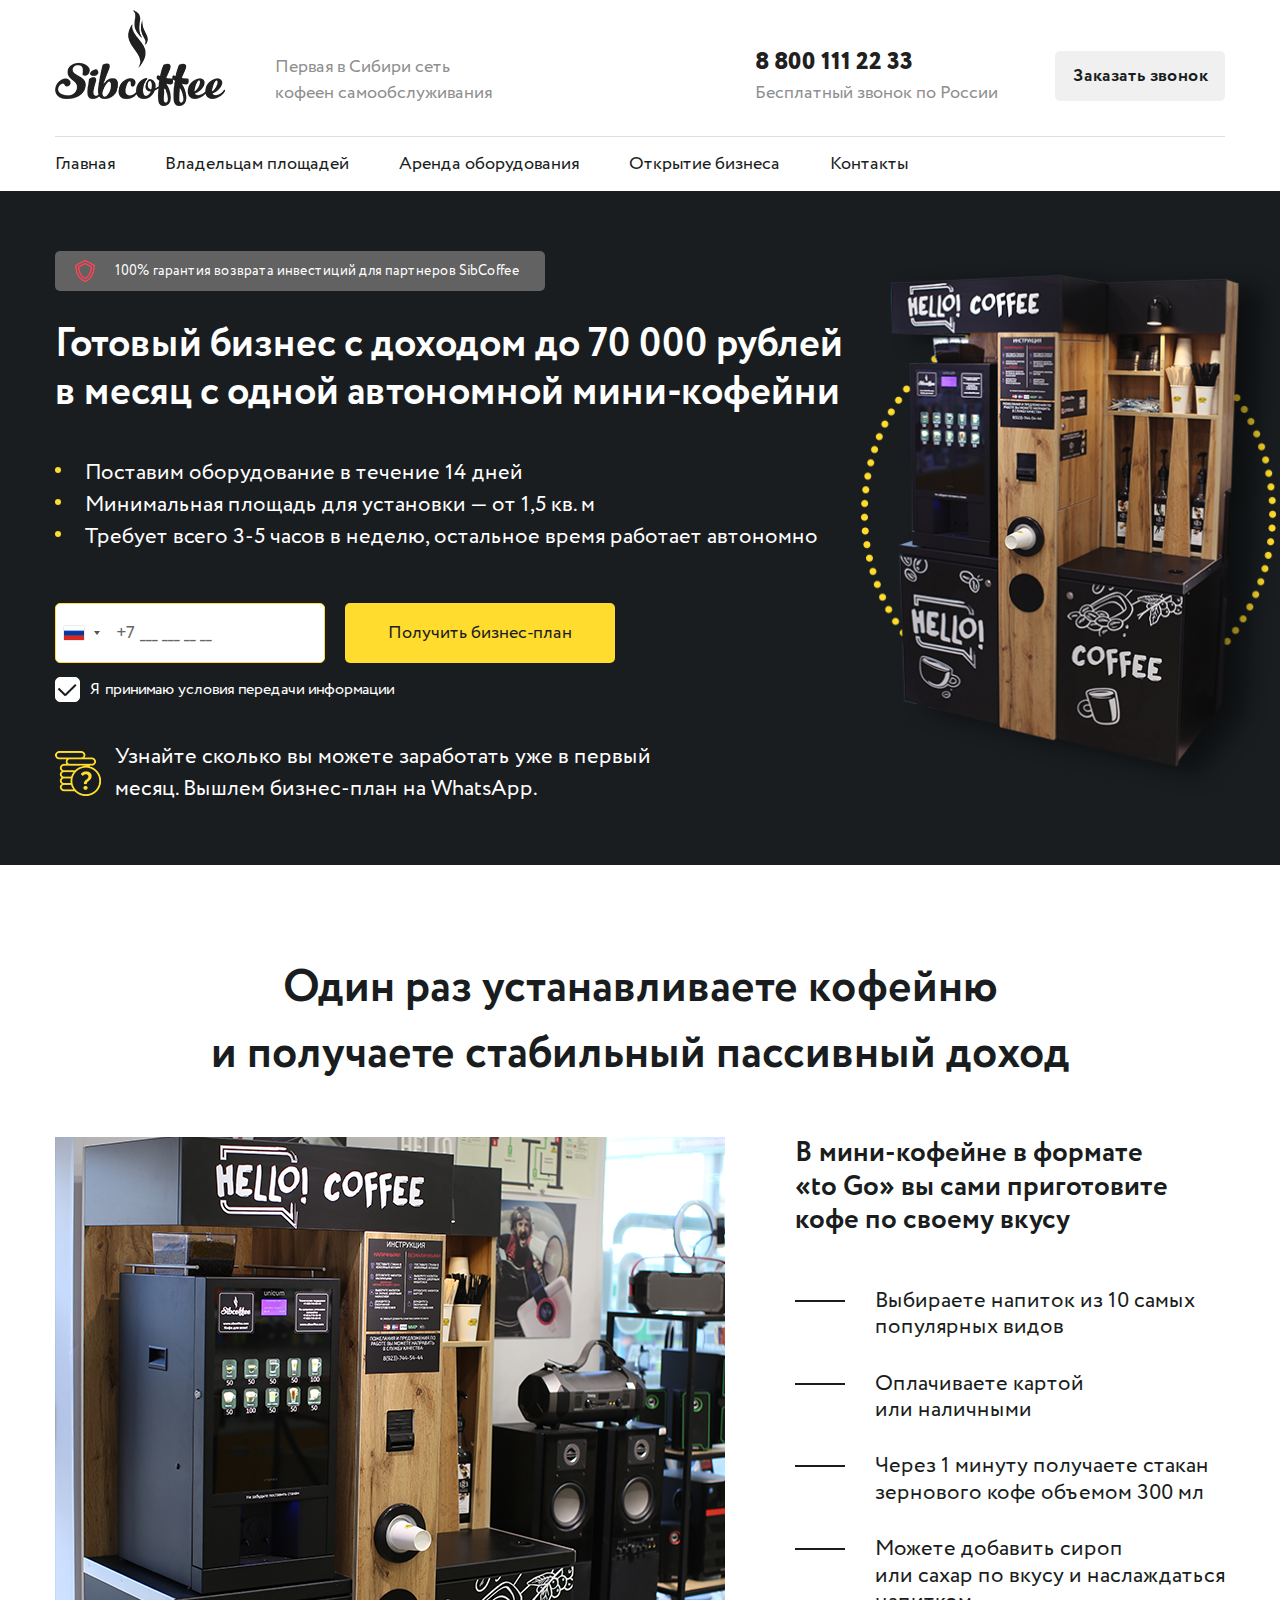
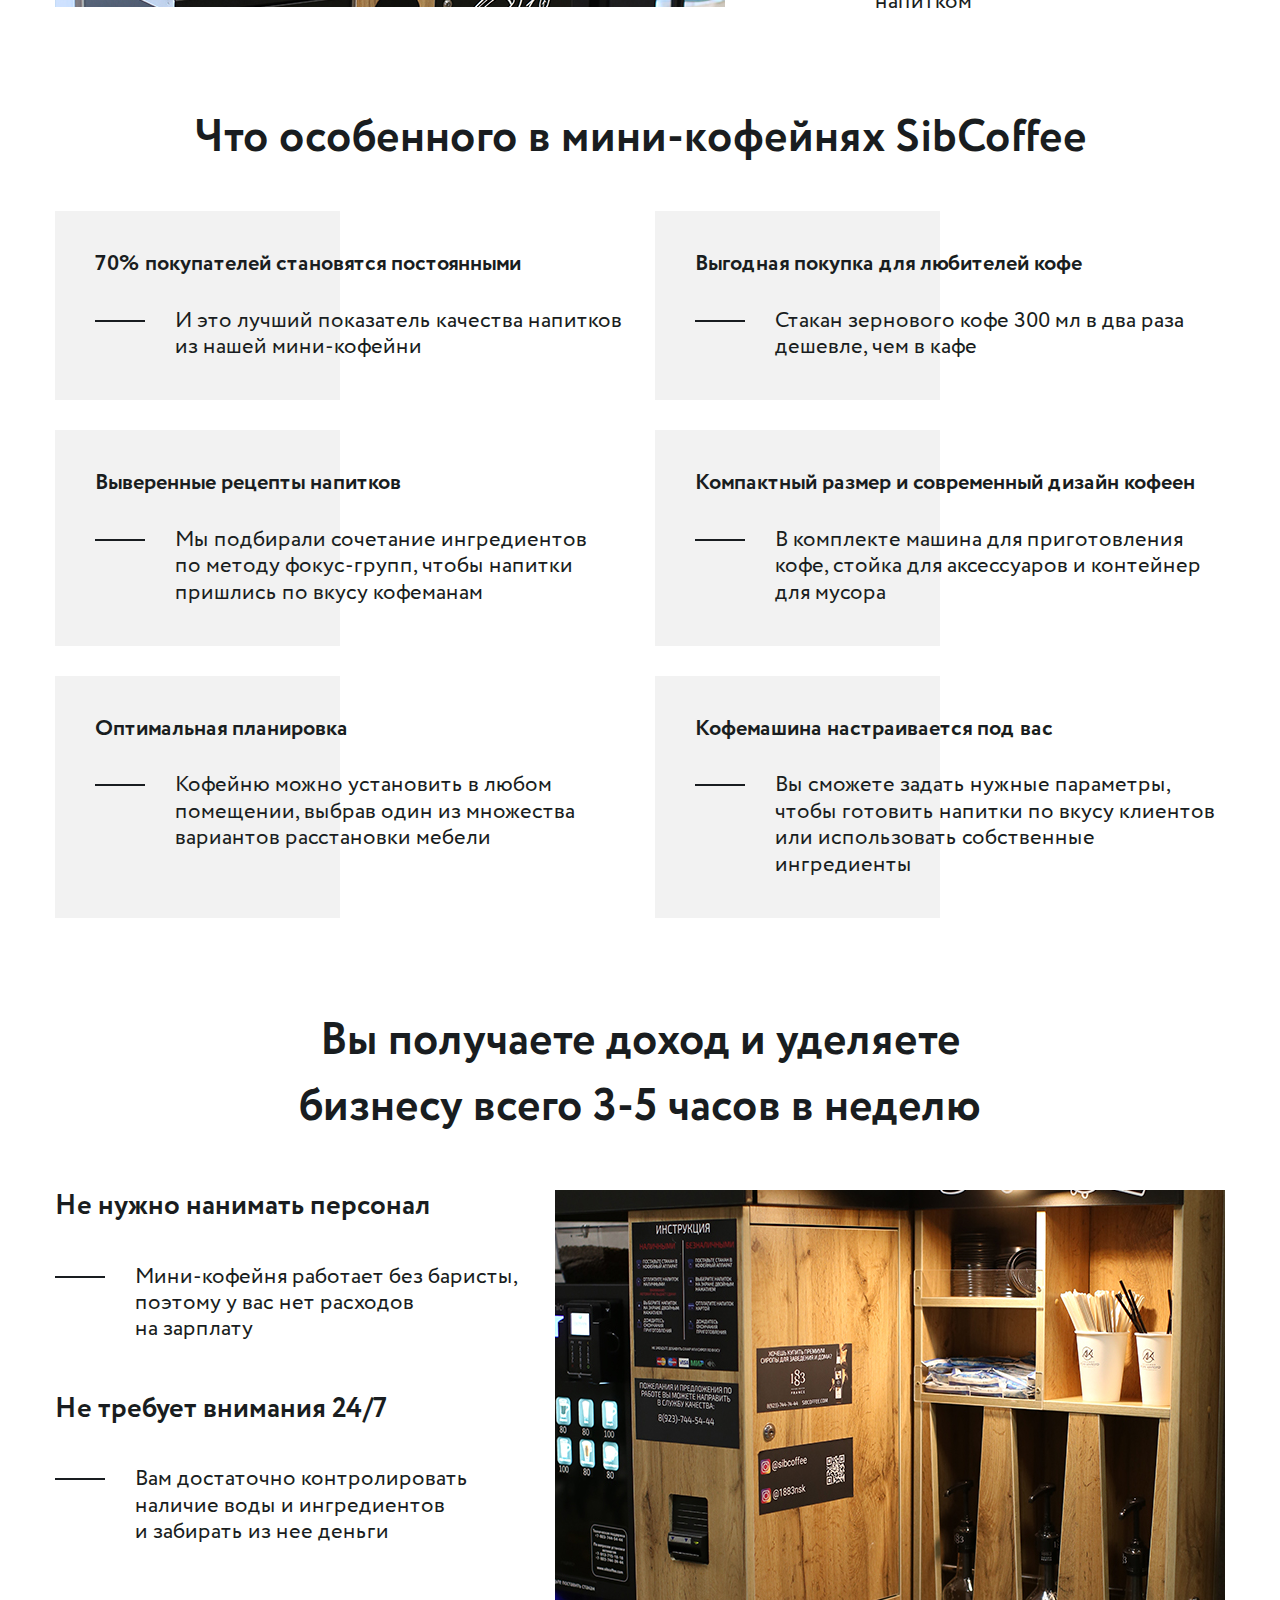
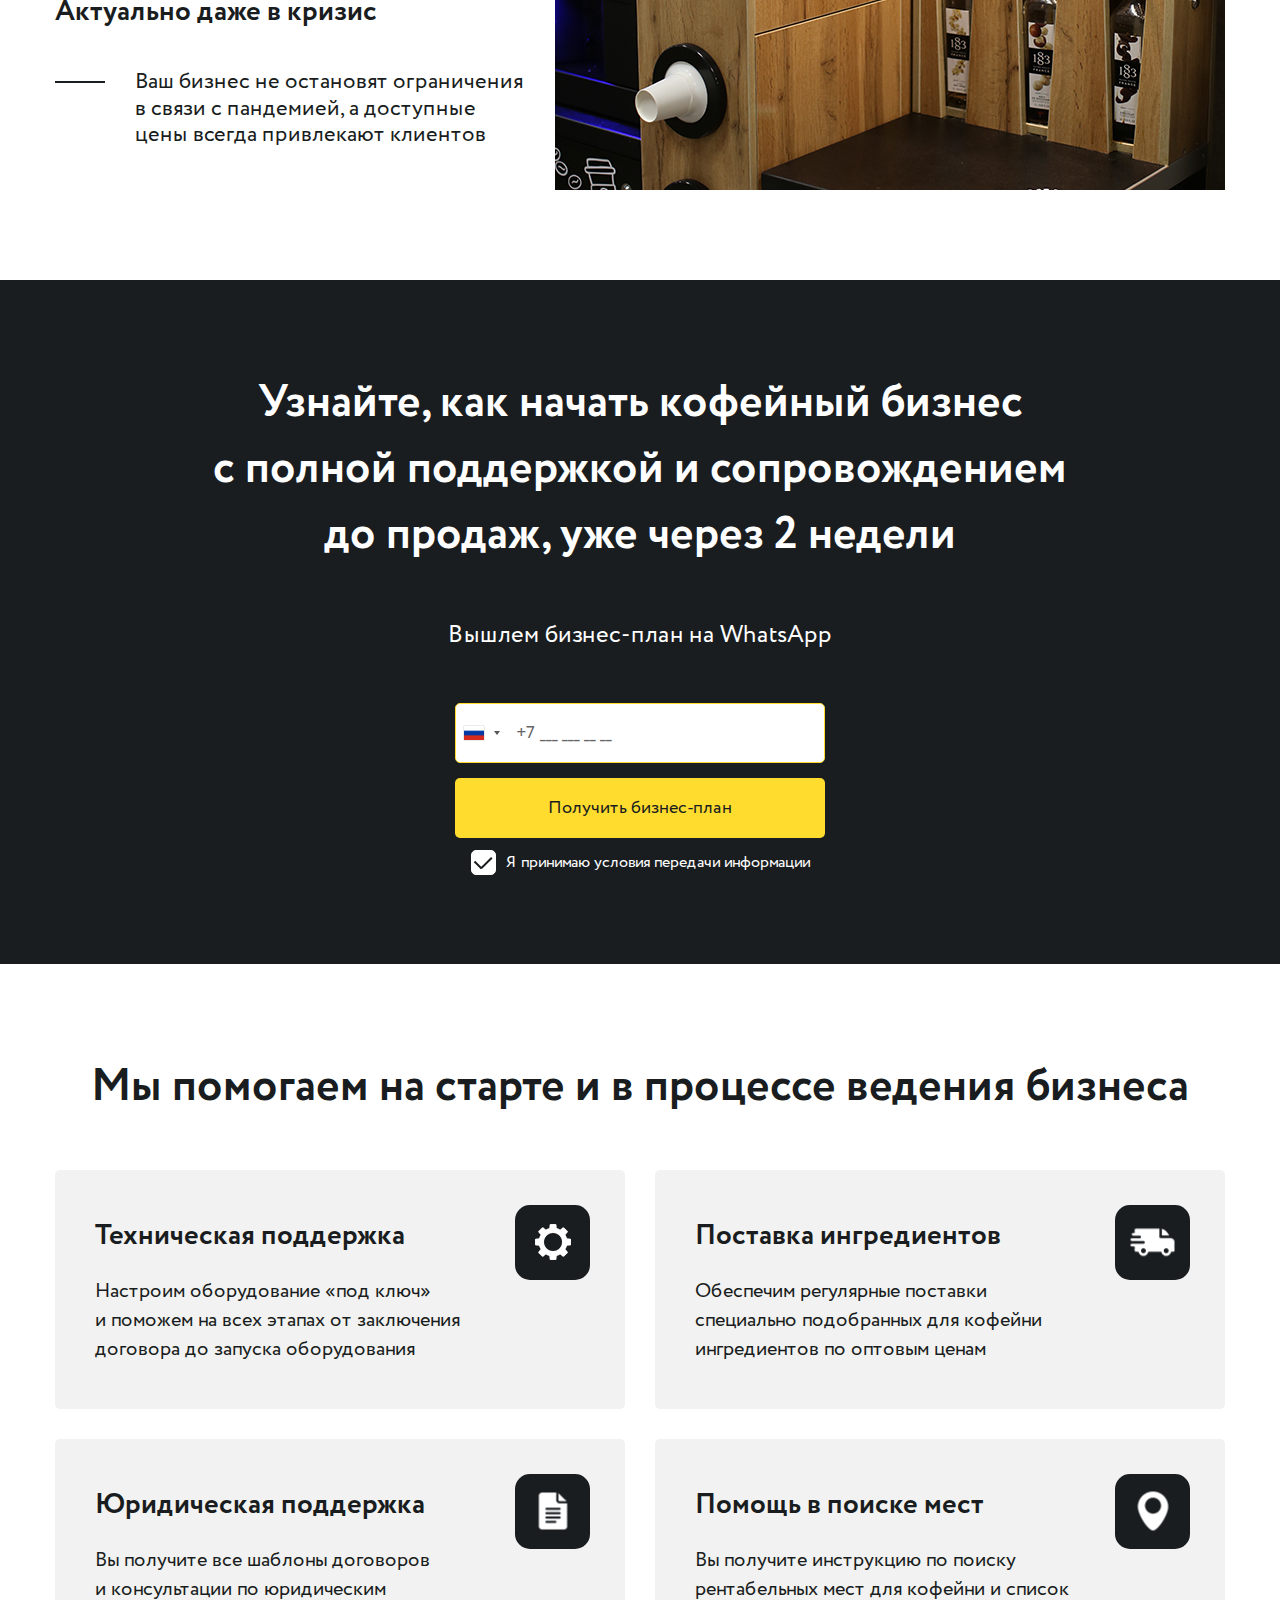
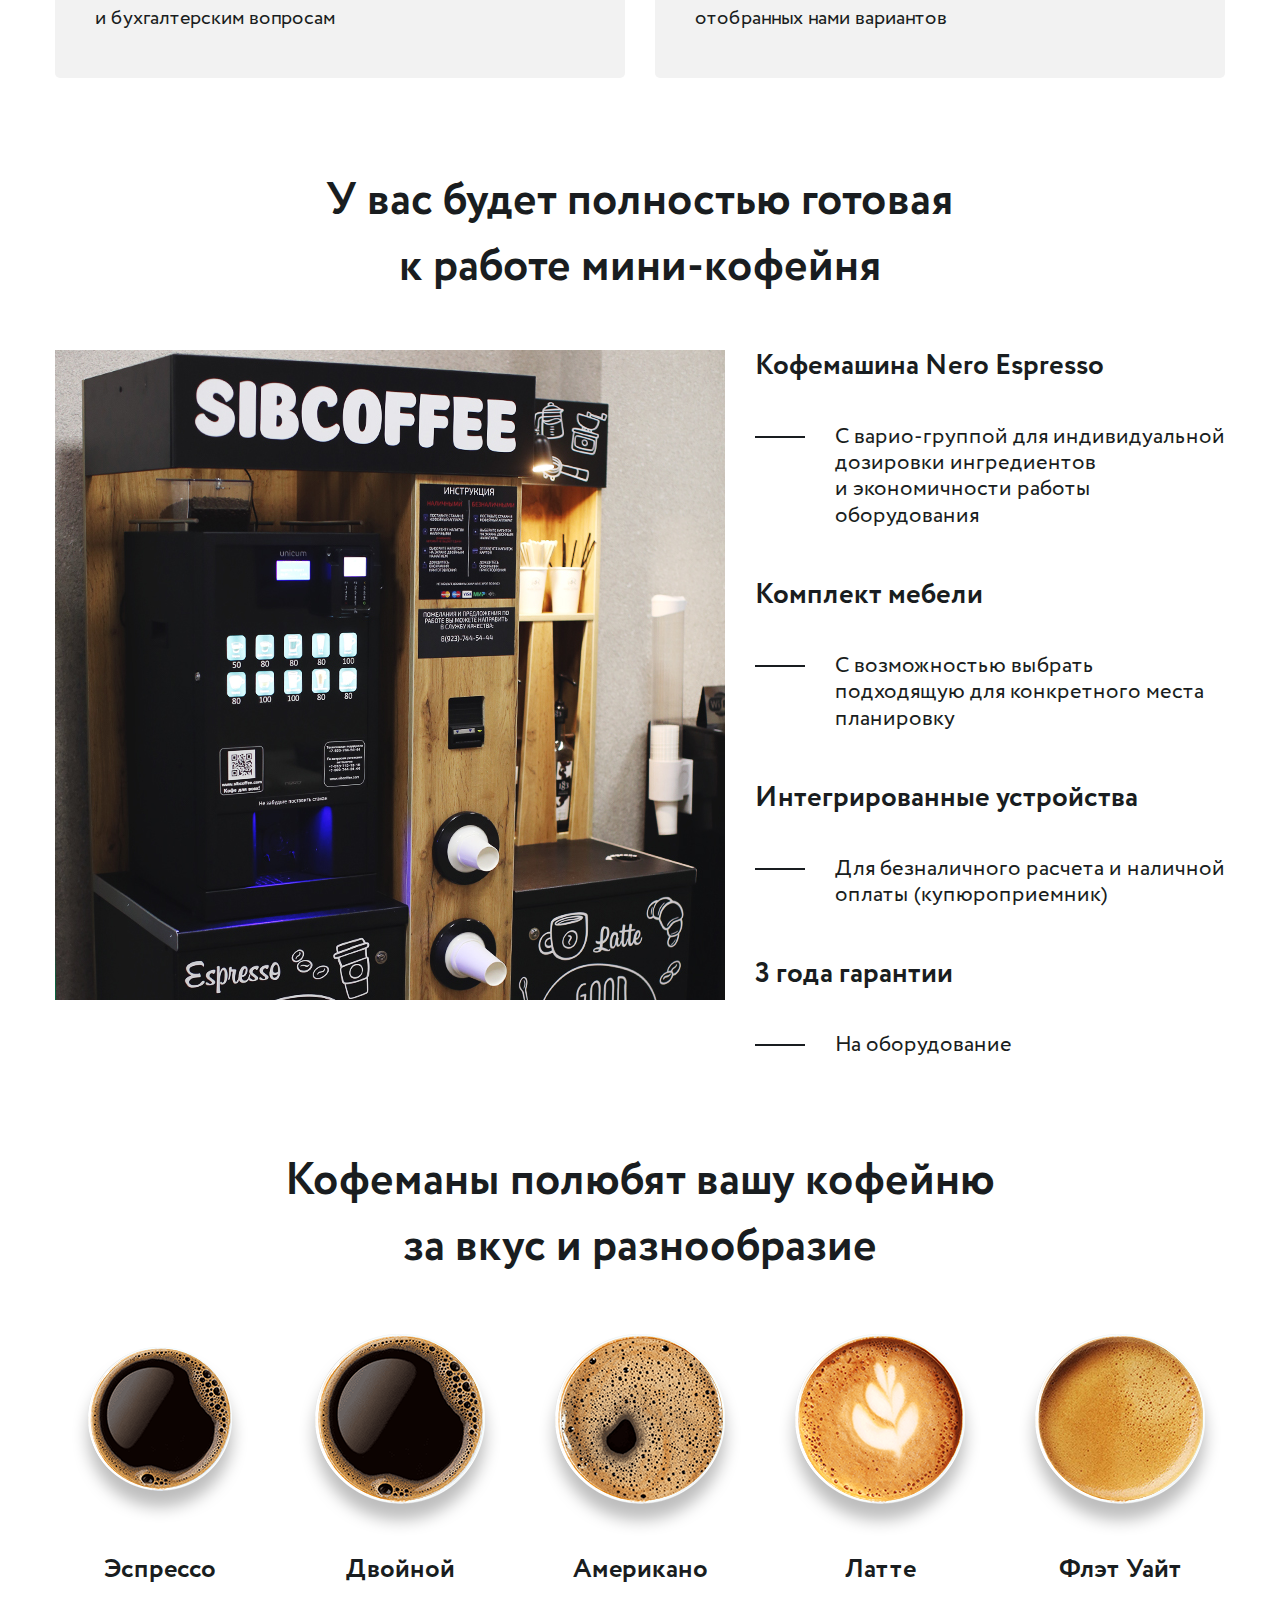
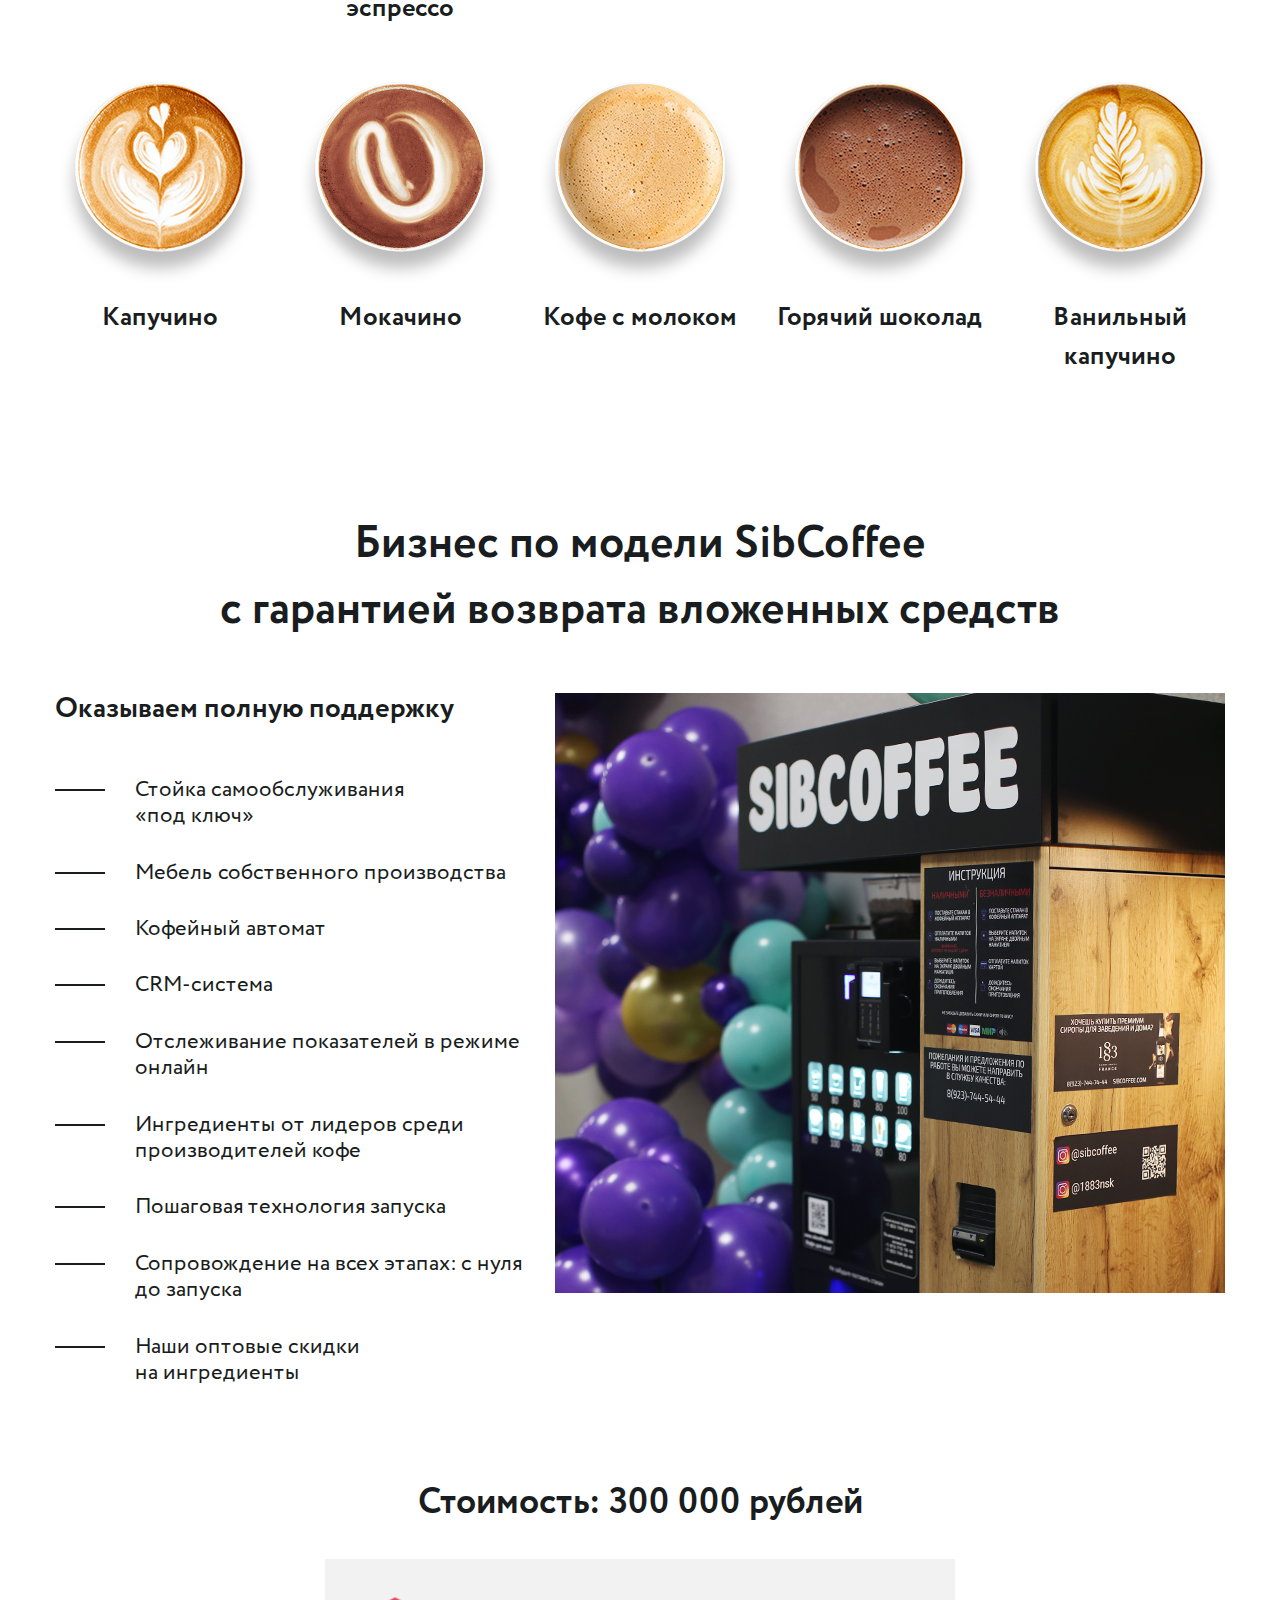
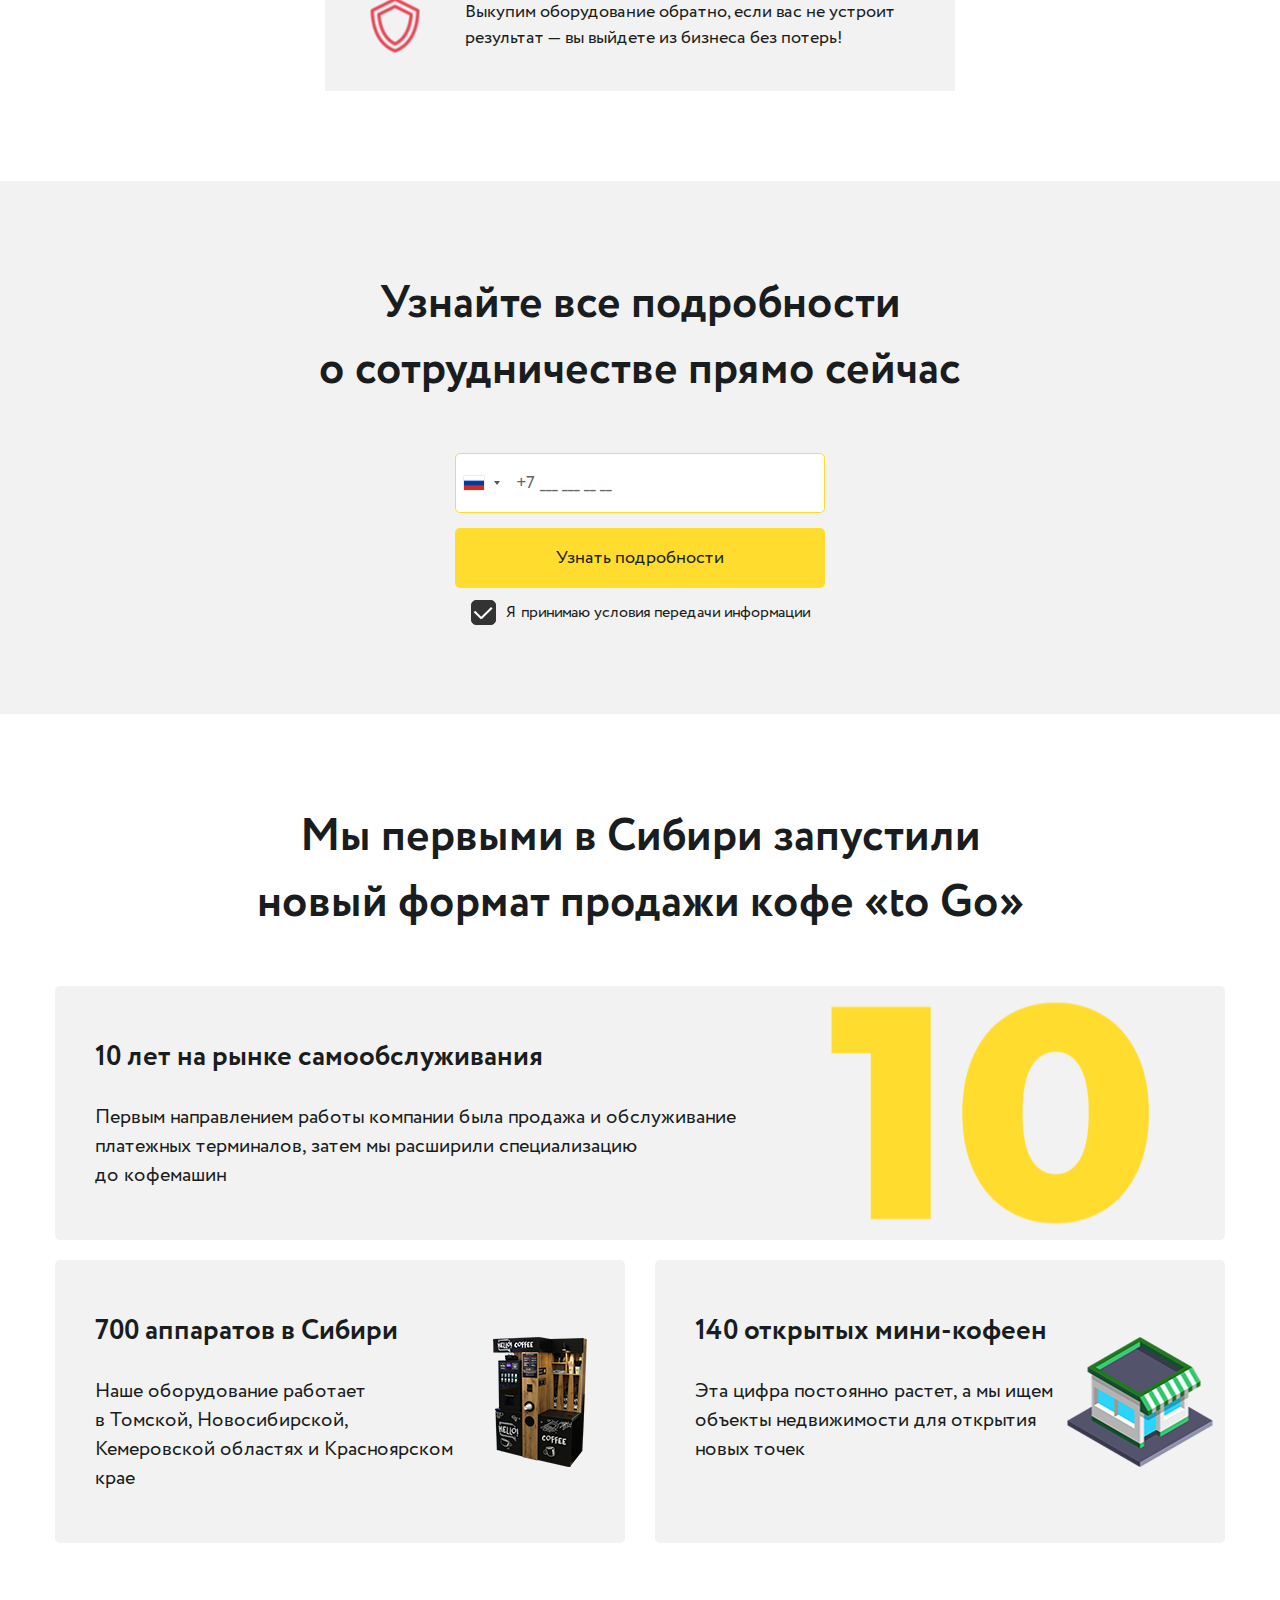
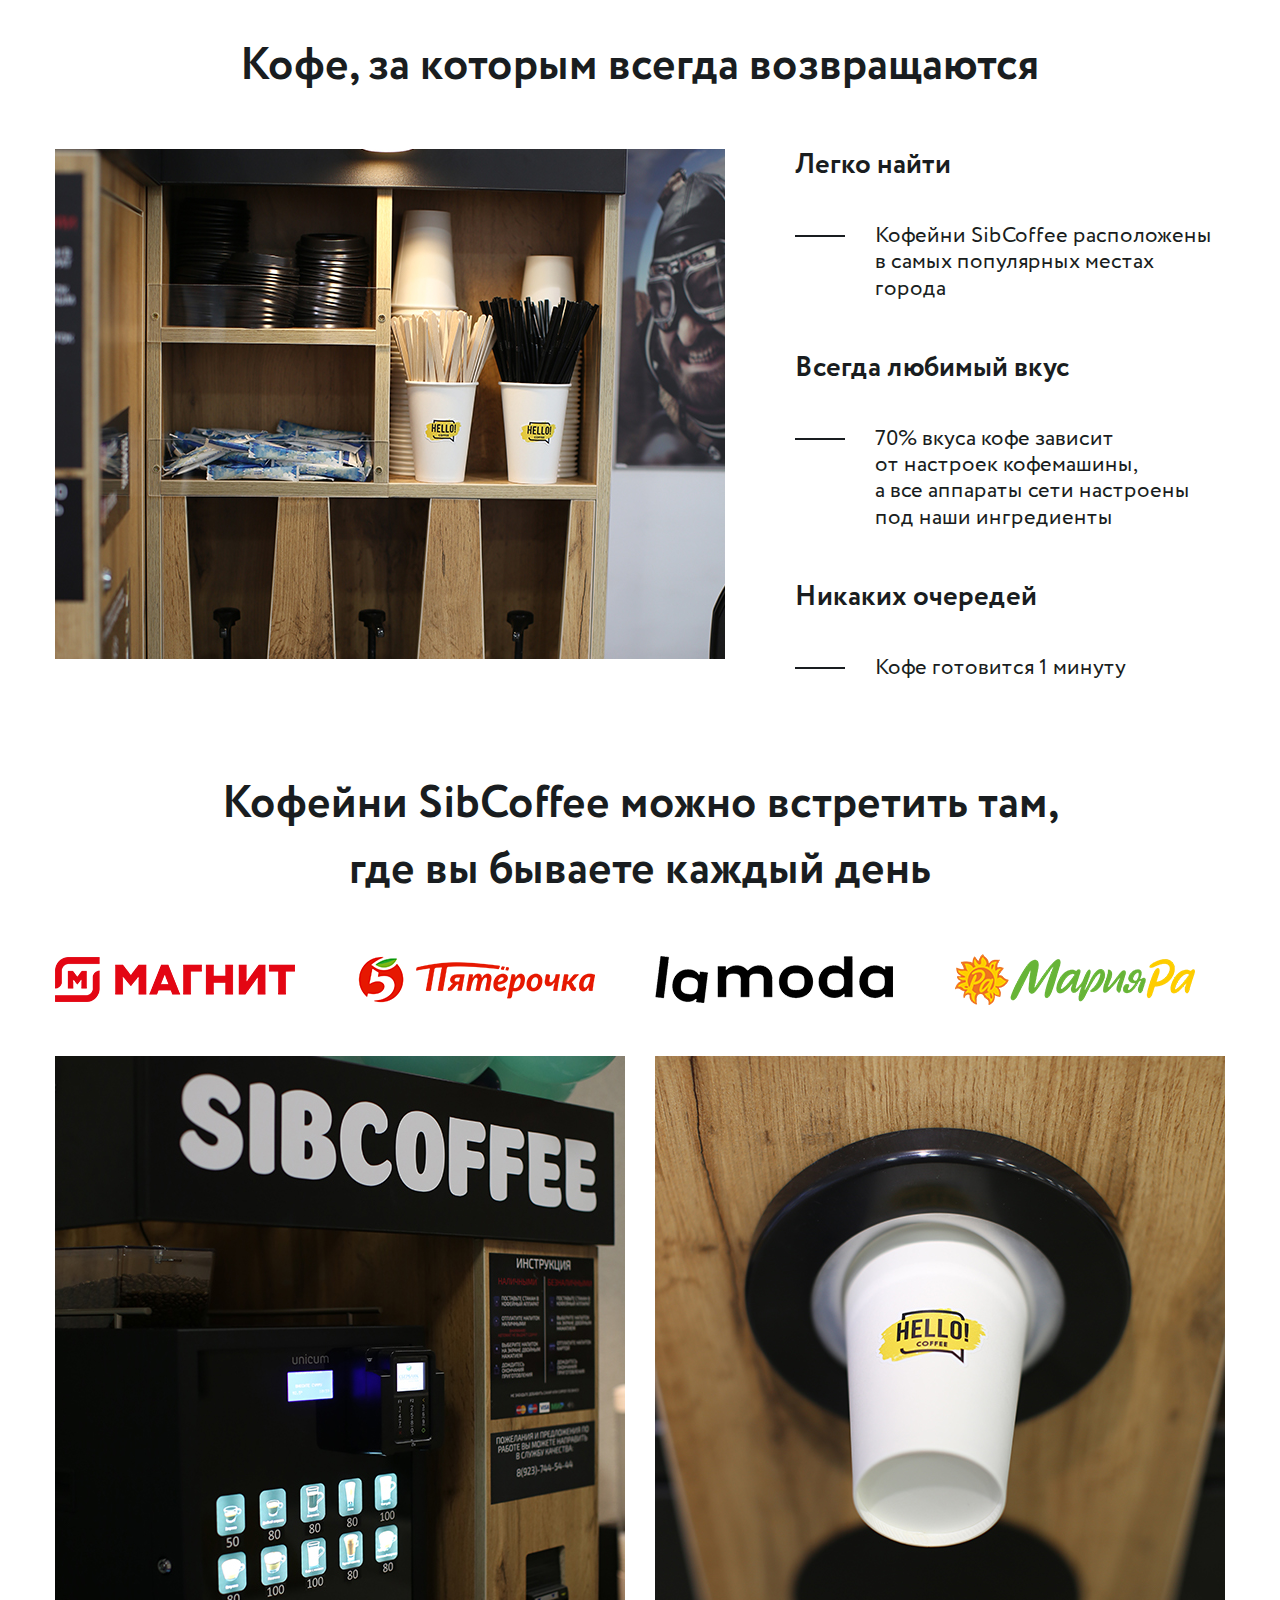
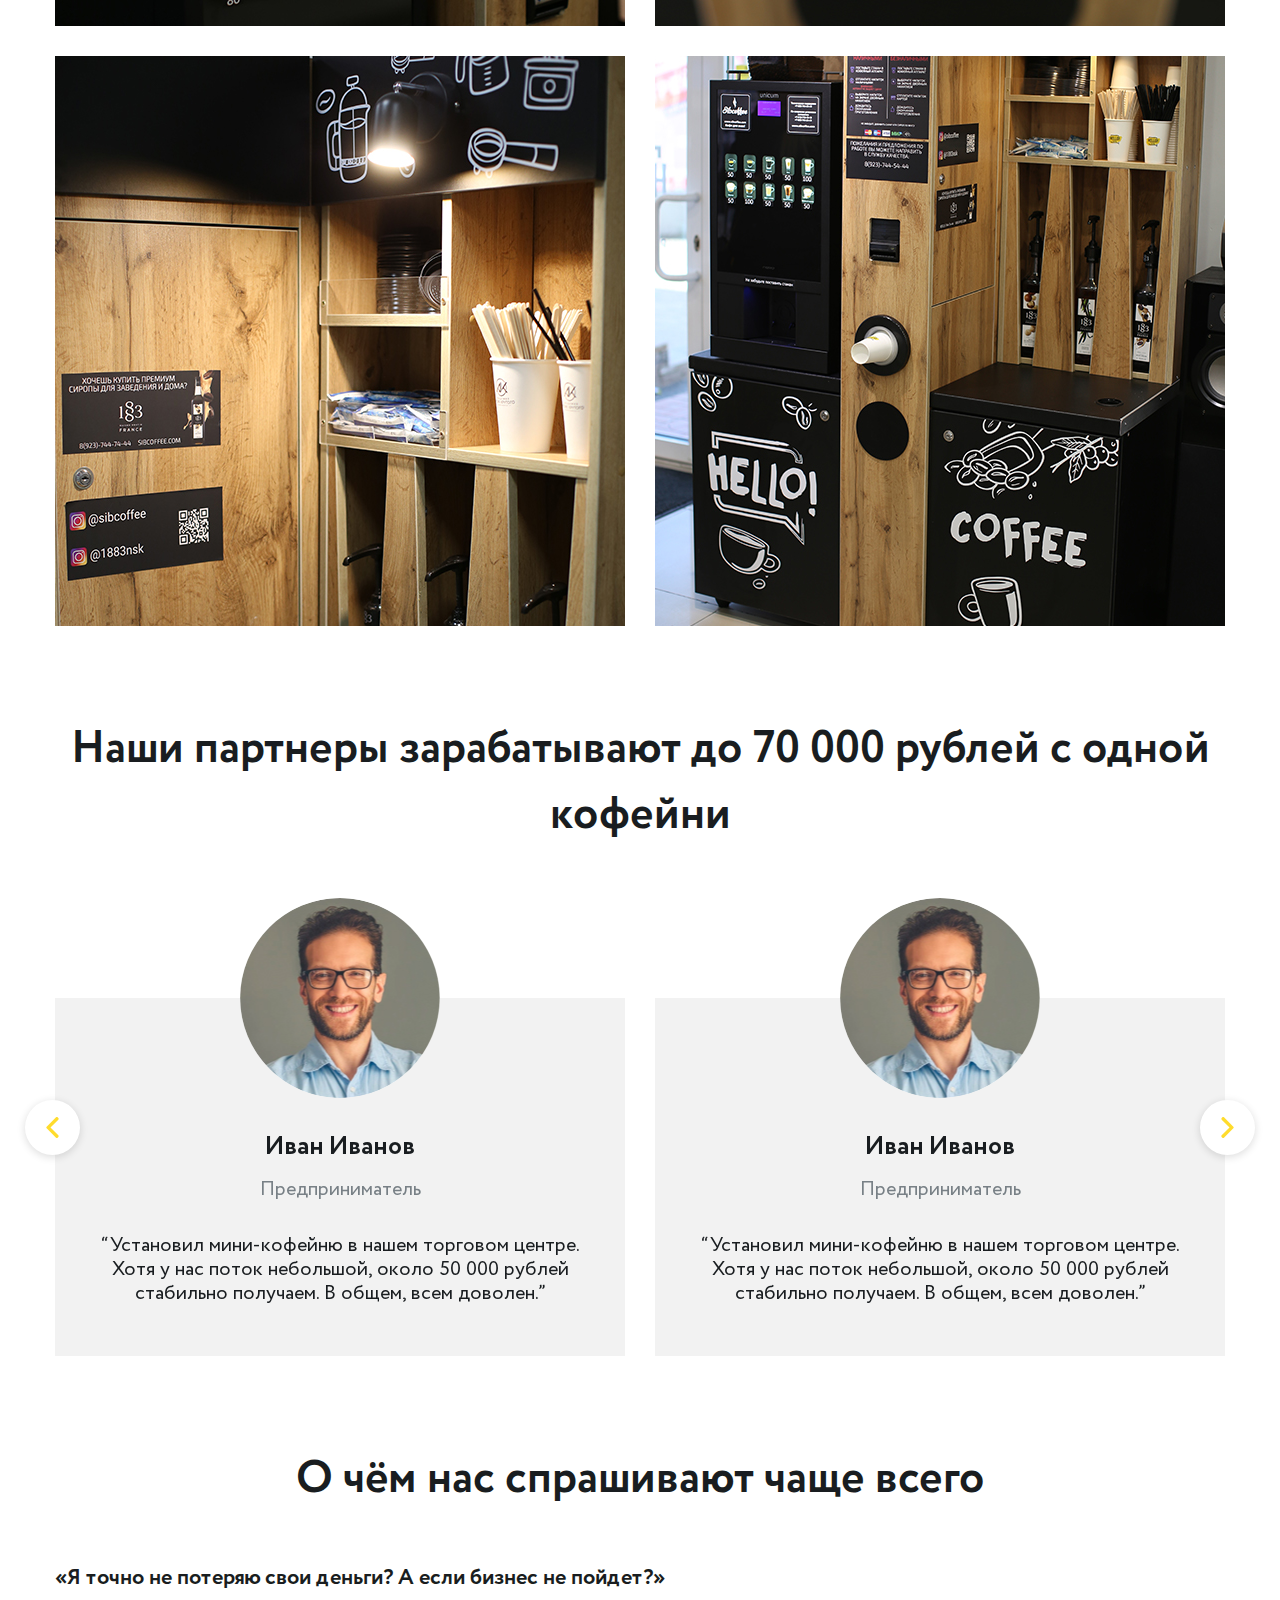
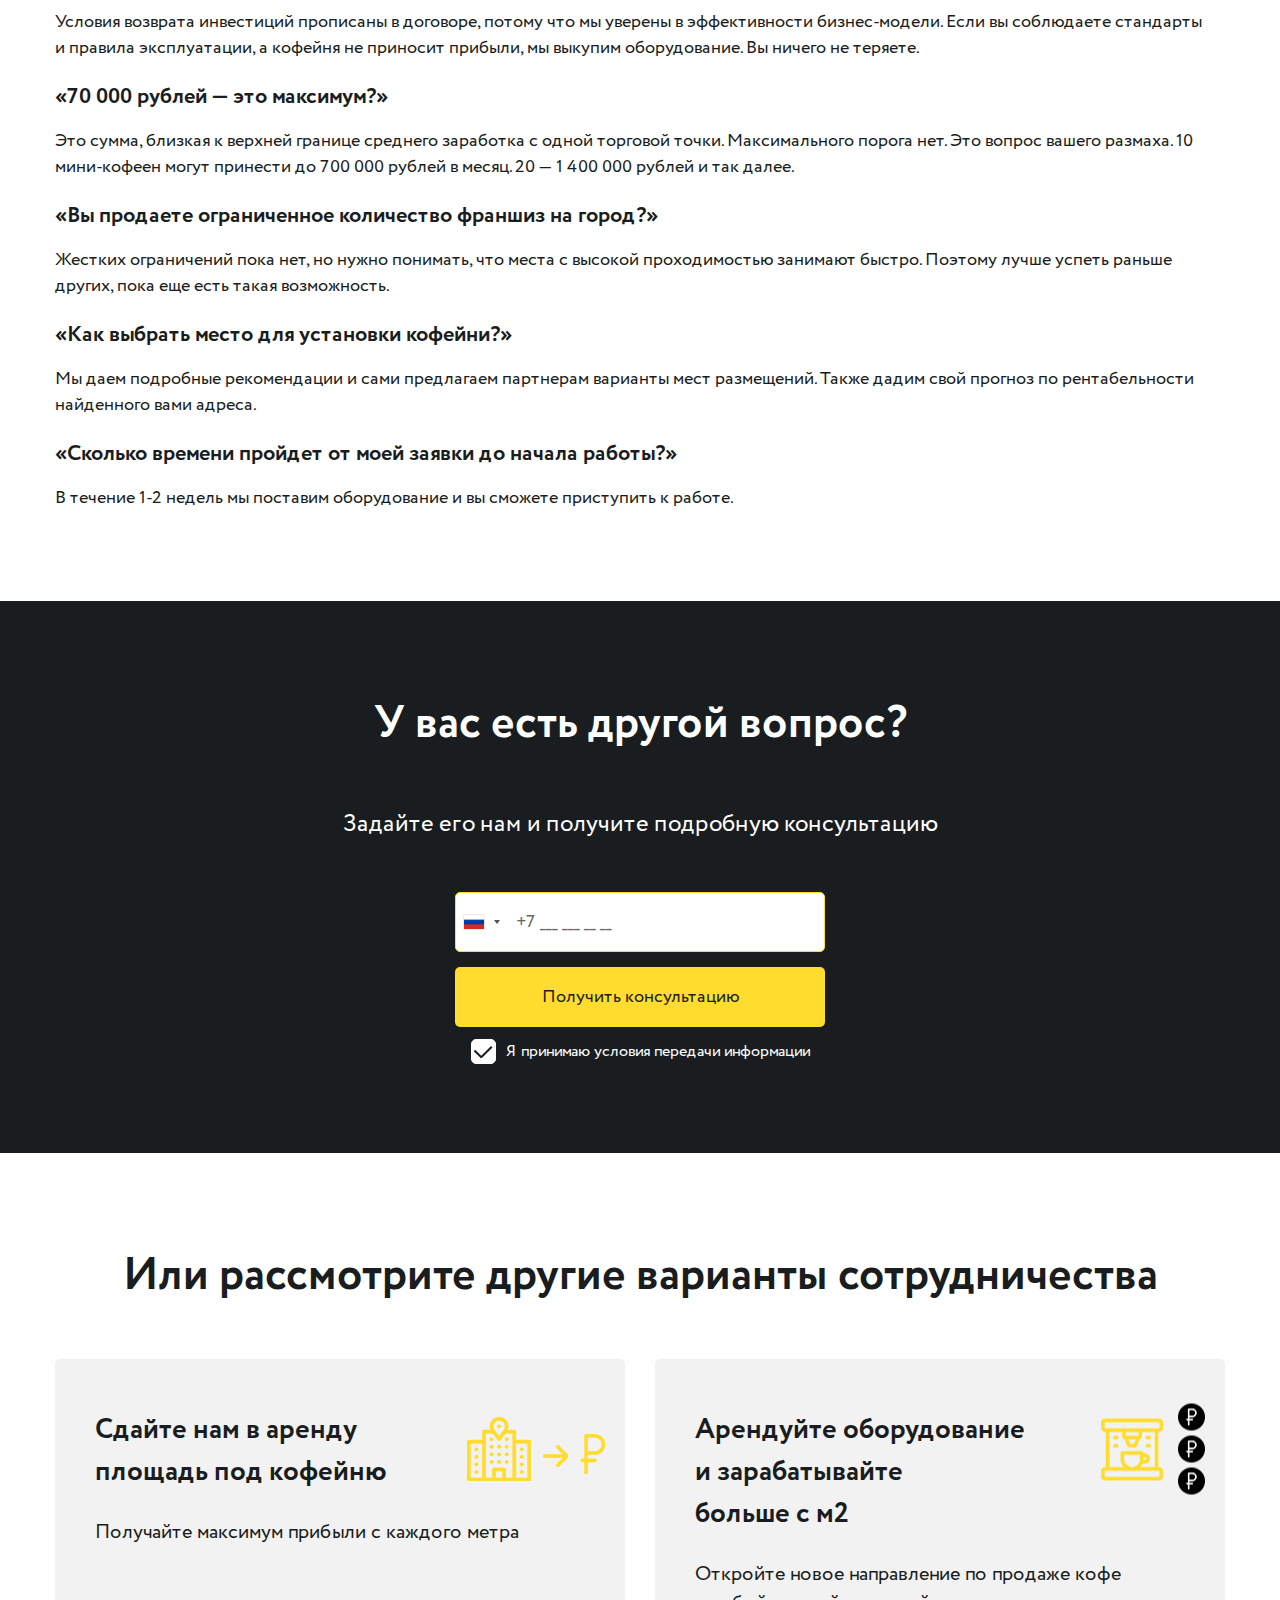
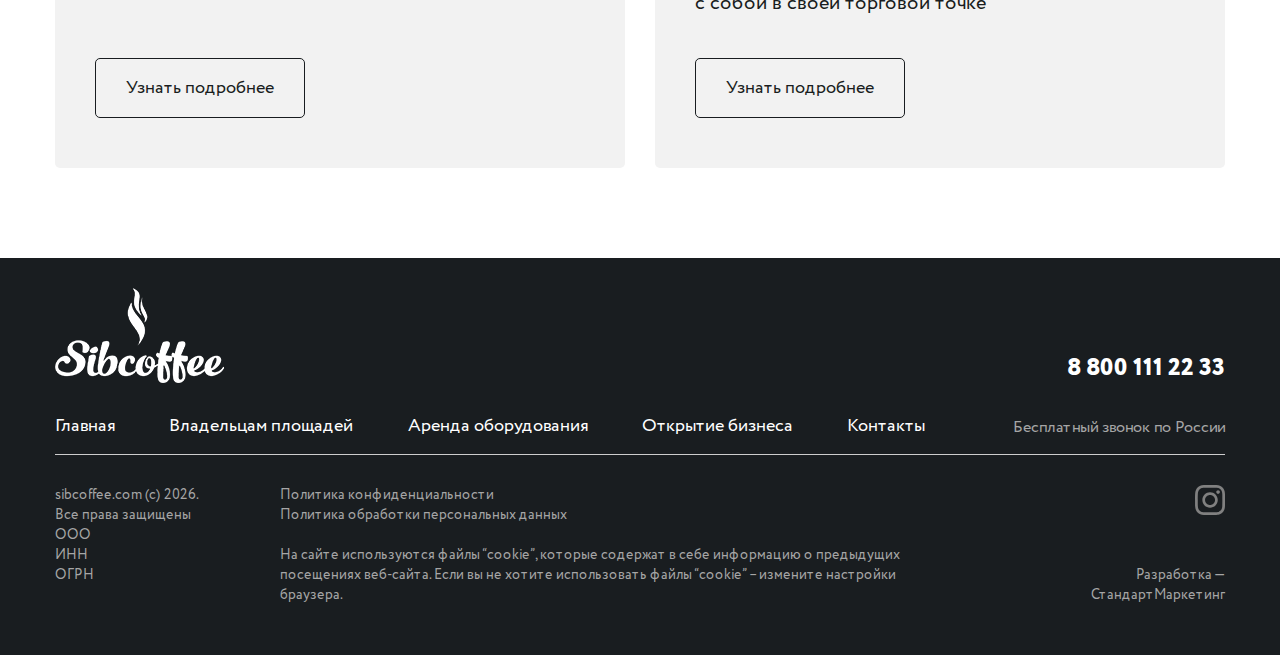
<file: start-business.html>
<!DOCTYPE html>
<html>
<head>
	<title></title>
	<meta name="keywords" content=''>
	<meta name="description" content=''>

	<meta name="format-detection" content="telephone=no">

	<meta http-equiv="Content-Type" content="text/html; charset=utf-8">
	<meta name="viewport" content="width=device-width,minimum-scale=1,maximum-scale=1">
	<link rel="stylesheet" href="css/reset.css" type="text/css">
	<link rel="stylesheet" href="css/jquery.fancybox.css" type="text/css">
	<link rel="stylesheet" href="css/slick.css" type="text/css">
	<link rel="stylesheet" href="css/intlTelInput.css" type="text/css">
	<link rel="stylesheet" href="css/layout.css" type="text/css">
	<link rel="stylesheet" href="css/main.css" type="text/css">

</head>
<body>
	<div class="body-wrap">
		<div class="header">
			<div class="header-content">
				<div class="container">
					<div class="wrap">
						<div class="mobile-btn">
							<div class="mobile-btn-el"></div>
						</div>
						<div class="header-logo">
							<div class="logo">
								<a href="/"><img src="i/logo.png"></a>
							</div>
							<div class="slogan">Первая в&nbsp;Сибири сеть<br> кофеен самообслуживания</div>
						</div>
						<div class="header-info">
							<div class="phone">
								<a href="tel:88001112233">8 800 111 22 33</a>
								<p>Бесплатный звонок по&nbsp;России</p>
							</div>
							<a href="#popup-callback" class="b-btn grey-btn fancybox">Заказать звонок</a>
						</div>
					</div>
				</div>
			</div>
			<div class="header-nav">
				<div class="container">
					<div class="wrap">
						<ul class="nav">
							<li><a href="/">Главная</a></li>
							<li><a href="/">Владельцам площадей</a></li>
							<li><a href="/">Аренда оборудования</a></li>
							<li><a href="/">Открытие бизнеса</a></li>
							<li><a href="/">Контакты</a></li>
						</ul>
					</div>
				</div>
			</div>
			<div class="mobile-menu">
				<div class="close-btn"></div>
				<ul class="nav">
					<li><a href="/">Главная</a></li>
					<li><a href="/">Владельцам площадей</a></li>
					<li><a href="/">Аренда оборудования</a></li>
					<li><a href="/">Открытие бизнеса</a></li>
					<li><a href="/">Контакты</a></li>
				</ul>
				<div class="phone">
					<a href="tel:88001112233">8 800 111 22 33</a>
					<p>Бесплатный звонок по&nbsp;России</p>
				</div>
				<a href="#popup-callback" class="b-btn grey-btn fancybox">Заказать звонок</a>
			</div>
		</div>

		<div class="b-face">
			<div class="container">
				<div class="wrap">
					<div class="content">
						<div class="guarantee">
							<img src="i/icon-guarantee.png">
							<span>100% гарантия возврата инвестиций для&nbsp;партнеров SibCoffee</span>
						</div>
						<h2 class="title">Готовый бизнес с&nbsp;доходом <nobr>до 70 000 рублей</nobr> в&nbsp;месяц с&nbsp;одной автономной мини-кофейни</h2>
						<div class="text">
							<ul>
								<li>Поставим оборудование в&nbsp;течение 14&nbsp;дней</li>
								<li>Минимальная площадь для установки&nbsp;— <nobr>от 1,5 кв. м</nobr></li>
								<li>Требует всего <nobr>3-5 часов</nobr> в&nbsp;неделю, остальное время работает автономно</li>
							</ul>
						</div>
						<div class="b-form">
							<form>
								<div class="flex">
									<div class="b-input">
										<input type="tel" placeholder="+7 923 456 78 90">
									</div>
									<button type="submit" class="b-btn">Получить бизнес-план</button>
								</div>
								<div class="policy-text"><div class="radio-btn active"></div>Я принимаю <a href="#popup-policy" class="fancybox">условия передачи информации</a></div>
							</form>
						</div>
						<div class="partner">
							<img src="i/partner-icon.png">
							<span>Узнайте сколько вы можете заработать уже в&nbsp;первый месяц. Вышлем бизнес-план на&nbsp;WhatsApp.</span>
						</div>
					</div>
					<div class="image"><img src="i/face-img.png"></div>
				</div>
			</div>
		</div>

		<div class="b-section first">
			<div class="container">
				<h2 class="b-title">Один раз устанавливаете кофейню<br> и&nbsp;получаете стабильный пассивный доход</h2>
				<div class="b-text-img margin">
					<div class="image"><img src="i/coffee-img.jpg"></div>
					<div class="content">
						<h2 class="title">В мини-кофейне в&nbsp;формате «to&nbsp;Go» вы сами приготовите кофе по&nbsp;своему вкусу</h2>
						<div class="text">
							<ul>
								<li>Выбираете напиток из&nbsp;10&nbsp;самых популярных видов</li>
								<li>Оплачиваете картой или&nbsp;наличными</li>
								<li>Через 1 минуту получаете стакан зернового кофе объемом&nbsp;300&nbsp;мл</li>
								<li>Можете добавить сироп или&nbsp;сахар по&nbsp;вкусу и&nbsp;наслаждаться напитком</li>
							</ul>
						</div>
					</div>
				</div>
			</div>
		</div>

		<div class="b-section">
			<div class="container">
				<h2 class="b-title">Что особенного в&nbsp;мини-кофейнях SibCoffee</h2>
				<ul class="b-features">
					<li>
						<div class="title">70% покупателей становятся постоянными</div>
						<div class="info">И это лучший показатель качества напитков из&nbsp;нашей мини-кофейни</div>
					</li>
					<li>
						<div class="title">Выгодная покупка для любителей кофе</div>
						<div class="info">Стакан зернового кофе 300&nbsp;мл в&nbsp;два&nbsp;раза дешевле, чем в&nbsp;кафе</div>
					</li>
					<li>
						<div class="title">Выверенные рецепты напитков</div>
						<div class="info">Мы подбирали сочетание ингредиентов по&nbsp;методу фокус-групп, чтобы напитки пришлись по&nbsp;вкусу кофеманам</div>
					</li>
					<li>
						<div class="title">Компактный размер и&nbsp;современный дизайн кофеен</div>
						<div class="info">В комплекте машина для приготовления кофе, стойка для аксессуаров и&nbsp;контейнер для&nbsp;мусора</div>
					</li>
					<li>
						<div class="title">Оптимальная планировка</div>
						<div class="info">Кофейню можно установить в&nbsp;любом помещении, выбрав один из&nbsp;множества вариантов расстановки мебели</div>
					</li>
					<li>
						<div class="title">Кофемашина настраивается под вас</div>
						<div class="info">Вы сможете задать нужные параметры, чтобы готовить напитки по&nbsp;вкусу клиентов или использовать собственные ингредиенты</div>
					</li>
				</ul>
			</div>
		</div>

		<div class="b-section last">
			<div class="container">
				<h2 class="b-title">Вы получаете доход и&nbsp;уделяете<br> бизнесу всего <nobr>3-5 часов</nobr> в&nbsp;неделю</h2>
				<div class="b-text-img right-img margin">
					<div class="image"><img src="i/coffee-img-8.jpg"></div>
					<div class="content big">
						<div class="items">
							<div class="item">
								<div class="title">Не нужно нанимать персонал</div>
								<div class="text">
									<ul>
										<li>Мини-кофейня работает без&nbsp;баристы, поэтому у&nbsp;вас нет расходов на&nbsp;зарплату</li>
									</ul>
								</div>
							</div>
							<div class="item">
								<div class="title">Не требует внимания 24/7</div>
								<div class="text">
									<ul>
										<li>Вам достаточно контролировать наличие воды и&nbsp;ингредиентов и&nbsp;забирать из&nbsp;нее деньги</li>
									</ul>
								</div>
							</div>
							<div class="item">
								<div class="title">Актуально даже в&nbsp;кризис</div>
								<div class="text">
									<ul>
										<li>Ваш бизнес не&nbsp;остановят ограничения в&nbsp;связи с&nbsp;пандемией, а&nbsp;доступные цены всегда привлекают клиентов</li>
									</ul>
								</div>
							</div>
						</div>
					</div>
				</div>
			</div>
		</div>

		<div class="b-section first last dark">
			<div class="container">
				<h2 class="b-title">Узнайте, как начать кофейный бизнес<br> с&nbsp;полной поддержкой и&nbsp;сопровождением<br> до&nbsp;продаж, уже через 2&nbsp;недели</h2>
				<div class="b-form-title">Вышлем бизнес-план на&nbsp;WhatsApp</div>
				<div class="b-form">
					<form>
						<div class="b-input">
							<input type="tel" placeholder="+7 923 456 78 90">
						</div>
						<button type="submit" class="b-btn">Получить бизнес-план</button>
						<div class="policy-text"><div class="radio-btn active"></div>Я принимаю <a href="#popup-policy" class="fancybox">условия передачи информации</a></div>
					</form>
				</div>
			</div>
		</div>

		<div class="b-section first">
			<div class="container">
				<h2 class="b-title">Мы помогаем на старте и&nbsp;в&nbsp;процессе ведения бизнеса</h2>
				<ul class="b-help">
					<li>
						<div class="icon"><img src="i/help-icon-1.png"></div>
						<div class="title">Техническая поддержка</div>
						<div class="text">Настроим оборудование «под ключ» и&nbsp;поможем на&nbsp;всех этапах от&nbsp;заключения договора до&nbsp;запуска оборудования</div>
					</li>
					<li>
						<div class="icon"><img src="i/help-icon-2.png"></div>
						<div class="title">Поставка ингредиентов</div>
						<div class="text">Обеспечим регулярные поставки специально подобранных для кофейни ингредиентов по&nbsp;оптовым ценам</div>
					</li>
					<li>
						<div class="icon"><img src="i/help-icon-3.png"></div>
						<div class="title">Юридическая поддержка</div>
						<div class="text">Вы получите все шаблоны договоров и&nbsp;консультации по&nbsp;юридическим и&nbsp;бухгалтерским вопросам</div>
					</li>
					<li>
						<div class="icon"><img src="i/help-icon-4.png"></div>
						<div class="title">Помощь в&nbsp;поиске мест</div>
						<div class="text">Вы получите инструкцию по&nbsp;поиску рентабельных мест для кофейни и&nbsp;список отобранных нами вариантов</div>
					</li>
				</ul>
			</div>
		</div>

		<div class="b-section">
			<div class="container">
				<h2 class="b-title">У вас будет полностью готовая<br> к&nbsp;работе мини-кофейня</h2>
				<div class="b-text-img margin">
					<div class="image"><img src="i/coffee-img-9.jpg"></div>
					<div class="content big">
						<div class="items">
							<div class="item">
								<div class="title">Кофемашина Nero Espresso</div>
								<div class="text">
									<ul>
										<li>С варио-группой для индивидуальной дозировки ингредиентов и&nbsp;экономичности работы оборудования</li>
									</ul>
								</div>
							</div>
							<div class="item">
								<div class="title">Комплект мебели</div>
								<div class="text">
									<ul>
										<li>С возможностью выбрать подходящую для конкретного места планировку</li>
									</ul>
								</div>
							</div>
							<div class="item">
								<div class="title">Интегрированные устройства</div>
								<div class="text">
									<ul>
										<li>Для безналичного расчета и&nbsp;наличной оплаты (купюроприемник)</li>
									</ul>
								</div>
							</div>
							<div class="item">
								<div class="title">3 года гарантии</div>
								<div class="text">
									<ul>
										<li>На оборудование</li>
									</ul>
								</div>
							</div>
						</div>
					</div>
				</div>
			</div>
		</div>

		<div class="b-section">
			<div class="container">
				<h2 class="b-title">Кофеманы полюбят вашу кофейню<br> за&nbsp;вкус и&nbsp;разнообразие</h2>
				<ul class="b-types">
					<li>
						<div class="image"><img src="i/type-1.png"></div>
						<div class="name">Эспрессо</div>
					</li>
					<li>
						<div class="image"><img src="i/type-2.png"></div>
						<div class="name">Двойной эспрессо</div>
					</li>
					<li>
						<div class="image"><img src="i/type-3.png"></div>
						<div class="name">Американо</div>
					</li>
					<li>
						<div class="image"><img src="i/type-4.png"></div>
						<div class="name">Латте</div>
					</li>
					<li>
						<div class="image"><img src="i/type-5.png"></div>
						<div class="name">Флэт Уайт</div>
					</li>
					<li>
						<div class="image"><img src="i/type-6.png"></div>
						<div class="name">Капучино</div>
					</li>
					<li>
						<div class="image"><img src="i/type-7.png"></div>
						<div class="name">Мокачино</div>
					</li>
					<li>
						<div class="image"><img src="i/type-8.png"></div>
						<div class="name">Кофе с&nbsp;молоком</div>
					</li>
					<li>
						<div class="image"><img src="i/type-9.png"></div>
						<div class="name">Горячий шоколад</div>
					</li>
					<li>
						<div class="image"><img src="i/type-10.png"></div>
						<div class="name">Ванильный капучино</div>
					</li>
				</ul>
			</div>
		</div>

		<div class="b-section first">
			<div class="container">
				<h2 class="b-title">Бизнес по&nbsp;модели SibCoffee<br> с&nbsp;гарантией возврата вложенных средств</h2>
				<div class="b-text-img right-img margin">
					<div class="image"><img src="i/coffee-img-10.jpg"></div>
					<div class="content big">
						<h2 class="title">Оказываем полную поддержку</h2>
						<div class="text">
							<ul>
								<li>Стойка самообслуживания «под&nbsp;ключ»</li>
								<li>Мебель собственного производства</li>
								<li>Кофейный автомат</li>
								<li>CRM-система</li>
								<li>Отслеживание показателей в&nbsp;режиме онлайн</li>
								<li>Ингредиенты от&nbsp;лидеров среди производителей кофе</li>
								<li>Пошаговая технология запуска</li>
								<li>Сопровождение на&nbsp;всех этапах: с&nbsp;нуля до&nbsp;запуска</li>
								<li>Наши оптовые скидки на&nbsp;ингредиенты</li>
							</ul>
						</div>
					</div>
				</div>
			</div>
		</div>

		<div class="b-section last">
			<div class="container">
				<div class="b-price">Стоимость: 300&nbsp;000&nbsp;рублей</div>
				<div class="b-guarantee">
					<img src="i/icon-guarantee-big.png">
					<span>Выкупим оборудование обратно, если вас не&nbsp;устроит результат — вы выйдете из&nbsp;бизнеса без&nbsp;потерь!</span>
				</div>
			</div>
		</div>

		<div class="b-section first last grey">
			<div class="container">
				<h2 class="b-title">Узнайте все подробности<br> о&nbsp;сотрудничестве прямо сейчас</h2>
				<div class="b-form">
					<form>
						<div class="b-input">
							<input type="tel" placeholder="+7 923 456 78 90">
						</div>
						<button type="submit" class="b-btn">Узнать подробности</button>
						<div class="policy-text"><div class="radio-btn active"></div>Я принимаю <a href="#popup-policy" class="fancybox">условия передачи информации</a></div>
					</form>
				</div>
			</div>
		</div>

		<div class="b-section first">
			<div class="container">
				<h2 class="b-title">Мы первыми в&nbsp;Сибири запустили<br> новый формат продажи кофе «to&nbsp;Go»</h2>
				<div class="b-cards">
					<div class="card big">
						<img src="i/card-img.png">
						<div class="title">10 лет на&nbsp;рынке самообслуживания</div>
						<div class="text">Первым направлением работы компании была продажа и&nbsp;обслуживание платежных терминалов, затем мы расширили специализацию до&nbsp;кофемашин</div>
					</div>
					<div class="card">
						<img src="i/card-img-2.png">
						<div class="title">700 аппаратов в&nbsp;Сибири</div>
						<div class="text">Наше оборудование работает в&nbsp;Томской, Новосибирской, Кемеровской областях и&nbsp;Красноярском крае</div>
					</div>
					<div class="card">
						<img src="i/card-img-4.png">
						<div class="title">140 открытых мини-кофеен</div>
						<div class="text">Эта цифра постоянно растет, а&nbsp;мы ищем объекты недвижимости для открытия новых точек</div>
					</div>
				</div>
			</div>
		</div>

		<div class="b-section">
			<div class="container">
				<h2 class="b-title">Кофе, за которым всегда возвращаются</h2>
				<div class="b-text-img margin">
					<div class="image"><img src="i/coffee-img-7.jpg"></div>
					<div class="content">
						<div class="items">
							<div class="item">
								<div class="title">Легко найти</div>
								<div class="text">
									<ul>
										<li>Кофейни SibCoffee расположены в&nbsp;самых популярных местах города</li>
									</ul>
								</div>
							</div>
							<div class="item">
								<div class="title">Всегда любимый вкус</div>
								<div class="text">
									<ul>
										<li>70% вкуса кофе зависит от&nbsp;настроек кофемашины, а&nbsp;все&nbsp;аппараты сети настроены под наши ингредиенты</li>
									</ul>
								</div>
							</div>
							<div class="item">
								<div class="title">Никаких очередей</div>
								<div class="text">
									<ul>
										<li>Кофе готовится 1&nbsp;минуту</li>
									</ul>
								</div>
							</div>
						</div>
					</div>
				</div>
			</div>
		</div>

		<div class="b-section">
			<div class="container">
				<h2 class="b-title">Кофейни SibCoffee можно встретить там,<br> где вы бываете каждый день</h2>
				<ul class="b-logos">
					<li><img src="i/logo-1.png"></li>
					<li><img src="i/logo-2.png"></li>
					<li><img src="i/logo-3.png"></li>
					<li><img src="i/logo-4.png"></li>
				</ul>
				<ul class="b-gal">
					<li><a href="i/gal-img-1.jpg" class="fancybox-gal" data-fancybox="gal-1"><img src="i/gal-img-1.jpg"></a></li>
					<li><a href="i/gal-img-2.jpg" class="fancybox-gal" data-fancybox="gal-1"><img src="i/gal-img-2.jpg"></a></li>
					<li><a href="i/gal-img-3.jpg" class="fancybox-gal" data-fancybox="gal-1"><img src="i/gal-img-3.jpg"></a></li>
					<li><a href="i/gal-img-4.jpg" class="fancybox-gal" data-fancybox="gal-1"><img src="i/gal-img-4.jpg"></a></li>
				</ul>
			</div>
		</div>

		<div class="b-section">
			<div class="container">
				<h2 class="b-title">Наши партнеры зарабатывают <nobr>до 70 000 рублей</nobr> с&nbsp;одной кофейни</h2>
				<div class="b-rev-slider">
					<div class="slide">
						<div class="photo" style="background-image:url('i/rev-photo.jpg');"></div>
						<div class="name">Иван Иванов</div>
						<div class="pos">Предприниматель</div>
						<div class="text">
							<p>“Установил мини-кофейню в нашем торговом центре. Хотя у нас поток небольшой, около 50 000 рублей стабильно получаем. В общем, всем доволен.”</p>
						</div>
					</div>
					<div class="slide">
						<div class="photo" style="background-image:url('i/rev-photo.jpg');"></div>
						<div class="name">Иван Иванов</div>
						<div class="pos">Предприниматель</div>
						<div class="text">
							<p>“Установил мини-кофейню в нашем торговом центре. Хотя у нас поток небольшой, около 50 000 рублей стабильно получаем. В общем, всем доволен.”</p>
						</div>
					</div>
					<div class="slide">
						<div class="photo" style="background-image:url('i/rev-photo.jpg');"></div>
						<div class="name">Иван Иванов</div>
						<div class="pos">Предприниматель</div>
						<div class="text">
							<p>“Установил мини-кофейню в нашем торговом центре. Хотя у нас поток небольшой, около 50 000 рублей стабильно получаем. В общем, всем доволен.”</p>
						</div>
					</div>
				</div>
			</div>
		</div>

		<div class="b-section last">
			<div class="container">
				<h2 class="b-title">О чём нас спрашивают чаще всего</h2>
				<ul class="b-faq">
					<li>
						<div class="qwestion">«Я точно не&nbsp;потеряю свои деньги? А&nbsp;если бизнес не&nbsp;пойдет?»</div>
						<div class="answer">Условия возврата инвестиций прописаны в&nbsp;договоре, потому что мы уверены в&nbsp;эффективности бизнес-модели. Если вы соблюдаете стандарты и&nbsp;правила эксплуатации, а&nbsp;кофейня не&nbsp;приносит прибыли, мы выкупим оборудование. Вы ничего не&nbsp;теряете.</div>
					</li>
					<li>
						<div class="qwestion">«70&nbsp;000&nbsp;рублей — это&nbsp;максимум?»</div>
						<div class="answer">Это сумма, близкая к верхней границе среднего заработка с одной торговой точки. Максимального порога нет. Это вопрос вашего размаха. 10 мини-кофеен могут принести до 700 000 рублей в месяц. 20 — 1 400 000 рублей и так далее.</div>
					</li>
					<li>
						<div class="qwestion">«Вы продаете ограниченное количество франшиз на&nbsp;город?»</div>
						<div class="answer">Жестких ограничений пока нет, но нужно понимать, что места с высокой проходимостью занимают быстро. Поэтому лучше успеть раньше других, пока еще есть такая возможность.</div>
					</li>
					<li>
						<div class="qwestion">«Как выбрать место для установки кофейни?»</div>
						<div class="answer">Мы даем подробные рекомендации и сами предлагаем партнерам варианты мест размещений. Также дадим свой прогноз по рентабельности найденного вами адреса.</div>
					</li>
					<li>
						<div class="qwestion">«Сколько времени пройдет от моей заявки до&nbsp;начала работы?»</div>
						<div class="answer">В течение 1-2 недель мы поставим оборудование и вы сможете приступить к работе.</div>
					</li>
				</ul>
			</div>
		</div>

		<div class="b-section first last dark">
			<div class="container">
				<h2 class="b-title">У вас есть другой вопрос?</h2>
				<div class="b-form-title">Задайте его нам и&nbsp;получите подробную консультацию</div>
				<div class="b-form">
					<form>
						<div class="b-input">
							<input type="tel" placeholder="+7 923 456 78 90">
						</div>
						<button type="submit" class="b-btn">Получить консультацию</button>
						<div class="policy-text"><div class="radio-btn active"></div>Я принимаю <a href="#popup-policy" class="fancybox">условия передачи информации</a></div>
					</form>
				</div>
			</div>
		</div>

		<div class="b-section first last">
			<div class="container">
				<h2 class="b-title">Или рассмотрите другие варианты сотрудничества</h2>
				<div class="b-formats">
					<div class="card">
						<div class="content">
							<img src="i/icon-format-2.png" class="icon">
							<div class="title">Сдайте нам в&nbsp;аренду площадь под&nbsp;кофейню</div>
							<div class="text">Получайте максимум прибыли с&nbsp;каждого метра</div>
						</div>
						<a href="#" class="b-btn border-btn">Узнать подробнее</a>
					</div>
					<div class="card">
						<div class="content">
							<img src="i/icon-format-3.png" class="icon">
							<div class="title">Арендуйте оборудование и&nbsp;зарабатывайте больше&nbsp;с&nbsp;м2</div>
							<div class="text">Откройте новое направление по&nbsp;продаже кофе с&nbsp;собой в&nbsp;своей торговой точке</div>
						</div>
						<a href="#" class="b-btn border-btn">Узнать подробнее</a>
					</div>
				</div>
			</div>
		</div>

		<div class="footer">
			<div class="container">
				<div class="footer-top">
					<div class="footer-main">
						<div class="footer-logo">
							<a href="/"><img src="i/logo-w.png"></a>
						</div>
						<ul class="nav">
							<li><a href="/">Главная</a></li>
							<li><a href="/">Владельцам площадей</a></li>
							<li><a href="/">Аренда оборудования</a></li>
							<li><a href="/">Открытие бизнеса</a></li>
							<li><a href="/">Контакты</a></li>
						</ul>
					</div>
					<div class="phone">
						<a href="tel:88001112233">8 800 111 22 33</a>
						<p>Бесплатный звонок по&nbsp;России</p>
					</div>
				</div>
				<div class="footer-about">
					<ul class="info">
						<li>sibcoffee.com (c) <span id="footer-year"></span>.</li>
						<li>Все права защищены</li>
						<li>ООО</li>
						<li>ИНН</li>
						<li>ОГРН</li>
					</ul>
					<div class="cookie">
						<ul>
							<li><a href="/" target="_blank">Политика конфиденциальности</a></li>
							<li><a href="#popup-policy" class="fancybox">Политика обработки персональных данных</a></li>
						</ul>
						<div class="text">
							<p>На сайте используются <a href="/" target="_blank">файлы “cookie”</a>, которые содержат в&nbsp;себе информацию о&nbsp;предыдущих посещениях веб-сайта. Если вы не хотите использовать <a href="/" target="_blank">файлы “cookie”</a> – измените настройки браузера.</p>
						</div>
					</div>
					<div class="links">
						<ul class="social">
							<li><a href="#" target="_blank"><img src="i/social-1.svg"></a></li>
						</ul>
						<div class="logo-dev"><a href="https://atkgroup.pro" target="_blank">Разработка — СтандартМаркетинг</a></div>
					</div>
				</div>
			</div>
		</div>

		<div style="display:none;">
			<div class="popup" id="popup-callback">
				<div class="title">Закажите обратный звонок</div>
				<div class="subtitle">Свяжемся с&nbsp;вами в&nbsp;ближайшее время</div>
				<div class="b-form">
					<form>
						<div class="b-input">
							<input type="text" placeholder="Ваше имя">
						</div>
						<div class="b-input">
							<input type="tel" placeholder="+7 923 456 78 90">
						</div>
						<button type="submit" class="b-btn">Получить бизнес-план</button>
						<div class="policy-text"><div class="radio-btn active"></div>Я принимаю <a href="#popup-policy" class="fancybox">условия передачи информации</a></div>
					</form>
				</div>
			</div>

			<div class="popup popup-policy" id="popup-policy">
				<div class="title">Соглашение на обработку персональных данных</div>
				<div class="b-text">
					<p>Данное соглашение создано нами с целью максимальной защищенности ваших данных. Пожалуйста, прочтите внимательно нашу политику конфиденциальности.<br> Когда вы отправляете заявку на нашем сайте с целью получения услуг, какой-либо справочной информации или обратной связи, вы автоматически даете согласие на обработку нами ваших персональных данных, а также иной информации: хранение, использование и сбор. Мы гарантируем, что ваши личные и персональные данные никогда не будут переданы третьим лицам.</p><br>
					<p>Все указываемые персональные данные, такие как:<br> • адрес электронной почты,<br> • ваше имя,<br> • контактный номер телефона</p><br>
					<p>Мы используем исключительно для связи с вами в следующих случаях: ответ на вопросы, обработка ваших заявок.</p>
				</div>
			</div>
		</div>
	</div>

	<script type="text/javascript" src="js/jquery-3.5.1.min.js"></script>
	<script type="text/javascript" src="js/jquery.fancybox.js"></script>
	<script type="text/javascript" src="js/jquery.inputmask.bundle.js"></script>
	<script type="text/javascript" src="js/slick.js"></script>
	<script type="text/javascript" src="js/intlTelInput.min.js"></script>
	<script type="text/javascript" src="js/utils.js"></script>
	<script type="text/javascript" src="js/main.js"></script>
</body>
</html>
</file>
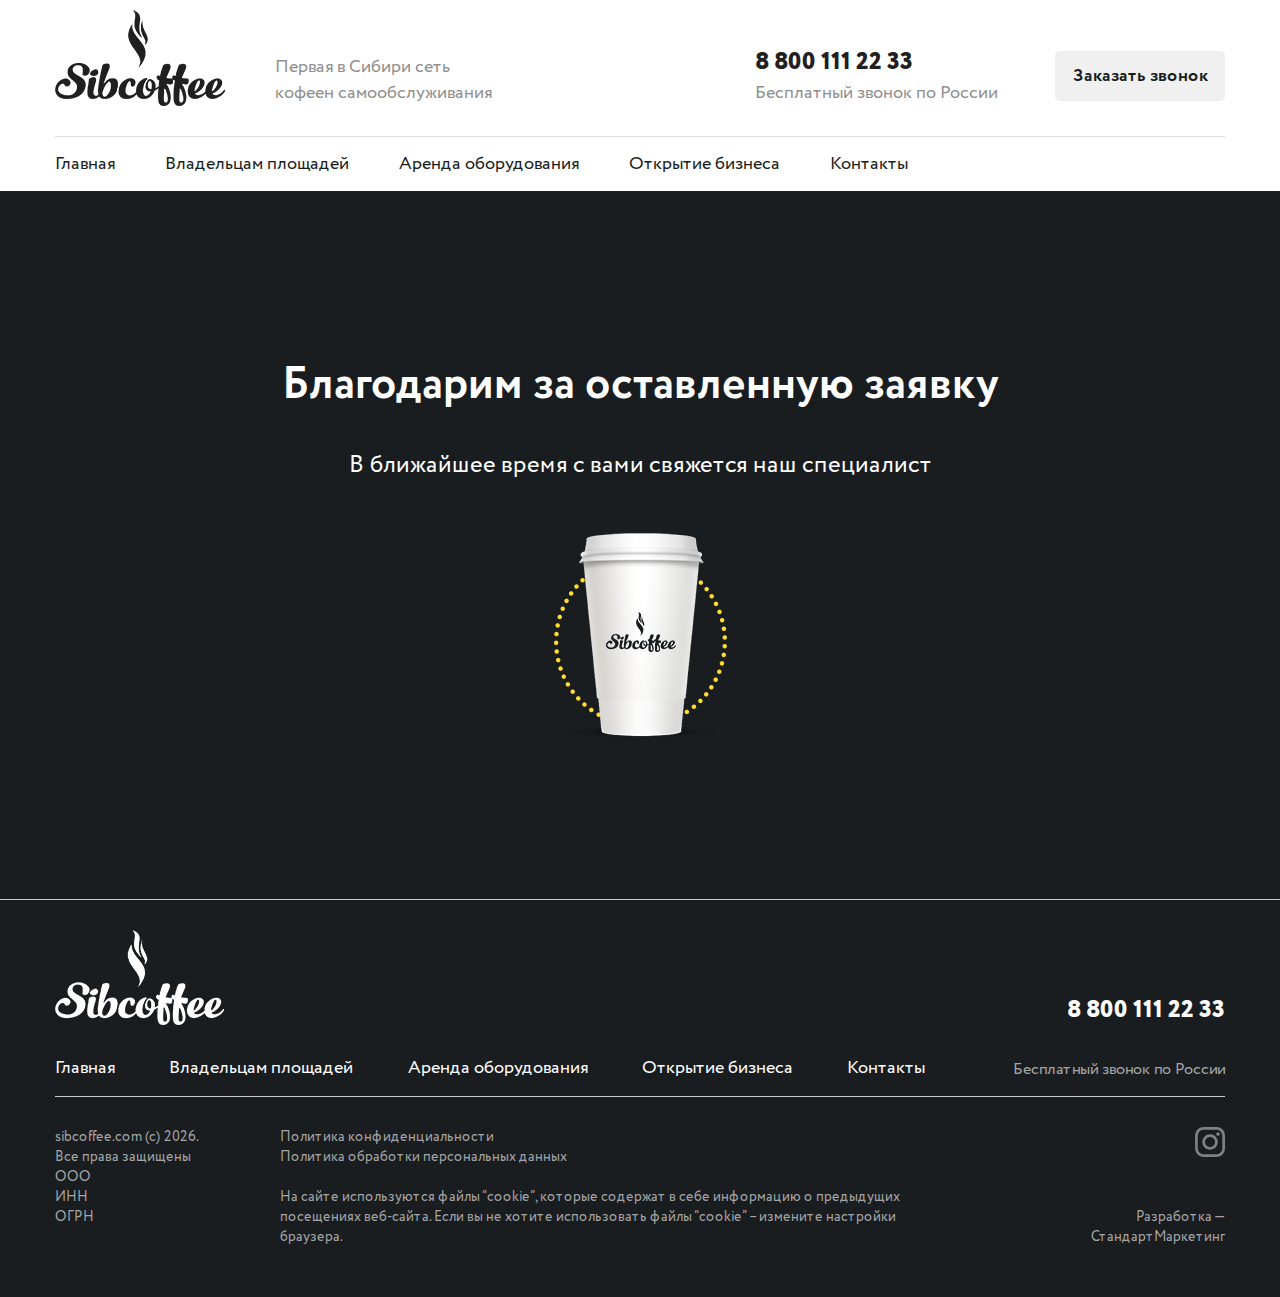
<file: thanks.html>
<!DOCTYPE html>
<html>
<head>
	<title></title>
	<meta name="keywords" content=''>
	<meta name="description" content=''>

	<meta name="format-detection" content="telephone=no">

	<meta http-equiv="Content-Type" content="text/html; charset=utf-8">
	<meta name="viewport" content="width=device-width,minimum-scale=1,maximum-scale=1">
	<link rel="stylesheet" href="css/reset.css" type="text/css">
	<link rel="stylesheet" href="css/jquery.fancybox.css" type="text/css">
	<link rel="stylesheet" href="css/slick.css" type="text/css">
	<link rel="stylesheet" href="css/intlTelInput.css" type="text/css">
	<link rel="stylesheet" href="css/layout.css" type="text/css">
	<link rel="stylesheet" href="css/main.css" type="text/css">

</head>
<body>
	<div class="body-wrap">
		<div class="header">
			<div class="header-content">
				<div class="container">
					<div class="wrap">
						<div class="mobile-btn">
							<div class="mobile-btn-el"></div>
						</div>
						<div class="header-logo">
							<div class="logo">
								<a href="/"><img src="i/logo.png"></a>
							</div>
							<div class="slogan">Первая в&nbsp;Сибири сеть<br> кофеен самообслуживания</div>
						</div>
						<div class="header-info">
							<div class="phone">
								<a href="tel:88001112233">8 800 111 22 33</a>
								<p>Бесплатный звонок по&nbsp;России</p>
							</div>
							<a href="#popup-callback" class="b-btn grey-btn fancybox">Заказать звонок</a>
						</div>
					</div>
				</div>
			</div>
			<div class="header-nav">
				<div class="container">
					<div class="wrap">
						<ul class="nav">
							<li><a href="/">Главная</a></li>
							<li><a href="/">Владельцам площадей</a></li>
							<li><a href="/">Аренда оборудования</a></li>
							<li><a href="/">Открытие бизнеса</a></li>
							<li><a href="/">Контакты</a></li>
						</ul>
					</div>
				</div>
			</div>
			<div class="mobile-menu">
				<div class="close-btn"></div>
				<ul class="nav">
					<li><a href="/">Главная</a></li>
					<li><a href="/">Владельцам площадей</a></li>
					<li><a href="/">Аренда оборудования</a></li>
					<li><a href="/">Открытие бизнеса</a></li>
					<li><a href="/">Контакты</a></li>
				</ul>
				<div class="phone">
					<a href="tel:88001112233">8 800 111 22 33</a>
					<p>Бесплатный звонок по&nbsp;России</p>
				</div>
				<a href="#popup-callback" class="b-btn grey-btn fancybox">Заказать звонок</a>
			</div>
		</div>

		<div class="b-thanks">
			<div class="container">
				<h1 class="b-title">Благодарим за оставленную заявку</h1>
				<div class="b-subtitle">В ближайшее время с&nbsp;вами свяжется наш специалист</div>
				<div class="image"><img src="i/thank-img.png"></div>
			</div>
		</div>

		<div class="footer">
			<div class="container">
				<div class="footer-top">
					<div class="footer-main">
						<div class="footer-logo">
							<a href="/"><img src="i/logo-w.png"></a>
						</div>
						<ul class="nav">
							<li><a href="/">Главная</a></li>
							<li><a href="/">Владельцам площадей</a></li>
							<li><a href="/">Аренда оборудования</a></li>
							<li><a href="/">Открытие бизнеса</a></li>
							<li><a href="/">Контакты</a></li>
						</ul>
					</div>
					<div class="phone">
						<a href="tel:88001112233">8 800 111 22 33</a>
						<p>Бесплатный звонок по&nbsp;России</p>
					</div>
				</div>
				<div class="footer-about">
					<ul class="info">
						<li>sibcoffee.com (c) <span id="footer-year"></span>.</li>
						<li>Все права защищены</li>
						<li>ООО</li>
						<li>ИНН</li>
						<li>ОГРН</li>
					</ul>
					<div class="cookie">
						<ul>
							<li><a href="/" target="_blank">Политика конфиденциальности</a></li>
							<li><a href="#popup-policy" class="fancybox">Политика обработки персональных данных</a></li>
						</ul>
						<div class="text">
							<p>На сайте используются <a href="/" target="_blank">файлы “cookie”</a>, которые содержат в&nbsp;себе информацию о&nbsp;предыдущих посещениях веб-сайта. Если вы не хотите использовать <a href="/" target="_blank">файлы “cookie”</a> – измените настройки браузера.</p>
						</div>
					</div>
					<div class="links">
						<ul class="social">
							<li><a href="#" target="_blank"><img src="i/social-1.svg"></a></li>
						</ul>
						<div class="logo-dev"><a href="https://atkgroup.pro" target="_blank">Разработка — СтандартМаркетинг</a></div>
					</div>
				</div>
			</div>
		</div>

		<div style="display:none;">
			<div class="popup" id="popup-callback">
				<div class="title">Закажите обратный звонок</div>
				<div class="subtitle">Свяжемся с&nbsp;вами в&nbsp;ближайшее время</div>
				<div class="b-form">
					<form>
						<div class="b-input">
							<input type="text" placeholder="Ваше имя">
						</div>
						<div class="b-input">
							<input type="tel" placeholder="+7 923 456 78 90">
						</div>
						<button type="submit" class="b-btn">Получить бизнес-план</button>
						<div class="policy-text"><div class="radio-btn active"></div>Я принимаю <a href="#popup-policy" class="fancybox">условия передачи информации</a></div>
					</form>
				</div>
			</div>

			<div class="popup popup-policy" id="popup-policy">
				<div class="title">Соглашение на обработку персональных данных</div>
				<div class="b-text">
					<p>Данное соглашение создано нами с целью максимальной защищенности ваших данных. Пожалуйста, прочтите внимательно нашу политику конфиденциальности.<br> Когда вы отправляете заявку на нашем сайте с целью получения услуг, какой-либо справочной информации или обратной связи, вы автоматически даете согласие на обработку нами ваших персональных данных, а также иной информации: хранение, использование и сбор. Мы гарантируем, что ваши личные и персональные данные никогда не будут переданы третьим лицам.</p><br>
					<p>Все указываемые персональные данные, такие как:<br> • адрес электронной почты,<br> • ваше имя,<br> • контактный номер телефона</p><br>
					<p>Мы используем исключительно для связи с вами в следующих случаях: ответ на вопросы, обработка ваших заявок.</p>
				</div>
			</div>
		</div>
	</div>

	<script type="text/javascript" src="js/jquery-3.5.1.min.js"></script>
	<script type="text/javascript" src="js/jquery.fancybox.js"></script>
	<script type="text/javascript" src="js/jquery.inputmask.bundle.js"></script>
	<script type="text/javascript" src="js/slick.js"></script>
	<script type="text/javascript" src="js/intlTelInput.min.js"></script>
	<script type="text/javascript" src="js/utils.js"></script>
	<script type="text/javascript" src="js/main.js"></script>
</body>
</html>
</file>
<file: css/intlTelInput.css>
.intl-tel-input{position:relative;display:inline-block}.intl-tel-input *{box-sizing:border-box;-moz-box-sizing:border-box}.intl-tel-input .hide{display:none}.intl-tel-input .v-hide{visibility:hidden}.intl-tel-input input,.intl-tel-input input[type=text],.intl-tel-input input[type=tel]{position:relative;z-index:0;margin-top:0 !important;margin-bottom:0 !important;padding-right:36px;margin-right:0}.intl-tel-input .flag-container{position:absolute;top:0;bottom:0;right:0;padding:1px}.intl-tel-input .selected-flag{z-index:1;position:relative;width:36px;height:100%;padding:0 0 0 8px}.intl-tel-input .selected-flag .iti-flag{position:absolute;top:0;bottom:0;margin:auto}.intl-tel-input .selected-flag .iti-arrow{position:absolute;top:50%;margin-top:-2px;right:6px;width:0;height:0;border-left:3px solid transparent;border-right:3px solid transparent;border-top:4px solid #555}.intl-tel-input .selected-flag .iti-arrow.up{border-top:none;border-bottom:4px solid #555}.intl-tel-input .country-list{position:absolute;z-index:2;list-style:none;text-align:left;padding:0;margin:0 0 0 -1px;box-shadow:1px 1px 4px rgba(0,0,0,0.2);background-color:white;border:1px solid #CCC;white-space:nowrap;max-height:200px;overflow-y:scroll}.intl-tel-input .country-list.dropup{bottom:100%;margin-bottom:-1px}.intl-tel-input .country-list .flag-box{display:inline-block;width:20px}@media (max-width: 500px){.intl-tel-input .country-list{white-space:normal}}.intl-tel-input .country-list .divider{padding-bottom:5px;margin-bottom:5px;border-bottom:1px solid #CCC}.intl-tel-input .country-list .country{padding:5px 10px}.intl-tel-input .country-list .country .dial-code{color:#999}.intl-tel-input .country-list .country.highlight{background-color:rgba(0,0,0,0.05)}.intl-tel-input .country-list .flag-box,.intl-tel-input .country-list .country-name,.intl-tel-input .country-list .dial-code{vertical-align:middle}.intl-tel-input .country-list .flag-box,.intl-tel-input .country-list .country-name{margin-right:6px}.intl-tel-input.allow-dropdown input,.intl-tel-input.allow-dropdown input[type=text],.intl-tel-input.allow-dropdown input[type=tel],.intl-tel-input.separate-dial-code input,.intl-tel-input.separate-dial-code input[type=text],.intl-tel-input.separate-dial-code input[type=tel]{padding-right:6px;padding-left:52px;margin-left:0}.intl-tel-input.allow-dropdown .flag-container,.intl-tel-input.separate-dial-code .flag-container{right:auto;left:0}.intl-tel-input.allow-dropdown .selected-flag,.intl-tel-input.separate-dial-code .selected-flag{width:46px}.intl-tel-input.allow-dropdown .flag-container:hover{cursor:pointer}.intl-tel-input.allow-dropdown .flag-container:hover .selected-flag{background-color:rgba(0,0,0,0.05)}.intl-tel-input.allow-dropdown input[disabled]+.flag-container:hover,.intl-tel-input.allow-dropdown input[readonly]+.flag-container:hover{cursor:default}.intl-tel-input.allow-dropdown input[disabled]+.flag-container:hover .selected-flag,.intl-tel-input.allow-dropdown input[readonly]+.flag-container:hover .selected-flag{background-color:transparent}.intl-tel-input.separate-dial-code .selected-flag{background-color:rgba(0,0,0,0.05);display:table}.intl-tel-input.separate-dial-code .selected-dial-code{display:table-cell;vertical-align:middle;padding-left:28px}.intl-tel-input.separate-dial-code.iti-sdc-2 input,.intl-tel-input.separate-dial-code.iti-sdc-2 input[type=text],.intl-tel-input.separate-dial-code.iti-sdc-2 input[type=tel]{padding-left:66px}.intl-tel-input.separate-dial-code.iti-sdc-2 .selected-flag{width:60px}.intl-tel-input.separate-dial-code.allow-dropdown.iti-sdc-2 input,.intl-tel-input.separate-dial-code.allow-dropdown.iti-sdc-2 input[type=text],.intl-tel-input.separate-dial-code.allow-dropdown.iti-sdc-2 input[type=tel]{padding-left:76px}.intl-tel-input.separate-dial-code.allow-dropdown.iti-sdc-2 .selected-flag{width:70px}.intl-tel-input.separate-dial-code.iti-sdc-3 input,.intl-tel-input.separate-dial-code.iti-sdc-3 input[type=text],.intl-tel-input.separate-dial-code.iti-sdc-3 input[type=tel]{padding-left:74px}.intl-tel-input.separate-dial-code.iti-sdc-3 .selected-flag{width:68px}.intl-tel-input.separate-dial-code.allow-dropdown.iti-sdc-3 input,.intl-tel-input.separate-dial-code.allow-dropdown.iti-sdc-3 input[type=text],.intl-tel-input.separate-dial-code.allow-dropdown.iti-sdc-3 input[type=tel]{padding-left:84px}.intl-tel-input.separate-dial-code.allow-dropdown.iti-sdc-3 .selected-flag{width:78px}.intl-tel-input.separate-dial-code.iti-sdc-4 input,.intl-tel-input.separate-dial-code.iti-sdc-4 input[type=text],.intl-tel-input.separate-dial-code.iti-sdc-4 input[type=tel]{padding-left:82px}.intl-tel-input.separate-dial-code.iti-sdc-4 .selected-flag{width:76px}.intl-tel-input.separate-dial-code.allow-dropdown.iti-sdc-4 input,.intl-tel-input.separate-dial-code.allow-dropdown.iti-sdc-4 input[type=text],.intl-tel-input.separate-dial-code.allow-dropdown.iti-sdc-4 input[type=tel]{padding-left:92px}.intl-tel-input.separate-dial-code.allow-dropdown.iti-sdc-4 .selected-flag{width:86px}.intl-tel-input.separate-dial-code.iti-sdc-5 input,.intl-tel-input.separate-dial-code.iti-sdc-5 input[type=text],.intl-tel-input.separate-dial-code.iti-sdc-5 input[type=tel]{padding-left:90px}.intl-tel-input.separate-dial-code.iti-sdc-5 .selected-flag{width:84px}.intl-tel-input.separate-dial-code.allow-dropdown.iti-sdc-5 input,.intl-tel-input.separate-dial-code.allow-dropdown.iti-sdc-5 input[type=text],.intl-tel-input.separate-dial-code.allow-dropdown.iti-sdc-5 input[type=tel]{padding-left:100px}.intl-tel-input.separate-dial-code.allow-dropdown.iti-sdc-5 .selected-flag{width:94px}.intl-tel-input.iti-container{position:absolute;top:-1000px;left:-1000px;z-index:1060;padding:1px}.intl-tel-input.iti-container:hover{cursor:pointer}.iti-mobile .intl-tel-input.iti-container{top:30px;bottom:30px;left:30px;right:30px;position:fixed}.iti-mobile .intl-tel-input .country-list{max-height:100%;width:100%}.iti-mobile .intl-tel-input .country-list .country{padding:10px 10px;line-height:1.5em}.iti-flag{width:20px}.iti-flag.be{width:18px}.iti-flag.ch{width:15px}.iti-flag.mc{width:19px}.iti-flag.ne{width:18px}.iti-flag.np{width:13px}.iti-flag.va{width:15px}@media only screen and (-webkit-min-device-pixel-ratio: 2), only screen and (min--moz-device-pixel-ratio: 2), only screen and (-o-min-device-pixel-ratio: 2 / 1), only screen and (min-device-pixel-ratio: 2), only screen and (min-resolution: 192dpi), only screen and (min-resolution: 2dppx){.iti-flag{background-size:5630px 15px}}.iti-flag.ac{height:10px;background-position:0px 0px}.iti-flag.ad{height:14px;background-position:-22px 0px}.iti-flag.ae{height:10px;background-position:-44px 0px}.iti-flag.af{height:14px;background-position:-66px 0px}.iti-flag.ag{height:14px;background-position:-88px 0px}.iti-flag.ai{height:10px;background-position:-110px 0px}.iti-flag.al{height:15px;background-position:-132px 0px}.iti-flag.am{height:10px;background-position:-154px 0px}.iti-flag.ao{height:14px;background-position:-176px 0px}.iti-flag.aq{height:14px;background-position:-198px 0px}.iti-flag.ar{height:13px;background-position:-220px 0px}.iti-flag.as{height:10px;background-position:-242px 0px}.iti-flag.at{height:14px;background-position:-264px 0px}.iti-flag.au{height:10px;background-position:-286px 0px}.iti-flag.aw{height:14px;background-position:-308px 0px}.iti-flag.ax{height:13px;background-position:-330px 0px}.iti-flag.az{height:10px;background-position:-352px 0px}.iti-flag.ba{height:10px;background-position:-374px 0px}.iti-flag.bb{height:14px;background-position:-396px 0px}.iti-flag.bd{height:12px;background-position:-418px 0px}.iti-flag.be{height:15px;background-position:-440px 0px}.iti-flag.bf{height:14px;background-position:-460px 0px}.iti-flag.bg{height:12px;background-position:-482px 0px}.iti-flag.bh{height:12px;background-position:-504px 0px}.iti-flag.bi{height:12px;background-position:-526px 0px}.iti-flag.bj{height:14px;background-position:-548px 0px}.iti-flag.bl{height:14px;background-position:-570px 0px}.iti-flag.bm{height:10px;background-position:-592px 0px}.iti-flag.bn{height:10px;background-position:-614px 0px}.iti-flag.bo{height:14px;background-position:-636px 0px}.iti-flag.bq{height:14px;background-position:-658px 0px}.iti-flag.br{height:14px;background-position:-680px 0px}.iti-flag.bs{height:10px;background-position:-702px 0px}.iti-flag.bt{height:14px;background-position:-724px 0px}.iti-flag.bv{height:15px;background-position:-746px 0px}.iti-flag.bw{height:14px;background-position:-768px 0px}.iti-flag.by{height:10px;background-position:-790px 0px}.iti-flag.bz{height:14px;background-position:-812px 0px}.iti-flag.ca{height:10px;background-position:-834px 0px}.iti-flag.cc{height:10px;background-position:-856px 0px}.iti-flag.cd{height:15px;background-position:-878px 0px}.iti-flag.cf{height:14px;background-position:-900px 0px}.iti-flag.cg{height:14px;background-position:-922px 0px}.iti-flag.ch{height:15px;background-position:-944px 0px}.iti-flag.ci{height:14px;background-position:-961px 0px}.iti-flag.ck{height:10px;background-position:-983px 0px}.iti-flag.cl{height:14px;background-position:-1005px 0px}.iti-flag.cm{height:14px;background-position:-1027px 0px}.iti-flag.cn{height:14px;background-position:-1049px 0px}.iti-flag.co{height:14px;background-position:-1071px 0px}.iti-flag.cp{height:14px;background-position:-1093px 0px}.iti-flag.cr{height:12px;background-position:-1115px 0px}.iti-flag.cu{height:10px;background-position:-1137px 0px}.iti-flag.cv{height:12px;background-position:-1159px 0px}.iti-flag.cw{height:14px;background-position:-1181px 0px}.iti-flag.cx{height:10px;background-position:-1203px 0px}.iti-flag.cy{height:13px;background-position:-1225px 0px}.iti-flag.cz{height:14px;background-position:-1247px 0px}.iti-flag.de{height:12px;background-position:-1269px 0px}.iti-flag.dg{height:10px;background-position:-1291px 0px}.iti-flag.dj{height:14px;background-position:-1313px 0px}.iti-flag.dk{height:15px;background-position:-1335px 0px}.iti-flag.dm{height:10px;background-position:-1357px 0px}.iti-flag.do{height:13px;background-position:-1379px 0px}.iti-flag.dz{height:14px;background-position:-1401px 0px}.iti-flag.ea{height:14px;background-position:-1423px 0px}.iti-flag.ec{height:14px;background-position:-1445px 0px}.iti-flag.ee{height:13px;background-position:-1467px 0px}.iti-flag.eg{height:14px;background-position:-1489px 0px}.iti-flag.eh{height:10px;background-position:-1511px 0px}.iti-flag.er{height:10px;background-position:-1533px 0px}.iti-flag.es{height:14px;background-position:-1555px 0px}.iti-flag.et{height:10px;background-position:-1577px 0px}.iti-flag.eu{height:14px;background-position:-1599px 0px}.iti-flag.fi{height:12px;background-position:-1621px 0px}.iti-flag.fj{height:10px;background-position:-1643px 0px}.iti-flag.fk{height:10px;background-position:-1665px 0px}.iti-flag.fm{height:11px;background-position:-1687px 0px}.iti-flag.fo{height:15px;background-position:-1709px 0px}.iti-flag.fr{height:14px;background-position:-1731px 0px}.iti-flag.ga{height:15px;background-position:-1753px 0px}.iti-flag.gb{height:10px;background-position:-1775px 0px}.iti-flag.gd{height:12px;background-position:-1797px 0px}.iti-flag.ge{height:14px;background-position:-1819px 0px}.iti-flag.gf{height:14px;background-position:-1841px 0px}.iti-flag.gg{height:14px;background-position:-1863px 0px}.iti-flag.gh{height:14px;background-position:-1885px 0px}.iti-flag.gi{height:10px;background-position:-1907px 0px}.iti-flag.gl{height:14px;background-position:-1929px 0px}.iti-flag.gm{height:14px;background-position:-1951px 0px}.iti-flag.gn{height:14px;background-position:-1973px 0px}.iti-flag.gp{height:14px;background-position:-1995px 0px}.iti-flag.gq{height:14px;background-position:-2017px 0px}.iti-flag.gr{height:14px;background-position:-2039px 0px}.iti-flag.gs{height:10px;background-position:-2061px 0px}.iti-flag.gt{height:13px;background-position:-2083px 0px}.iti-flag.gu{height:11px;background-position:-2105px 0px}.iti-flag.gw{height:10px;background-position:-2127px 0px}.iti-flag.gy{height:12px;background-position:-2149px 0px}.iti-flag.hk{height:14px;background-position:-2171px 0px}.iti-flag.hm{height:10px;background-position:-2193px 0px}.iti-flag.hn{height:10px;background-position:-2215px 0px}.iti-flag.hr{height:10px;background-position:-2237px 0px}.iti-flag.ht{height:12px;background-position:-2259px 0px}.iti-flag.hu{height:10px;background-position:-2281px 0px}.iti-flag.ic{height:14px;background-position:-2303px 0px}.iti-flag.id{height:14px;background-position:-2325px 0px}.iti-flag.ie{height:10px;background-position:-2347px 0px}.iti-flag.il{height:15px;background-position:-2369px 0px}.iti-flag.im{height:10px;background-position:-2391px 0px}.iti-flag.in{height:14px;background-position:-2413px 0px}.iti-flag.io{height:10px;background-position:-2435px 0px}.iti-flag.iq{height:14px;background-position:-2457px 0px}.iti-flag.ir{height:12px;background-position:-2479px 0px}.iti-flag.is{height:15px;background-position:-2501px 0px}.iti-flag.it{height:14px;background-position:-2523px 0px}.iti-flag.je{height:12px;background-position:-2545px 0px}.iti-flag.jm{height:10px;background-position:-2567px 0px}.iti-flag.jo{height:10px;background-position:-2589px 0px}.iti-flag.jp{height:14px;background-position:-2611px 0px}.iti-flag.ke{height:14px;background-position:-2633px 0px}.iti-flag.kg{height:12px;background-position:-2655px 0px}.iti-flag.kh{height:13px;background-position:-2677px 0px}.iti-flag.ki{height:10px;background-position:-2699px 0px}.iti-flag.km{height:12px;background-position:-2721px 0px}.iti-flag.kn{height:14px;background-position:-2743px 0px}.iti-flag.kp{height:10px;background-position:-2765px 0px}.iti-flag.kr{height:14px;background-position:-2787px 0px}.iti-flag.kw{height:10px;background-position:-2809px 0px}.iti-flag.ky{height:10px;background-position:-2831px 0px}.iti-flag.kz{height:10px;background-position:-2853px 0px}.iti-flag.la{height:14px;background-position:-2875px 0px}.iti-flag.lb{height:14px;background-position:-2897px 0px}.iti-flag.lc{height:10px;background-position:-2919px 0px}.iti-flag.li{height:12px;background-position:-2941px 0px}.iti-flag.lk{height:10px;background-position:-2963px 0px}.iti-flag.lr{height:11px;background-position:-2985px 0px}.iti-flag.ls{height:14px;background-position:-3007px 0px}.iti-flag.lt{height:12px;background-position:-3029px 0px}.iti-flag.lu{height:12px;background-position:-3051px 0px}.iti-flag.lv{height:10px;background-position:-3073px 0px}.iti-flag.ly{height:10px;background-position:-3095px 0px}.iti-flag.ma{height:14px;background-position:-3117px 0px}.iti-flag.mc{height:15px;background-position:-3139px 0px}.iti-flag.md{height:10px;background-position:-3160px 0px}.iti-flag.me{height:10px;background-position:-3182px 0px}.iti-flag.mf{height:14px;background-position:-3204px 0px}.iti-flag.mg{height:14px;background-position:-3226px 0px}.iti-flag.mh{height:11px;background-position:-3248px 0px}.iti-flag.mk{height:10px;background-position:-3270px 0px}.iti-flag.ml{height:14px;background-position:-3292px 0px}.iti-flag.mm{height:14px;background-position:-3314px 0px}.iti-flag.mn{height:10px;background-position:-3336px 0px}.iti-flag.mo{height:14px;background-position:-3358px 0px}.iti-flag.mp{height:10px;background-position:-3380px 0px}.iti-flag.mq{height:14px;background-position:-3402px 0px}.iti-flag.mr{height:14px;background-position:-3424px 0px}.iti-flag.ms{height:10px;background-position:-3446px 0px}.iti-flag.mt{height:14px;background-position:-3468px 0px}.iti-flag.mu{height:14px;background-position:-3490px 0px}.iti-flag.mv{height:14px;background-position:-3512px 0px}.iti-flag.mw{height:14px;background-position:-3534px 0px}.iti-flag.mx{height:12px;background-position:-3556px 0px}.iti-flag.my{height:10px;background-position:-3578px 0px}.iti-flag.mz{height:14px;background-position:-3600px 0px}.iti-flag.na{height:14px;background-position:-3622px 0px}.iti-flag.nc{height:10px;background-position:-3644px 0px}.iti-flag.ne{height:15px;background-position:-3666px 0px}.iti-flag.nf{height:10px;background-position:-3686px 0px}.iti-flag.ng{height:10px;background-position:-3708px 0px}.iti-flag.ni{height:12px;background-position:-3730px 0px}.iti-flag.nl{height:14px;background-position:-3752px 0px}.iti-flag.no{height:15px;background-position:-3774px 0px}.iti-flag.np{height:15px;background-position:-3796px 0px}.iti-flag.nr{height:10px;background-position:-3811px 0px}.iti-flag.nu{height:10px;background-position:-3833px 0px}.iti-flag.nz{height:10px;background-position:-3855px 0px}.iti-flag.om{height:10px;background-position:-3877px 0px}.iti-flag.pa{height:14px;background-position:-3899px 0px}.iti-flag.pe{height:14px;background-position:-3921px 0px}.iti-flag.pf{height:14px;background-position:-3943px 0px}.iti-flag.pg{height:15px;background-position:-3965px 0px}.iti-flag.ph{height:10px;background-position:-3987px 0px}.iti-flag.pk{height:14px;background-position:-4009px 0px}.iti-flag.pl{height:13px;background-position:-4031px 0px}.iti-flag.pm{height:14px;background-position:-4053px 0px}.iti-flag.pn{height:10px;background-position:-4075px 0px}.iti-flag.pr{height:14px;background-position:-4097px 0px}.iti-flag.ps{height:10px;background-position:-4119px 0px}.iti-flag.pt{height:14px;background-position:-4141px 0px}.iti-flag.pw{height:13px;background-position:-4163px 0px}.iti-flag.py{height:11px;background-position:-4185px 0px}.iti-flag.qa{height:8px;background-position:-4207px 0px}.iti-flag.re{height:14px;background-position:-4229px 0px}.iti-flag.ro{height:14px;background-position:-4251px 0px}.iti-flag.rs{height:14px;background-position:-4273px 0px}.iti-flag.ru{height:14px;background-position:-4295px 0px}.iti-flag.rw{height:14px;background-position:-4317px 0px}.iti-flag.sa{height:14px;background-position:-4339px 0px}.iti-flag.sb{height:10px;background-position:-4361px 0px}.iti-flag.sc{height:10px;background-position:-4383px 0px}.iti-flag.sd{height:10px;background-position:-4405px 0px}.iti-flag.se{height:13px;background-position:-4427px 0px}.iti-flag.sg{height:14px;background-position:-4449px 0px}.iti-flag.sh{height:10px;background-position:-4471px 0px}.iti-flag.si{height:10px;background-position:-4493px 0px}.iti-flag.sj{height:15px;background-position:-4515px 0px}.iti-flag.sk{height:14px;background-position:-4537px 0px}.iti-flag.sl{height:14px;background-position:-4559px 0px}.iti-flag.sm{height:15px;background-position:-4581px 0px}.iti-flag.sn{height:14px;background-position:-4603px 0px}.iti-flag.so{height:14px;background-position:-4625px 0px}.iti-flag.sr{height:14px;background-position:-4647px 0px}.iti-flag.ss{height:10px;background-position:-4669px 0px}.iti-flag.st{height:10px;background-position:-4691px 0px}.iti-flag.sv{height:12px;background-position:-4713px 0px}.iti-flag.sx{height:14px;background-position:-4735px 0px}.iti-flag.sy{height:14px;background-position:-4757px 0px}.iti-flag.sz{height:14px;background-position:-4779px 0px}.iti-flag.ta{height:10px;background-position:-4801px 0px}.iti-flag.tc{height:10px;background-position:-4823px 0px}.iti-flag.td{height:14px;background-position:-4845px 0px}.iti-flag.tf{height:14px;background-position:-4867px 0px}.iti-flag.tg{height:13px;background-position:-4889px 0px}.iti-flag.th{height:14px;background-position:-4911px 0px}.iti-flag.tj{height:10px;background-position:-4933px 0px}.iti-flag.tk{height:10px;background-position:-4955px 0px}.iti-flag.tl{height:10px;background-position:-4977px 0px}.iti-flag.tm{height:14px;background-position:-4999px 0px}.iti-flag.tn{height:14px;background-position:-5021px 0px}.iti-flag.to{height:10px;background-position:-5043px 0px}.iti-flag.tr{height:14px;background-position:-5065px 0px}.iti-flag.tt{height:12px;background-position:-5087px 0px}.iti-flag.tv{height:10px;background-position:-5109px 0px}.iti-flag.tw{height:14px;background-position:-5131px 0px}.iti-flag.tz{height:14px;background-position:-5153px 0px}.iti-flag.ua{height:14px;background-position:-5175px 0px}.iti-flag.ug{height:14px;background-position:-5197px 0px}.iti-flag.um{height:11px;background-position:-5219px 0px}.iti-flag.us{height:11px;background-position:-5241px 0px}.iti-flag.uy{height:14px;background-position:-5263px 0px}.iti-flag.uz{height:10px;background-position:-5285px 0px}.iti-flag.va{height:15px;background-position:-5307px 0px}.iti-flag.vc{height:14px;background-position:-5324px 0px}.iti-flag.ve{height:14px;background-position:-5346px 0px}.iti-flag.vg{height:10px;background-position:-5368px 0px}.iti-flag.vi{height:14px;background-position:-5390px 0px}.iti-flag.vn{height:14px;background-position:-5412px 0px}.iti-flag.vu{height:12px;background-position:-5434px 0px}.iti-flag.wf{height:14px;background-position:-5456px 0px}.iti-flag.ws{height:10px;background-position:-5478px 0px}.iti-flag.xk{height:15px;background-position:-5500px 0px}.iti-flag.ye{height:14px;background-position:-5522px 0px}.iti-flag.yt{height:14px;background-position:-5544px 0px}.iti-flag.za{height:14px;background-position:-5566px 0px}.iti-flag.zm{height:14px;background-position:-5588px 0px}.iti-flag.zw{height:10px;background-position:-5610px 0px}.iti-flag{width:20px;height:15px;box-shadow:0px 0px 1px 0px #888;background-image:url("../img/flags.png");background-repeat:no-repeat;background-color:#DBDBDB;background-position:20px 0}@media only screen and (-webkit-min-device-pixel-ratio: 2), only screen and (min--moz-device-pixel-ratio: 2), only screen and (-o-min-device-pixel-ratio: 2 / 1), only screen and (min-device-pixel-ratio: 2), only screen and (min-resolution: 192dpi), only screen and (min-resolution: 2dppx){.iti-flag{background-image:url("../img/flags@2x.png")}}.iti-flag.np{background-color:transparent}
</file>
<file: css/layout.css>
@charset "utf-8";

@font-face {
    font-family: 'Circe';
    src: url('../fonts/Circe-Thin.eot');
    src: url('../fonts/Circe-Thin.eot?#iefix') format('embedded-opentype'),
         url('../fonts/Circe-Thin.svg#Circe-Thin') format('svg'),
         url('../fonts/Circe-Thin.ttf') format('truetype'),
         url('../fonts/Circe-Thin.woff') format('woff'),
         url('../fonts/Circe-Thin.woff2') format('woff2');
    font-weight: 100;
    font-style: normal;
    font-display: swap;
}

@font-face {
    font-family: 'Circe';
    src: url('../fonts/Circe-ExtraLight.eot');
    src: url('../fonts/Circe-ExtraLight.eot?#iefix') format('embedded-opentype'),
         url('../fonts/Circe-ExtraLight.svg#Circe-ExtraLight') format('svg'),
         url('../fonts/Circe-ExtraLight.ttf') format('truetype'),
         url('../fonts/Circe-ExtraLight.woff') format('woff'),
         url('../fonts/Circe-ExtraLight.woff2') format('woff2');
    font-weight: 200;
    font-style: normal;
    font-display: swap;
}

@font-face {
    font-family: 'Circe';
    src: url('../fonts/Circe-Light.eot');
    src: url('../fonts/Circe-Light.eot?#iefix') format('embedded-opentype'),
         url('../fonts/Circe-Light.svg#Circe-Light') format('svg'),
         url('../fonts/Circe-Light.ttf') format('truetype'),
         url('../fonts/Circe-Light.woff') format('woff'),
         url('../fonts/Circe-Light.woff2') format('woff2');
    font-weight: 300;
    font-style: normal;
    font-display: swap;
}

@font-face {
    font-family: 'Circe';
    src: url('../fonts/Circe-Regular.eot');
    src: url('../fonts/Circe-Regular.eot?#iefix') format('embedded-opentype'),
         url('../fonts/Circe-Regular.svg#Circe-Regular') format('svg'),
         url('../fonts/Circe-Regular.ttf') format('truetype'),
         url('../fonts/Circe-Regular.woff') format('woff'),
         url('../fonts/Circe-Regular.woff2') format('woff2');
    font-weight: normal;
    font-style: normal;
    font-display: swap;
}

@font-face {
    font-family: 'Circe';
    src: url('../fonts/Circe-Bold.eot');
    src: url('../fonts/Circe-Bold.eot?#iefix') format('embedded-opentype'),
         url('../fonts/Circe-Bold.svg#Circe-Bold') format('svg'),
         url('../fonts/Circe-Bold.ttf') format('truetype'),
         url('../fonts/Circe-Bold.woff') format('woff'),
         url('../fonts/Circe-Bold.woff2') format('woff2');
    font-weight: 700;
    font-style: normal;
    font-display: swap;
}

@font-face {
    font-family: 'Circe';
    src: url('../fonts/Circe-ExtraBold.eot');
    src: url('../fonts/Circe-ExtraBold.eot?#iefix') format('embedded-opentype'),
         url('../fonts/Circe-ExtraBold.svg#Circe-ExtraBold') format('svg'),
         url('../fonts/Circe-ExtraBold.ttf') format('truetype'),
         url('../fonts/Circe-ExtraBold.woff') format('woff'),
         url('../fonts/Circe-ExtraBold.woff2') format('woff2');
    font-weight: 800;
    font-style: normal;
    font-display: swap;
}

html,
body {
	position: relative;
}
body {
	min-width: 300px;
	text-align: center;
	overflow-x: hidden;
	-webkit-text-size-adjust: none;
	color: #191d20;
    font-family: 'Circe', sans-serif;
}
body .body-wrap {
    box-sizing: border-box;
    overflow-x: hidden;
}
a{
	text-decoration: none;
	color: inherit;
	-webkit-transition: all 0.3s;
    -moz-transition: all 0.3s;
    -ms-transition: all 0.3s;
    transition: all 0.3s;
}
a[href^="tel:"], a[href^="mailto:"] {
    white-space: nowrap;
}
input, textarea, select {
    font-family: 'Circe', sans-serif;
    color: #191d20;
    -webkit-appearance: none;
    -moz-appearance: none;
}
button {
    font-family: 'Circe', sans-serif;
    -webkit-appearance: none;
    -moz-appearance: none;
	-webkit-transition: all 0.3s;
    -moz-transition: all 0.3s;
    -ms-transition: all 0.3s;
    transition: all 0.3s;
}
button:hover {
    cursor: pointer;
}
li{
	list-style: none;
}
h1,h2,h3,h4,h5,h6{
	font-weight: normal;
}
label.error{
	display: none !important;
}
input.error,textarea.error{
	border-color: #ff0000 !important;
}
.fancybox-inner{
	overflow: visible !important;
}
.b{
	position: relative;
}
.container {
	position: relative;
	max-width: 1230px;
    width: 100%;
	padding: 0 30px;
	box-sizing: border-box;
	margin: 0px auto;
}
input::-webkit-input-placeholder {
	color: #666666;
}
input:-moz-placeholder {
    color: #666666;
}
textarea::-webkit-input-placeholder {
    color: #666666;
}
textarea:-moz-placeholder {
    color: #666666;
}
.mobile-btn {
    display: none;
    position: relative;
    width: 40px;
    height: 40px;
    z-index: 1;
    cursor: pointer;
    margin-right: 120px;
}
.mobile-btn .mobile-btn-el{
    position: absolute;
    border-radius: 100px;
    top: calc(50% - 1.5px);
    left: 5px;
    width: 30px;
    height: 3px;
    background-color: #000000;
    opacity: 1;
    -webkit-transition: all 0.3s;
    -moz-transition: all 0.3s;
    -ms-transition: all 0.3s;
    transition: all 0.3s;
}
.mobile-btn::before {
    content: '';
    position: absolute;
    border-radius: 100px;
    left: 5px;
    top: calc(50% - 1.5px);
    width: 30px;
    height: 3px;
    background-color: #000000;
    -webkit-transform: translateY(-7px);
    -moz-transform: translateY(-7px);
    -ms-transform: translateY(-7px);
    transform: translateY(-7px);
    -webkit-transition: all 0.3s;
    -moz-transition: all 0.3s;
    -ms-transition: all 0.3s;
    transition: all 0.3s;
}
.mobile-btn::after {
    content: '';
    position: absolute;
    border-radius: 100px;
    left: 5px;
    top: calc(50% - 1.5px);
    width: 30px;
    height: 3px;
    background-color: #000000;
    -webkit-transform: translateY(7px);
    -moz-transform: translateY(7px);
    -ms-transform: translateY(7px);
    transform: translateY(7px);
    -webkit-transition: all 0.3s;
    -moz-transition: all 0.3s;
    -ms-transition: all 0.3s;
    transition: all 0.3s;
}
.close-btn {
    display: none;
    position: absolute;
    width: 40px;
    height: 40px;
    z-index: 10;
    cursor: pointer;
    top: 15px;
    left: 30px;
}
.close-btn::after {
    content: '';
    position: absolute;
    border-radius: 100px;
    left: 5px;
    top: calc(50% - 1.5px);
    width: 30px;
    height: 3px;
    background-color: #000000;
    -webkit-transform: rotate(-45deg);
    -moz-transform: rotate(-45deg);
    -ms-transform: rotate(-45deg);
    transform: rotate(-45deg);
}
.close-btn::before {
    content: '';
    position: absolute;
    border-radius: 100px;
    left: 5px;
    top: calc(50% - 1.5px);
    width: 30px;
    height: 3px;
    background-color: #000000;
    -webkit-transform: rotate(45deg);
    -moz-transform: rotate(45deg);
    -ms-transform: rotate(45deg);
    transform: rotate(45deg);
}
.mobile-menu {
	display: none;
	position: fixed;
	z-index: 100;
	top: 0;
    bottom: 0;
	left: -200%;
	box-sizing: border-box;
	width: 100%;
	padding: 70px 30px;
	background-color: #ffffff;
    text-align: center;
    overflow-x: hidden;
    overflow-y: auto;
	-webkit-transition: all 0.3s;
	-moz-transition: all 0.3s;
	-ms-transition: all 0.3s;
	transition: all 0.3s;
}
.mobile-menu.active {
	left: 0;
}

.policy-text {
    display: inline-block;
    max-width: 100%;
    font-size: 16px;
    line-height: 1.2;
    position: relative;
    text-align: left;
    padding-left: 35px;
    margin-top: 15px;
}
.policy-text a {
    border-bottom: 1px solid transparent;
}
.policy-text a:hover {
    border-color: #ffdc2d;
}
.policy-text .radio-btn {
    display: block;
    position: absolute;
    width: 25px;
    height: 25px;
    border: 1px solid #ffffff;
    background-color: #ffffff;
    border-radius: 5px;
    left: 0;
    top: calc(50% - 12.5px);
    cursor: pointer;
}
.policy-text .radio-btn.error {
    border-color: #ff0000;
}
.policy-text .radio-btn.active::before {
    content: '';
    display: block;
    width: 10px;
    height: 2px;
    position: absolute;
    left: 1px;
    top: 13px;
    background-color: #191d20;
    -webkit-transform: rotate(45deg);
    -moz-transform: rotate(45deg);
    -ms-transform: rotate(45deg);
    transform: rotate(45deg);
}
.policy-text .radio-btn.active::after {
    content: '';
    display: block;
    width: 15px;
    height: 2px;
    position: absolute;
    left: 7px;
    top: 11px;
    background-color: #191d20;
    -webkit-transform: rotate(-45deg);
    -moz-transform: rotate(-45deg);
    -ms-transform: rotate(-45deg);
    transform: rotate(-45deg);
}


@media (-webkit-min-device-pixel-ratio: 1.5) {
}	
@media screen and (max-width: 1280px){
	
}
@media screen and (max-width: 1024px){
    body.no-scroll {
        height: 100vh !important;
        overflow: hidden !important;
    }
    .mobile-btn, .mobile-menu, .close-btn {
        display: block;
    }
}
@media screen and (max-width: 768px){
    .container {
        padding: 0 10px;
    }
    .mobile-menu {
        padding: 50px 10px;
    }
    .mobile-btn,
    .close-btn {
        width: 30px;
        height: 30px;
    }
    .mobile-btn .mobile-btn-el,
    .mobile-btn:before,
    .mobile-btn:after,
    .close-btn:after,
    .close-btn:before {
        width: 26px;
        height: 2px;
        top: calc(50% - 1px);
        left: 2px;
    }
    .mobile-btn {
        margin-right: 80px;
    }
    .close-btn {
        top: 10px;
        left: 10px;
    }
    .policy-text {
        font-size: 14px;
    }
}
@media screen and (max-width: 560px){
    .mobile-btn {
        margin-right: 0;
    }
}
</file>
<file: css/main.css>
.header {
	position: relative;
	width: 100%;
	z-index: 100;
	background-color: #ffffff;
}
.header-content {
	padding: 10px 0 30px;
	position: relative;
}
.header-content .wrap {
	display: -webkit-flex;
	display: -ms-flexbox;
	display: flex;
	justify-content: space-between;
	align-items: flex-end;
}
.header-logo {
	display: -webkit-flex;
	display: -ms-flexbox;
	display: flex;
	justify-content: space-between;
	align-items: flex-end;
	width: calc(50% - 15px);
	max-width: 470px;
}
.header-logo .logo {
	width: 100%;
	max-width: 170px;
}
.header-logo .logo img {
	display: block;
	max-width: 100%;
}
.header-logo .slogan {
	width: calc(100% - 220px);
	text-align: left;
	color: #8f8f8f;
	font-size: 18px;
}
.header-info {
	display: -webkit-flex;
	display: -ms-flexbox;
	display: flex;
	justify-content: space-between;
	align-items: center;
	width: calc(50% - 15px);
	max-width: 470px;
}
.header-info .phone {
	max-width: calc(100% - 200px);
	font-size: 18px;
	color: #8f8f8f;
	text-align: left;
}
.header-info .phone a {
	font-size: 24px;
	font-weight: 800;
	color: #212020;
}
.header-info .b-btn {
	max-width: 170px;
	padding: 12px 10px;
	font-weight: 700;
}
.header-nav {
	position: relative;
	width: 100%;
	background-color: #ffffff;
}
.header.scroll .header-nav {
	position: fixed;
	top: 0;
	left: 0;
	border-bottom: 1px solid #dedede;
}
.header-nav .wrap {
	padding: 14px 0;
	border-top: 1px solid #dedede;
}
.header.scroll .header-nav .wrap {
	border-top: 0;
}
.header-nav .nav {
	display: -webkit-flex;
	display: -ms-flexbox;
	display: flex;
	justify-content: flex-start;
	align-items: flex-start;
}
.header-nav .nav > li {
	margin-right: 50px;
	font-size: 18px;
}
.header-nav .nav > li:last-child {
	margin-right: 0;
}
.header-nav .nav > li a:hover {
	opacity: 0.7;
}
.mobile-menu .nav > li {
	margin-bottom: 10px;
	font-size: 18px;
}
.mobile-menu .nav > li:last-child {
	margin-bottom: 0;
}
.mobile-menu .nav > li a:hover {
	opacity: 0.7;
}
.mobile-menu .phone {
	display: block;
	margin-top: 30px;
	font-size: 18px;
	color: #8f8f8f;
}
.mobile-menu .phone a {
	color: #191d20;
	font-size: 24px;
	font-weight: 800;
}
.mobile-menu .b-btn {
	padding: 12px 10px;
	font-weight: 700;
	margin: 20px auto 0;
	max-width: 170px;
}

.footer {
	position: relative;
	background-color: #191d20;
	color: #ffffff;
	padding: 30px 0 50px;
}
.footer-top {
	display: -webkit-flex;
	display: -ms-flexbox;
	display: flex;
	justify-content: space-between;
	align-items: flex-end;
	padding-bottom: 15px;
	border-bottom: 1px solid #cdcdcd;
}
.footer-top .footer-main {
	width: calc(100% - 250px);
	max-width: 870px;
}
.footer-logo {
	width: 100%;
	max-width: 170px;
}
.footer-logo img {
	display: block;
	max-width: 100%;
}
.footer-top .footer-main .nav {
	display: -webkit-flex;
	display: -ms-flexbox;
	display: flex;
	justify-content: space-between;
	margin-top: 30px;
}
.footer-top .footer-main .nav > li {
	font-size: 18px;
}
.footer-top .footer-main .nav > li a:hover {
	opacity: 0.7;
}
.footer-top .phone {
	width: 100%;
	max-width: 220px;
	text-align: right;
	font-size: 16px;
	color: #a6a6a6;
}
.footer-top .phone a {
	font-size: 24px;
	color: #ffffff;
	font-weight: 800;
}
.footer-top .phone p {
	display: block;
	margin-top: 30px;
}
.footer-about {
	margin-top: 30px;
	display: -webkit-flex;
	display: -ms-flexbox;
	display: flex;
	justify-content: space-between;
	align-items: stretch;
}
.footer-about .info {
	width: 100%;
	max-width: 170px;
}
.footer-about .info > li {
	text-align: left;
	font-size: 14px;
	color: #a6a6a6;
}
.footer-about .cookie {
	width: calc(100% - 450px);
	max-width: 670px;
	text-align: left;
	color: #a6a6a6;
	font-size: 14px;
	display: -webkit-flex;
	display: -ms-flexbox;
	display: flex;
	justify-content: flex-start;
	align-items: center;
	align-content: space-between;
	flex-wrap: wrap;
}
.footer-about .cookie a:hover {
	color: #ffffff;
}
.footer-about .cookie ul {
	width: 100%;
}
.footer-about .cookie .text {
	margin-top: 20px;
	width: 100%;
}
.footer-about .links {
	display: -webkit-flex;
	display: -ms-flexbox;
	display: flex;
	justify-content: flex-start;
	align-items: center;
	align-content: space-between;
	flex-wrap: wrap;
	width: 100%;
	max-width: 220px;
}
.footer-about .links .social {
	display: -webkit-flex;
	display: -ms-flexbox;
	display: flex;
	justify-content: flex-end;
	align-items: center;
	flex-wrap: wrap-reverse;
	width: 100%;
}
.footer-about .links .social > li {
	width: 30px;
	margin-left: 10px;
	margin-bottom: 10px;
}
.footer-about .links .social > li:first-child {
	margin-left: 0;
}
.footer-about .links .social > li img {
	display: block;
	max-width: 100%;
	margin: 0 auto;
	-webkit-filter: brightness(0.5);
	-moz-filter: brightness(0.5);
	-ms-filter: brightness(0.5);
	filter: brightness(0.5);
	-webkit-transition: all 0.3s;
	-moz-transition: all 0.3s;
	-ms-transition: all 0.3s;
	transition: all 0.3s;
}
.footer-about .links .social > li a:hover img {
	-webkit-filter: brightness(1);
	-moz-filter: brightness(1);
	-ms-filter: brightness(1);
	filter: brightness(1);
}
.footer-about .links .logo-dev {
	width: 100%;
	text-align: right;
	font-size: 14px;
	color: #a6a6a6;
	margin-top: 10px;
}
.footer-about .links .logo-dev a:hover {
	color: #ffffff;
}

.b-section {
	position: relative;
	padding: 45px 0;
}
.b-section.first {
	padding-top: 90px;
}
.b-section.last {
	padding-bottom: 90px;
}
.b-section.left-align {
	text-align: left;
}
.b-section.dark {
	background-color: #191d20;
	color: #ffffff;
}
.b-section.grey {
	background-color: #f2f2f2;
}

.b-title {
	display: block;
	font-size: 45px;
	font-weight: 700;
}
.b-subtitle {
	display: block;
	font-size: 24px;
	margin-top: 30px;
}

.b-text {
	text-align: left;
	font-size: 16px;
	line-height: 1.2;
}
.b-title + .b-text,
.b-subtitle + .b-text {
	margin-top: 50px;
}
.b-text h2,
.b-text h3,
.b-text h4 {
	display: block;
	font-size: 24px;
	font-weight: 700;
}
.b-text img {
	display: block;
	max-width: 100%;
}

.b-btn {
	display: block;
	width: 100%;
	padding: 17px 10px;
	text-align: center;
	border-radius: 5px;
	background-color: #ffdc2d;
	color: #191d20;
	font-size: 18px;
	border: 0;
}
.b-btn:hover {
	background-color: #eecb1c;
}
.b-btn.grey-btn {
	background-color: #f0f0f0;
}
.b-btn.grey-btn:hover {
	background-color: #e0e0e0;
}
.b-btn.border-btn {
	padding: 16px 10px;
	border: 1px solid #191d20;
	background-color: transparent;
}
.b-btn.border-btn:hover {
	background-color: #191d20;
	color: #ffffff;
}

.b-form-title {
	display: block;
	font-size: 24px;
	margin-top: 50px;
}
.b-form-title + .b-form,
.b-title + .b-form {
	margin-top: 50px;
}
.b-form {
	position: relative;
	width: 100%;
	max-width: 370px;
	margin: 0 auto;
}
.b-input {
	position: relative;
	margin-bottom: 15px;
}
.b-input input, .b-input textarea {
	display: block;
	width: 100%;
	border: 1px solid #ffdc2d;
	border-radius: 5px;
	padding: 16px 20px;
	font-size: 18px;
	resize: none;
}
.b-form .flex {
	display: -webkit-flex;
	display: -ms-flexbox;
	display: flex;
	justify-content: space-between;
	align-items: flex-start;
	flex-wrap: wrap;
}
.b-form .flex > * {
	width: calc(50% - 10px);
}
.b-form .flex + .policy-text {
	margin-top: 0;
}
.b-section.grey .policy-text .radio-btn {
	border-color: #343333;
}
.b-section.grey .policy-text .radio-btn.active {
	background-color: #343333;
}
.b-section.grey .policy-text .radio-btn.active:before,
.b-section.grey .policy-text .radio-btn.active:after {
	background-color: #ffffff;
}

.b-face {
	position: relative;
	background-color: #191d20;
	color: #ffffff;
	padding: 60px 0;
}
.b-face .wrap {
	display: -webkit-flex;
	display: -ms-flexbox;
	display: flex;
	justify-content: space-between;
	align-items: center;
}
.b-face .wrap .content {
	width: 68%;
	text-align: left;
}
.b-face .wrap .content .guarantee {
	display: inline-block;
	padding: 10px 25px 10px 60px;
	background-color: #626262;
	color: #ffffff;
	font-size: 14px;
	position: relative;
	border-radius: 5px;
	margin-bottom: 30px;
	text-align: left;
}
.b-face .wrap .content .guarantee img {
	display: block;
	max-width: 24px;
	max-height: 24px;
	position: absolute;
	left: 30px;
	top: 50%;
	-webkit-transform: translate(-50%,-50%);
	-moz-transform: translate(-50%,-50%);
	-ms-transform: translate(-50%,-50%);
	transform: translate(-50%,-50%);
}
.b-face .wrap .content .title {
	display: block;
	font-size: 40px;
	font-weight: 700;
	line-height: 1.2;
}
.b-face .wrap .content .text {
	margin-top: 40px;
	font-size: 22px;
	text-align: left;
}
.b-face .wrap .content .text ul > li {
	position: relative;
	padding-left: 30px;
}
.b-face .wrap .content .text ul > li:before {
	content: '';
	width: 6px;
	height: 6px;
	border-radius: 50%;
	background-color: #ffdc2d;
	position: absolute;
	left: 0;
	top: 10px;
}
.b-face .wrap .content .b-form {
	max-width: 560px;
	margin-left: 0;
	margin-top: 50px;
}
.b-face .wrap .content .partner {
	display: -webkit-flex;
	display: -ms-flexbox;
	display: flex;
	justify-content: space-between;
	align-items: center;
	margin-top: 40px;
	font-size: 22px;
	text-align: left;
	max-width: 650px;
}
.b-face .wrap .content .partner img {
	display: block;
	max-width: 46px;
	max-height: 46px;
}
.b-face .wrap .content .partner span {
	display: block;
	width: calc(100% - 60px);
}
.b-face .wrap .image {
	width: calc(32% - 10px);
}
.b-face .wrap .image img {
	display: block;
	max-width: calc(100% + 60px);
	margin: 0 auto;
}

.b-text-img {
	display: -webkit-flex;
	display: -ms-flexbox;
	display: flex;
	justify-content: space-between;
	align-items: flex-start;
	flex-wrap: wrap;
}
.b-text-img.margin {
	margin-top: 50px;
}
.b-text-img.height-align {
	align-items: stretch;
}
.b-text-img .image {
	width: calc(100% - 500px);
}
.b-text-img.right-img .image {
	order: 1;
}
.b-text-img .image img {
	display: block;
	max-width: 100%;
}
.b-text-img .image iframe {
	display: block;
	width: 100% !important;
	height: 100% !important;
	position: relative;
}
.b-text-img .content {
	text-align: left;
	width: 100%;
	max-width: 430px;
}
.b-text-img .content.big {
	max-width: 470px;
}
.b-text-img .content .items .item {
	margin-top: 50px;
}
.b-text-img .content .items .item:first-child {
	margin-top: 0;
}
.b-text-img .content .title {
	display: block;
	font-size: 28px;
	font-weight: 700;
	line-height: 1.2;
}
.b-text-img .content .text {
	margin-top: 50px;
	font-size: 22px;
	line-height: 1.2;
	text-align: left;
}
.b-text-img .content .items .item .text {
	margin-top: 40px;
}
.b-text-img .content .text ul > li {
	position: relative;
	padding-left: 80px;
	margin-top: 30px;
}
.b-text-img .content .text ul > li:before {
	content: '';
	width: 50px;
	height: 2px;
	background-color: #191d20;
	position: absolute;
	top: 12px;
	left: 0;
}
.b-text-img .content .text a {
	color: #003687;
	/*border-bottom: 1px solid #003687;*/
}

.b-advs {
	display: -webkit-flex;
	display: -ms-flexbox;
	display: flex;
	justify-content: flex-start;
	align-items: flex-start;
	flex-wrap: wrap;
}
.b-advs > li {
	width: calc(100%/3 - 20px);
	margin-top: 50px;
	margin-right: 30px;
}
.b-advs > li:nth-child(3n) {
	margin-right: 0;
}
.b-advs > li .image {
	position: relative;
	height: 250px;
}
.b-advs > li .image img {
	display: block;
	max-width: 100%;
	max-height: 100%;
	position: absolute;
	left: 50%;
	top: 50%;
	-webkit-transform: translate(-50%,-50%);
	-moz-transform: translate(-50%,-50%);
	-ms-transform: translate(-50%,-50%);
	transform: translate(-50%,-50%);
}
.b-advs > li .text {
	font-size: 21px;
	margin-top: 30px;
}

.b-types {
	display: -webkit-flex;
	display: -ms-flexbox;
	display: flex;
	justify-content: flex-start;
	align-items: flex-start;
	flex-wrap: wrap;
}
.b-types > li {
	width: calc(20% - 24px);
	margin-top: 50px;
	margin-right: 30px;
}
.b-types > li:nth-child(5n) {
	margin-right: 0;
}
.b-types > li .image {
	position: relative;
	height: 210px;
}
.b-types > li .image img {
	display: block;
	max-width: 100%;
	max-height: 100%;
	position: absolute;
	left: 50%;
	top: 50%;
	-webkit-transform: translate(-50%,-50%);
	-moz-transform: translate(-50%,-50%);
	-ms-transform: translate(-50%,-50%);
	transform: translate(-50%,-50%);
}
.b-types > li .name {
	display: block;
	margin-top: 10px;
	font-size: 26px;
	font-weight: 700;
}

.b-cards {
	display: -webkit-flex;
	display: -ms-flexbox;
	display: flex;
	justify-content: space-between;
	align-items: stretch;
	flex-wrap: wrap;
	margin-top: 30px;
}
.b-cards .card {
	position: relative;
	width: calc(50% - 15px);
	margin-top: 20px;
	background-color: #f2f2f2;
	border-radius: 5px;
	padding: 50px 170px 50px 40px;
	text-align: left;
}
.b-cards .card.big {
	width: 100%;
	padding: 50px 470px 50px 40px;
}
.b-cards .card img {
	display: block;
	max-width: 150px;
	max-height: 100%;
	position: absolute;
	right: 85px;
	top: 50%;
	-webkit-transform: translate(50%,-50%);
	-moz-transform: translate(50%,-50%);
	-ms-transform: translate(50%,-50%);
	transform: translate(50%,-50%);
}
.b-cards .card.big img {
	max-width: 450px;
	right: 235px;
}
.b-cards .card .title {
	display: block;
	font-size: 28px;
	font-weight: 700;
}
.b-cards .card .text {
	margin-top: 25px;
	font-size: 20px;
}

.b-logos {
	display: -webkit-flex;
	display: -ms-flexbox;
	display: flex;
	justify-content: flex-start;
	align-items: center;
	flex-wrap: wrap;
	margin-top: 20px;
}
.b-logos > li {
	width: calc(25% - 22.5px);
	margin-top: 30px;
	margin-right: 30px;
}
.b-logos > li:nth-child(4n) {
	margin-right: 0;
}
.b-logos > li img {
	display: block;
	max-width: 100%;
}

.b-gal {
	display: -webkit-flex;
	display: -ms-flexbox;
	display: flex;
	justify-content: space-between;
	align-items: center;
	flex-wrap: wrap;
	margin-top: 20px;
}
.b-gal > li {
	width: calc(50% - 15px);
	margin-top: 30px;
}
.b-gal > li img {
	display: block;
	max-width: 100%;
	margin: 0 auto;
}

.b-rev-slider {
	margin: 50px -15px 0;
	position: relative;
}
.b-rev-slider .slick-track {
	display: -webkit-flex;
	display: -ms-flexbox;
	display: flex;
	justify-content: flex-start;
	align-items: stretch;
}
.b-rev-slider .slick-arrow {
	display: block;
	width: 55px;
	height: 55px;
	font-size: 0;
	background-color: #ffffff;
	box-shadow: 0px 2px 9px 0px rgba(0,0,0,0.14);
	border-radius: 50%;
	border: 0;
	position: absolute;
	top: calc(50% - 27.5px);
	z-index: 10;
}
.b-rev-slider .slick-arrow:before {
	content: '';
	width: 100%;
	height: 100%;
	border-radius: 50%;
	border: 17px solid transparent;
	background-position: center;
	background-size: contain;
	background-repeat: no-repeat;
	position: absolute;
	left: 0;
	top: 0;
	box-sizing: border-box;
	-webkit-transition: all 0.3s;
	-moz-transition: all 0.3s;
	-ms-transition: all 0.3s;
	transition: all 0.3s;
}
.b-rev-slider .slick-arrow:hover:before {
	-webkit-filter: brightness(1.2);
	-moz-filter: brightness(1.2);
	-ms-filter: brightness(1.2);
	filter: brightness(1.2);
}
.b-rev-slider .slick-prev {
	left: -15px;
}
.b-rev-slider .slick-prev:before {
	background-image: url('../i/slick-prev-1.svg');
}
.b-rev-slider .slick-next {
	right: -15px;
}
.b-rev-slider .slick-next:before {
	background-image: url('../i/slick-next-1.svg');
}
.b-rev-slider .slide {
	position: relative;
	margin: 100px 15px 0;
	padding: 130px 40px 50px;
	background-color: #f2f2f2;
	height: auto;
}
.b-rev-slider .slide .photo {
	display: block;
	width: 200px;
	height: 200px;
	border-radius: 50%;
	position: absolute;
	left: calc(50% - 100px);
	top: -100px;
	background-position: center;
	background-size: cover;
	background-repeat: no-repeat;
}
.b-rev-slider .slide .name {
	display: block;
	font-size: 25px;
	font-weight: 700;
}
.b-rev-slider .slide .pos {
	display: block;
	font-size: 20px;
	color: #788086;
	margin-top: 10px;
}
.b-rev-slider .slide .links {
	margin-top: 25px;
}
.b-rev-slider .slide .links > li {
	margin-top: 10px;
	font-size: 18px;
	color: #003687;
}
.b-rev-slider .slide .links > li a {
	border-bottom: 1px solid #003687;
}
.b-rev-slider .slide .links > li a:hover {
	border-color: transparent;
}
.b-rev-slider .slide .text {
	margin-top: 30px;
	font-size: 20px;
	line-height: 1.2;
}

.b-formats {
	display: -webkit-flex;
	display: -ms-flexbox;
	display: flex;
	justify-content: space-between;
	align-items: stretch;
	flex-wrap: wrap;
	margin-top: 30px;
}
.b-formats .card {
	position: relative;
	width: calc(50% - 15px);
	margin-top: 20px;
	background-color: #f2f2f2;
	border-radius: 5px;
	padding: 50px 40px;
	text-align: left;
	display: -webkit-flex;
	display: -ms-flexbox;
	display: flex;
	justify-content: flex-start;
	align-items: flex-start;
	align-content: space-between;
	flex-wrap: wrap;
}
.b-formats .card.big {
	width: 100%;
	padding: 50px 50% 50px 40px;
}
.b-formats .card .content {
	width: 100%;
}
.b-formats .card .icon {
	display: block;
	max-width: 140px;
	max-height: 100px;
	position: absolute;
	right: 20px;
	top: 90px;
	-webkit-transform: translateY(-50%);
	-moz-transform: translateY(-50%);
	-ms-transform: translateY(-50%);
	transform: translateY(-50%);
}
.b-formats .card.small-icon .icon {
	max-width: 80px;
	max-height: 80px;
}
.b-formats .card.big .icon {
	max-width: calc(50% - 60px);
	max-height: 100%;
	right: 25%;
	top: 50%;
	-webkit-transform: translate(50%,-50%);
	-moz-transform: translate(50%,-50%);
	-ms-transform: translate(50%,-50%);
	transform: translate(50%,-50%);
}
.b-formats .card .title {
	display: block;
	font-size: 28px;
	font-weight: 700;
	padding-right: 125px;
}
.b-formats .card.small-icon .title {
	padding-right: 80px;
}
.b-formats .card.big .title {
	padding: 0;
}
.b-formats .card .text {
	margin-top: 25px;
	font-size: 20px;
}
.b-formats .card .b-btn {
	max-width: 210px;
	margin-top: 40px;
}

.popup {
	width: 95%;
	max-width: 630px;
	background-color: #ffffff;
	border-radius: 5px;
	padding: 70px 30px;
	text-align: center;
}
.popup.popup-policy {
	padding: 50px 30px;
	max-width: 960px;
	text-align: left;
}
.popup .title {
	display: block;
	font-size: 28px;
	font-weight: 700;
}
.popup .subtitle {
	display: block;
	font-size: 20px;
	margin-top: 20px;
}
.popup .b-text,
.popup .b-form {
	margin-top: 30px;
}
.popup .b-input input,
.popup .b-input textarea {
	border-color: #ecf1f7;
	background-color: #ecf1f7;
}
.popup .policy-text .radio-btn {
	border-color: #343333;
}
.popup .policy-text .radio-btn.active {
	background-color: #343333;
}
.popup .policy-text .radio-btn.active:before,
.popup .policy-text .radio-btn.active:after {
	background-color: #ffffff;
}

.b-thanks {
	display: -webkit-flex;
	display: -ms-flexbox;
	display: flex;
	justify-content: center;
	align-items: center;
	align-content: center;
	flex-wrap: wrap;
	min-height: calc(100vh - 191px);
	background-color: #191d20;
	color: #ffffff;
	padding: 50px 0;
	border-bottom: 1px solid #cdcdcd;
}
.b-thanks .image {
	margin-top: 50px;
}
.b-thanks .image img {
	display: block;
	max-width: 100%;
	margin: 0 auto;
}
.b-thanks .b-btn {
	margin: 70px auto 0;
	max-width: 270px;
}

.b-contacts {
	display: -webkit-flex;
	display: -ms-flexbox;
	display: flex;
	justify-content: flex-start;
	align-items: stretch;
	flex-wrap: wrap;
}
.b-contacts > li {
	width: calc(100%/3 - 20px);
	margin-bottom: 50px;
	margin-right: 30px;
	text-align: left;
}
.b-contacts > li:nth-child(3n) {
	margin-right: 0;
}
.b-contacts > li .title {
	display: block;
	width: 100%;
	font-size: 28px;
	font-weight: 700;
	line-height: 1.2;
}
.b-contacts > li .info {
	position: relative;
	padding-left: 80px;
	width: 100%;
	font-size: 22px;
	line-height: 1.2;
	margin-top: 30px;
}
.b-contacts > li .info:before {
	content: '';
	width: 50px;
	height: 2px;
	background-color: #191d20;
	position: absolute;
	left: 0;
	top: 12px;
}

.b-map {
	display: block;
	position: relative;
	width: 100%;
	height: 400px;
}
.b-map iframe {
	display: block;
	width: 100% !important;
	height: 100% !important;
}

.b-worked {
	display: -webkit-flex;
	display: -ms-flexbox;
	display: flex;
	justify-content: flex-start;
	align-items: stretch;
	flex-wrap: wrap;
	margin-top: 20px;
}
.b-worked > li {
	width: calc(100%/3 - 20px);
	margin-top: 30px;
	margin-right: 30px;
	padding: 40px 40px 50px;
	background-color: #f2f2f2;
	border-radius: 5px;
	text-align: left;
}
.b-worked > li:nth-child(3n) {
	margin-right: 0;
}
.b-worked > li .icon {
	width: 50px;
	height: 50px;
	position: relative;
}
.b-worked > li .icon img {
	display: block;
	max-width: 100%;
	max-height: 100%;
	position: absolute;
	left: 50%;
	top: 50%;
	-webkit-transform: translate(-50%,-50%);
	-moz-transform: translate(-50%,-50%);
	-ms-transform: translate(-50%,-50%);
	transform: translate(-50%,-50%);
}
.b-worked > li .title {
	display: block;
	font-size: 24px;
	font-weight: 700;
	margin-top: 40px;
	line-height: 1.2;
}
.b-worked > li .text {
	font-size: 20px;
	margin-top: 20px;
	line-height: 1.2;
}

.b-features {
	display: -webkit-flex;
	display: -ms-flexbox;
	display: flex;
	justify-content: space-between;
	align-items: stretch;
	flex-wrap: wrap;
	margin-top: 10px;
}
.b-features > li {
	width: calc(50% - 15px);
	position: relative;
	margin-top: 30px;
	padding: 40px 0 40px 40px;
	text-align: left;
}
.b-features > li.big {
	width: 100%;
	padding-right: 50%;
}
.b-features > li:before {
	content: '';
	width: 50%;
	height: 100%;
	background-color: #f2f2f2;
	position: absolute;
	left: 0;
	top: 0;
}
.b-features > li.big:before {
	width: 100%;
}
.b-features > li .title {
	display: block;
	width: 100%;
	font-size: 22px;
	font-weight: 700;
	line-height: 1.2;
	position: relative;
}
.b-features > li .info {
	position: relative;
	padding-left: 80px;
	width: 100%;
	font-size: 22px;
	line-height: 1.2;
	margin-top: 30px;
}
.b-features > li .info:before {
	content: '';
	width: 50px;
	height: 2px;
	background-color: #191d20;
	position: absolute;
	left: 0;
	top: 12px;
}
.b-features > li.big img {
	display: block;
	max-width: calc(50% - 30px);
	max-height: 100%;
	position: absolute;
	right: 25%;
	top: 50%;
	-webkit-transform: translate(50%,-50%);
	-moz-transform: translate(50%,-50%);
	-ms-transform: translate(50%,-50%);
	transform: translate(50%,-50%);
}

.b-cols {
	display: -webkit-flex;
	display: -ms-flexbox;
	display: flex;
	justify-content: flex-start;
	align-items: flex-start;
	flex-wrap: wrap;
}
.b-cols > li {
	width: calc(100%/3 - 20px);
	margin-top: 50px;
	margin-right: 30px;
}
.b-cols > li:nth-child(3n) {
	margin-right: 0;
}
.b-cols > li .image {
	position: relative;
	height: 270px;
}
.b-cols > li .image img {
	display: block;
	max-width: 100%;
	max-height: 100%;
	position: absolute;
	left: 50%;
	top: 50%;
	-webkit-transform: translate(-50%,-50%);
	-moz-transform: translate(-50%,-50%);
	-ms-transform: translate(-50%,-50%);
	transform: translate(-50%,-50%);
}
.b-cols > li .title {
	display: block;
	font-size: 22px;
	font-weight: 700;
	margin-top: 30px;
}
.b-cols > li .text {
	margin-top: 20px;
	font-size: 18px;
}

.b-help {
	display: -webkit-flex;
	display: -ms-flexbox;
	display: flex;
	justify-content: space-between;
	align-items: stretch;
	flex-wrap: wrap;
	margin-top: 20px;
}
.b-help > li {
	width: calc(50% - 15px);
	margin-top: 30px;
	padding: 45px 140px 45px 40px;
	background-color: #f2f2f2;
	text-align: left;
	border-radius: 5px;
	position: relative;
}
.b-help > li .icon {
	width: 75px;
	height: 75px;
	border-radius: 15px;
	background-color: #191d20;
	position: absolute;
	right: 35px;
	top: 35px;
}
.b-help > li .icon img {
	display: block;
	max-width: 60%;
	max-height: 60%;
	position: absolute;
	left: 50%;
	top: 50%;
	-webkit-transform: translate(-50%,-50%);
	-moz-transform: translate(-50%,-50%);
	-ms-transform: translate(-50%,-50%);
	transform: translate(-50%,-50%);
}
.b-help > li .title {
	display: block;
	font-size: 28px;
	font-weight: 700;
}
.b-help > li .text {
	font-size: 20px;
	margin-top: 20px;
}

.b-price {
	font-size: 36px;
	font-weight: 700;
}

.b-guarantee {
	position: relative;
	padding: 40px 60px 40px 140px;
	background-color: #f2f2f2;
	text-align: left;
	font-size: 18px;
	max-width: 630px;
	margin: 30px auto 0;
}
.b-guarantee img {
	display: block;
	max-width: 55px;
	max-height: 55px;
	position: absolute;
	left: 70px;
	top: 50%;
	-webkit-transform: translate(-50%,-50%);
	-moz-transform: translate(-50%,-50%);
	-ms-transform: translate(-50%,-50%);
	transform: translate(-50%,-50%);
}

.b-faq {
	margin-top: 50px;
}
.b-faq > li {
	margin-top: 20px;
	text-align: left;
}
.b-faq > li .qwestion {
	display: block;
	font-size: 22px;
	font-weight: 700;
}
.b-faq > li .answer {
	font-size: 18px;
	margin-top: 15px;
}

.intl-tel-input {
	display: block !important;
}
.intl-tel-input .selected-flag {
	width: 50px !important;
	background: none !important;
}
.intl-tel-input.separate-dial-code .selected-dial-code {
	display: none !important;
}
.intl-tel-input .flag-container {
	color: #191d20;
}
.intl-tel-input input {
	padding-left: 60px !important;
}



@media screen and (max-width: 1230px){
	.b-types > li {
		width: calc(25% - 22.5px);
	}
	.b-types > li:nth-child(5n) {
		margin-right: 30px;
	}
	.b-types > li:nth-child(4n) {
		margin-right: 0;
	}
}
@media screen and (max-width: 1024px){
	body {
		padding-top: 117px;
	}

	.header {
		position: fixed;
		top: 0;
		left: 0;
		border-bottom: 1px solid #dedede;
	}
	.header-content {
		padding: 10px 0;
	}
	.header-content .wrap {
		align-items: center;
	}
	.header-logo {
		display: block;
		width: auto;
	}
	.header-logo .slogan {
		display: none;
	}
	.header-info {
		display: block;
		width: 100%;
		max-width: 160px;
	}
	.header-info .phone {
		text-align: right;
		max-width: none;
	}
	.header-info .phone p {
		display: none;
	}
	.header-info .b-btn {
		display: none;
	}
	.header-nav {
		display: none;
	}

	.footer-top {
		display: block;
	}
	.footer-top .footer-main {
		max-width: none;
		width: 100%;
	}
	.footer-logo {
		margin: 0 auto;
	}
	.footer-logo img {
		margin: 0 auto;
	}
	.footer-top .phone {
		max-width: none;
		text-align: center;
		margin-top: 30px;
	}
	.footer-top .phone p {
		margin: 0;
	}
	.footer-about {
		display: block;
	}
	.footer-about .info {
		max-width: none;
	}
	.footer-about .info > li {
		text-align: center;
	}
	.footer-about .cookie {
		display: block;
		width: 100%;
		max-width: none;
	}
	.footer-about .cookie ul {
		text-align: center;
	}
	.footer-about .links {
		display: block;
		max-width: none;
		margin-top: 20px;
	}
	.footer-about .links .social {
		justify-content: center;
	}
	.footer-about .links .social > li {
		margin: 0 5px 10px;
	}
	.footer-about .links .social > li:first-child {
		margin-left: 5px;
	}
	.footer-about .links .logo-dev {
		text-align: center;
	}

	.b-title br {
		display: none;
	}

	.b-face .wrap {
		display: block;
	}
	.b-face .wrap .content {
		width: 100%;
		text-align: center;
	}
	.b-face .wrap .content .text {
		max-width: 660px;
		margin: 40px auto 0;
	}
	.b-face .wrap .content .b-form {
		margin-left: auto;
	}
	.b-face .wrap .content .partner {
		margin: 40px auto 0;
	}
	.b-face .wrap .image {
		width: 100%;
		margin-top: 40px;
	}
	.b-face .wrap .image img {
		max-width: 100%;
	}

	.b-text-img .image {
		width: calc(50% - 15px);
	}
	.b-text-img .content {
		width: calc(50% - 15px);
		max-width: none;
	}
	.b-text-img .content.big {
		max-width: none;
	}

	.b-advs {
		justify-content: space-between;
	}
	.b-advs > li {
		width: calc(50% - 15px);
		margin-right: 0;
	}

	.b-types {
		margin: 50px -30px 0;
		overflow-x: auto;
		flex-wrap: nowrap;
		padding: 0 30px 20px;
	}
	.b-types > li {
		width: 100%;
		min-width: 210px;
		margin-top: 0;
		margin-right: 10px;
	}
	.b-types > li:nth-child(4n),
	.b-types > li:nth-child(5n) {
		margin-right: 10px;
	}

	.b-cards .card {
		width: 100%;
	}
	.b-cards .card.big {
		padding: 50px 350px 50px 40px;
	}
	.b-cards .card.big img {
		max-width: 330px;
		right: 165px;
	}

	.b-logos > li {
		width: calc(100%/3 - 20px);
	}
	.b-logos > li:nth-child(4n) {
		margin-right: 30px;
	}
	.b-logos > li:nth-child(3n) {
		margin-right: 0;
	}

	.b-formats {
		display: block;
		margin-top: 50px;
	}
	.b-formats .card {
		width: 100%;
		padding: 50px 160px 50px 40px;
	}
	.b-formats .card.small-icon {
		padding: 50px 100px 50px 40px;
	}
	.b-formats .card .title {
		padding: 0;
	}
	.b-formats .card.small-icon .title {
		padding: 0;
	}

	.b-thanks {
		min-height: calc(100vh - 117px);
	}

	.b-contacts {
		justify-content: space-between;
	}
	.b-contacts > li {
		width: calc(50% - 15px);
		margin-right: 0;
	}

	.b-worked {
		justify-content: space-between;
	}
	.b-worked > li {
		width: calc(50% - 15px);
		margin-right: 0;
	}

	.b-features {
		display: block;
		margin-top: 40px;
	}
	.b-features > li {
		width: 100%;
	}
	.b-features > li.big {
		padding-right: 40%;
	}
	.b-features > li.big img {
		max-width: calc(40% - 60px);
		right: 20%;
	}

	.b-cols {
		justify-content: space-between;
	}
	.b-cols > li {
		width: calc(50% - 15px);
		margin-right: 0;
	}

	.b-help {
		display: block;
		margin-top: 50px;
	}
	.b-help > li {
		margin: 30px auto 0;
		width: 100%;
		max-width: 560px;
	}
}
@media screen and (max-width: 768px){
	body {
		padding-top: 89px;
	}

	.header-logo .logo {
		max-width: 120px;
	}
	.header-info {
		max-width: 110px;
	}
	.header-info .phone {
		font-size: 14px;
	}
	.header-info .phone a {
		font-size: 16px;
	}
	.mobile-menu .nav > li {
		font-size: 16px;
	}
	.mobile-menu .phone {
		margin-top: 20px;
		font-size: 14px;
	}
	.mobile-menu .phone a {
		font-size: 18px;
	}

	.footer {
		padding: 20px 0 30px;
	}
	.footer-top .footer-main .nav {
		margin-top: 20px;
		display: block;
	}
	.footer-top .footer-main .nav > li {
		margin-top: 10px;
		font-size: 14px;
	}
	.footer-top .phone {
		margin-top: 20px;
		font-size: 14px;
	}
	.footer-top .phone a {
		font-size: 18px;
	}
	.footer-about {
		margin-top: 20px;
	}

	.b-section {
		padding: 25px 0;
	}
	.b-section.first {
		padding-top: 50px;
	}
	.b-section.last {
		padding-bottom: 50px;
	}

	.b-title {
		font-size: 25px;
	}
	.b-subtitle {
		font-size: 18px;
		margin-top: 15px;
	}

	.b-text {
		font-size: 14px;
	}
	.b-title + .b-text,
	.b-subtitle + .b-text {
		margin-top: 30px;
	}
	.b-text h2,
	.b-text h3,
	.b-text h4 {
		font-size: 18px;
	}

	.b-btn {
		font-size: 14px;
		padding: 15px 10px;
	}
	.b-btn.border-btn {
		padding: 14px 10px;
	}

	.b-form-title {
		margin-top: 30px;
		font-size: 18px;
	}
	.b-form-title + .b-form,
	.b-title + .b-form {
		margin-top: 30px;
	}
	.b-input {
		margin-bottom: 10px;
	}
	.b-input input, .b-input textarea {
		padding: 14px 15px;
		font-size: 14px;
	}
	.b-form .flex > * {
		width: calc(50% - 5px);
	}

	.b-face {
		padding: 30px 0;
	}
	.b-face .wrap .content .guarantee {
		padding: 10px 15px 10px 40px;
		font-size: 10px;
		margin-bottom: 20px;
	}
	.b-face .wrap .content .guarantee img {
		left: 20px;
	}
	.b-face .wrap .content .title {
		font-size: 20px;
	}
	.b-face .wrap .content .text {
		margin-top: 20px;
		font-size: 14px;
		max-width: 370px;
	}
	.b-face .wrap .content .text ul > li {
		padding-left: 16px;
	}
	.b-face .wrap .content .text ul > li:before {
		top: 5px;
	}
	.b-face .wrap .content .b-form {
		margin-top: 30px;
	}
	.b-face .wrap .content .partner {
		margin-top: 20px;
		max-width: 370px;
		font-size: 14px;
		align-items: flex-start;
	}
	.b-face .wrap .content .partner img {
		max-width: 30px;
		max-height: 30px;
	}
	.b-face .wrap .content .partner span {
		width: calc(100% - 40px);
	}
	.b-face .wrap .image {
		margin-top: 20px;
	}
	.b-face .wrap .image img {
		max-height: 270px;
	}

	.b-text-img {
		display: block;
	}
	.b-text-img.margin {
		margin-top: 30px;
	}
	.b-text-img .image {
		width: 100%;
	}
	.b-text-img.height-align .image {
		height: 300px;
	}
	.b-text-img .image img {
		margin: 0 auto;
	}
	.b-text-img .content {
		width: 100%;
		/*text-align: center;*/
		margin-top: 30px;
	}
	.b-text-img .content .items .item {
		margin-top: 30px;
	}
	.b-text-img .content .title {
		font-size: 19px;
		line-height: 1.5;
	}
	.b-text-img .content .text {
		margin-top: 20px;
		font-size: 15px;
		line-height: 1.5;
	}
	.b-text-img .content .items .item .text {
		margin-top: 20px;
	}
	.b-text-img .content .text ul > li {
		margin-top: 10px;
		padding-left: 60px;
	}
	.b-text-img .content .text ul > li:before {
		width: 40px;
		top: 8px;
	}

	.b-advs > li {
		width: calc(50% - 10px);
		margin-top: 30px;
	}
	.b-advs > li .text {
		margin-top: 15px;
		font-size: 15px;
	}

	.b-types {
		margin: 30px -10px 0;
		padding: 0 10px 20px 0;
	}
	.b-types > li {
		min-width: 180px;
		margin-right: 0;
		padding: 0 5px;
	}
	.b-types > li:nth-child(4n),
	.b-types > li:nth-child(5n) {
		margin-right: 0;
	}
	.b-types > li .image {
		height: 170px;
	}
	.b-types > li .name {
		font-size: 18px;
		margin-top: 15px;
	}

	.b-cards {
		display: block;
	}
	.b-cards .card {
		margin-top: 10px;
		padding: 20px;
	}
	.b-cards .card.big {
		padding: 20px;
	}
	.b-cards .card img {
		display: none;
	}
	.b-cards .card .title {
		font-size: 20px;
	}
	.b-cards .card .text {
		margin-top: 15px;
		font-size: 15px;
	}

	.b-logos {
		margin-top: 10px;
	}
	.b-logos > li {
		width: calc(100%/3 - 40px/3);
		margin-top: 20px;
		margin-right: 20px;
	}
	.b-logos > li:nth-child(4n) {
		margin-right: 20px;
	}
	.b-logos > li:nth-child(3n) {
		margin-right: 0;
	}

	.b-gal > li {
		width: calc(50% - 5px);
		margin-top: 10px;
	}

	.b-rev-slider {
		margin: 30px -10px 0;
	}
	.b-rev-slider .slick-arrow {
		width: 30px;
		height: 30px;
		top: calc(50% - 15px);
	}
	.b-rev-slider .slick-arrow:before {
		border: 10px solid transparent;
	}
	.b-rev-slider .slick-prev {
		left: 0;
	}
	.b-rev-slider .slick-next {
		right: 0;
	}
	.b-rev-slider .slide {
		margin: 70px 10px 0;
		padding: 90px 20px 20px;
	}
	.b-rev-slider .slide .photo {
		width: 140px;
		height: 140px;
		left: calc(50% - 70px);
		top: -70px;
	}
	.b-rev-slider .slide .name {
		font-size: 18px;
	}
	.b-rev-slider .slide .pos {
		font-size: 16px;
		margin-top: 5px;
	}
	.b-rev-slider .slide .links {
		margin-top: 15px;
	}
	.b-rev-slider .slide .links > li {
		margin-top: 5px;
		font-size: 14px;
	}
	.b-rev-slider .slide .text {
		margin-top: 20px;
		font-size: 16px;
	}

	.b-formats {
		margin-top: 30px;
	}
	.b-formats .card {
		margin-top: 10px;
		padding: 20px;
	}
	.b-formats .card.big {
		padding: 20px;
	}
	.b-formats .card.small-icon {
		padding: 20px;
	}
	.b-formats .card .icon {
		display: none;
	}
	.b-formats .card .title {
		font-size: 20px;
	}
	.b-formats .card .text {
		margin-top: 15px;
		font-size: 15px;
	}
	.b-formats .card .b-btn {
		margin-top: 20px;
	}

	.popup {
		padding: 30px 10px;
	}
	.popup.popup-policy {
		padding: 30px 10px;
	}
	.popup .title {
		font-size: 20px;
	}
	.popup .subtitle {
		font-size: 16px;
		margin-top: 10px;
	}
	.popup .b-text,
	.popup .b-form {
		margin-top: 20px;
	}

	.b-thanks {
		min-height: calc(100vh - 89px);
	}
	.b-thanks .image {
		margin-top: 20px;
	}
	.b-thanks .b-btn {
		margin: 30px auto 0;
	}

	.b-contacts > li {
		width: calc(50% - 10px);
		margin-bottom: 30px;
	}
	.b-contacts > li .title {
		font-size: 19px;
		line-height: 1.5;
	}
	.b-contacts > li .info {
		margin-top: 20px;
		font-size: 15px;
		padding-left: 60px;
		line-height: 1.5;
	}
	.b-contacts > li .info:before {
		width: 40px;
		top: 8px;
	}

	.b-map {
		height: 300px;
	}

	.b-worked {
		margin-top: 10px;
	}
	.b-worked > li {
		width: calc(50% - 10px);
		margin-top: 20px;
		padding: 20px;
	}
	.b-worked > li .icon {
		width: 30px;
		height: 30px;
	}
	.b-worked > li .title {
		font-size: 18px;
		line-height: 1.5;
		margin-top: 20px;
	}
	.b-worked > li .text {
		font-size: 14px;
		margin-top: 10px;
		line-height: 1.5;
	}

	.b-features {
		margin-top: 30px;
	}
	.b-features > li {
		padding: 20px 0 20px 20px;
		margin-top: 10px;
	}
	.b-features > li.big {
		padding-right: 0;
	}
	.b-features > li.big:before {
		width: 50%;
	}
	.b-features > li .title {
		font-size: 16px;
	}
	.b-features > li .info {
		margin-top: 20px;
		font-size: 15px;
		padding-left: 60px;
		line-height: 1.5;
	}
	.b-features > li .info:before {
		width: 40px;
		top: 8px;
	}
	.b-features > li.big img {
		display: none;
	}

	.b-cols > li {
		width: calc(50% - 10px);
		margin-top: 30px;
	}
	.b-cols > li .image {
		height: 200px;
	}
	.b-cols > li .title {
		margin-top: 10px;
		font-size: 18px;
	}
	.b-cols > li .text {
		font-size: 14px;
		margin-top: 10px;
	}

	.b-help {
		margin-top: 30px;
	}
	.b-help > li {
		padding: 20px;
		margin: 10px auto 0;
	}
	.b-help > li .icon {
		display: none;
	}
	.b-help > li .title {
		font-size: 18px;
	}
	.b-help > li .text {
		font-size: 14px;
		margin-top: 10px;
	}

	.b-price {
		font-size: 20px;
	}

	.b-guarantee {
		font-size: 14px;
		padding: 20px 20px 20px 70px;
		max-width: 460px;
		margin: 15px auto 0;
	}
	.b-guarantee img {
		max-height: 30px;
		max-width: 30px;
		left: 35px;
	}

	.b-faq {
		margin-top: 30px;
	}
	.b-faq > li .qwestion {
		font-size: 18px;
	}
	.b-faq > li .answer {
		font-size: 15px;
		margin-top: 10px;
	}
}
@media screen and (max-width: 560px){
	.header-info {
		width: auto;
		max-width: none;
	}
	.header-info .phone a {
		display: block;
		width: 30px;
		height: 30px;
		background-size: contain;
		background-repeat: no-repeat;
		background-position: center;
		background-image: url('../i/header-phone.svg');
		font-size: 0;
	}

	.b-form .flex {
		display: block;
	}
	.b-form .flex > * {
		width: 100%;
	}
	.b-form .flex + .policy-text {
		margin-top: 15px;
	}

	.b-face .wrap .content .b-form {
		max-width: 370px;
	}

	.b-advs {
		display: block;
	}
	.b-advs > li {
		width: 100%;
		margin: 30px auto 0;
		display: -webkit-flex;
		display: -ms-flexbox;
		display: flex;
		justify-content: space-between;
		align-items: center;
		flex-wrap: wrap;
	}
	.b-advs > li:nth-child(3n) {
		margin-right: auto;
	}
	.b-advs > li .image {
		height: auto;
		width: calc(40% - 20px);
	}
	.b-advs > li .image img {
		max-height: 150px;
		margin: 0 auto;
		position: relative;
		top: 0;
		left: 0;
		-webkit-transform: none;
		-moz-transform: none;
		-ms-transform: none;
		transform: none;
	}
	.b-advs > li .text {
		text-align: left;
		margin-top: 0;
		width: 60%;
	}

	.b-logos {
		justify-content: space-between;
	}
	.b-logos > li {
		width: calc(50% - 10px);
		margin-right: 0;
	}
	.b-logos > li:nth-child(4n) {
		margin-right: 0;
	}

	.b-gal {
		display: block;
		margin-top: 30px;
	}
	.b-gal > li {
		width: 100%;
	}

	.b-rev-slider {
		margin: 30px auto 0;
	}

	.b-contacts {
		display: block;
	}
	.b-contacts > li {
		width: 100%;
		max-width: 360px;
		margin: 0 auto 30px;
	}
	.b-contacts > li:nth-child(3n) {
		margin-right: auto;
	}

	.b-worked {
		display: block;
		margin-top: 30px;
	}
	.b-worked > li {
		width: 100%;
		margin: 20px auto 0;
	}
	.b-worked > li:nth-child(3n) {
		margin-right: auto;
	}

	.b-cols {
		display: block;
	}
	.b-cols > li {
		width: 100%;
		max-width: 360px;
		margin: 30px auto 0;
	}
	.b-cols > li:nth-child(3n) {
		margin-right: auto;
	}
}
</file>
